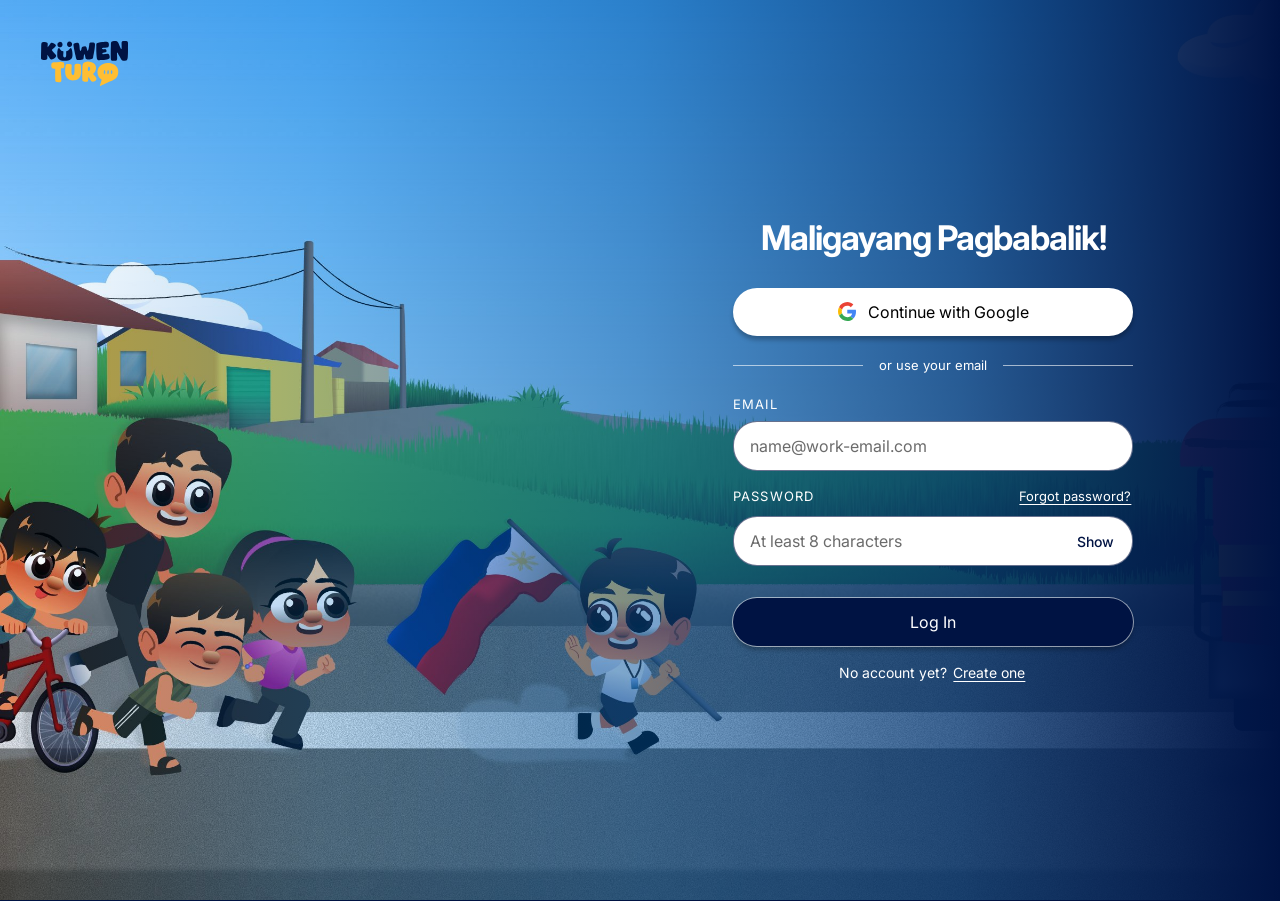
<file: index.html>
<!doctype html>
<html lang="fil">
<head>
  <meta charset="utf-8">
  <title>Kuwenturo</title>
  <meta http-equiv="refresh" content="0; url=login/">
</head>
<body>
  <a href="login/">Pumunta sa Mag-log in</a>
</body>
</html>
</file>
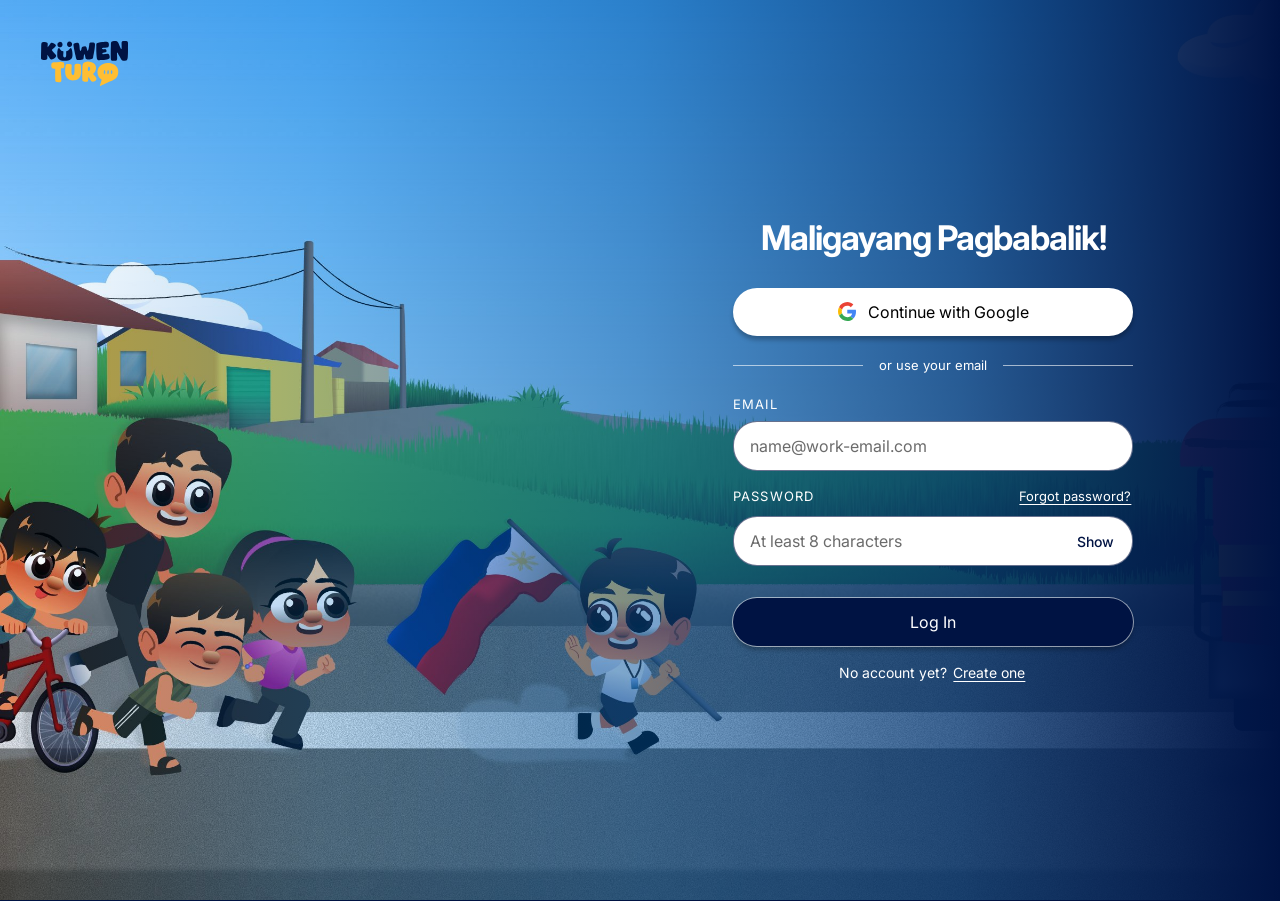
<file: dashboard/index.html>
<!doctype html>
<html lang="fil">
<head>
  <meta charset="utf-8">
  <meta name="viewport" content="width=device-width, initial-scale=1">
  <title>Dashboard — Kuwenturo</title>
  <script>
    // Signed-out visitors go to the sign-in page before anything renders
    (() => {
      let session = null;
      try { session = sessionStorage.getItem('kuwenturo.session'); } catch { /* storage unavailable */ }
      if (!session) {
        try { sessionStorage.setItem('kuwenturo.next', location.hash); } catch { /* storage unavailable */ }
        location.replace('../login/index.html');
      }
    })();
  </script>
  <link rel="preconnect" href="https://fonts.googleapis.com">
  <link rel="preconnect" href="https://fonts.gstatic.com" crossorigin>
  <link href="https://fonts.googleapis.com/css2?family=Arimo:wght@400;700&family=Atkinson+Hyperlegible:ital,wght@0,400;0,700;1,400;1,700&family=Fredoka+One&display=swap" rel="stylesheet">
  <link rel="stylesheet" href="../design-system/tokens.css">
  <link rel="stylesheet" href="dashboard.css?v=9">
  <link rel="stylesheet" href="lakbay.css?v=11">
</head>
<body>
  <a class="skip-link" href="#main">Lumaktaw sa nilalaman</a>

  <!-- Figma 4553:9227 BG -->
  <div class="bg" aria-hidden="true"><div class="bg-frame"><img src="assets/bg.jpg" alt=""></div></div>

  <div class="app" id="app">
    <!-- Figma 4573:968 NAV BAR -->
    <aside class="sidebar" id="sidebar" aria-label="Pangunahing menu">
      <img class="sidebar-art" src="assets/sidebar-art.png" width="567" height="1848" alt="">
      <div class="sidebar-fade" aria-hidden="true"></div>
      <div class="sidebar-top">
        <div class="sidebar-head">
          <a class="emblem" href="#/" aria-label="Kuwenturo — Dashboard">
            <img src="assets/emblem-amber.svg" width="13" height="13" alt="">
          </a>
          <button type="button" class="collapse-btn" id="collapse-btn" aria-controls="sidebar" aria-expanded="true">
            <img src="assets/icon-collapse-white.svg" width="11" height="11" alt="">
            <span class="sr-only" id="collapse-label">Paliitin ang sidebar</span>
          </button>
        </div>

        <nav aria-label="Mga bahagi">
          <ul class="nav-list">
            <li>
              <a class="nav-link" href="#/" data-route="dashboard">
                <span class="nav-icon-slot"><span class="nav-icon">
                  <span class="nav-box"></span>
                  <span class="glyph glyph-home">
                    <span class="part home-body"><img src="assets/nav-home-body.svg" alt=""></span>
                    <span class="part home-shape1"></span>
                    <span class="part home-shape2"><span></span></span>
                  </span>
                </span></span>
                <span class="nav-label">Dashboard</span>
              </a>
            </li>
            <li>
              <a class="nav-link" href="#/gabay-aralin" data-route="gabay-aralin">
                <span class="nav-icon-slot"><span class="nav-icon">
                  <span class="nav-box"></span>
                  <span class="glyph glyph-std">
                    <span class="part gabay-body"><img src="assets/nav-gabay-body.svg" alt=""></span>
                    <img class="part gabay-shape1" src="assets/nav-gabay-shape1.svg" alt="">
                    <img class="part gabay-shape2" src="assets/nav-gabay-shape2.svg" alt="">
                  </span>
                </span></span>
                <span class="nav-label">Gabay Aralin</span>
              </a>
            </li>
            <li>
              <a class="nav-link" href="#/lakbay-aralin" data-route="lakbay-aralin">
                <span class="nav-icon-slot"><span class="nav-icon">
                  <span class="nav-box"></span>
                  <span class="glyph glyph-std">
                    <span class="part lakbay-body"><img src="assets/nav-lakbay-body.svg" alt=""></span>
                    <img class="part lakbay-shape1" src="assets/nav-lakbay-shape1.svg" alt="">
                    <img class="part lakbay-shape2" src="assets/nav-lakbay-shape2.svg" alt="">
                  </span>
                </span></span>
                <span class="nav-label">Lakbay Aralin</span>
              </a>
            </li>
            <li>
              <a class="nav-link" href="#/tulong-aralin" data-route="tulong-aralin">
                <span class="nav-icon-slot"><span class="nav-icon">
                  <span class="nav-box"></span>
                  <span class="glyph glyph-calendar">
                    <img class="part tulong-body" src="assets/nav-tulong-body.svg" alt="">
                    <span class="part tulong-ring tulong-ring1"></span>
                    <span class="part tulong-ring tulong-ring2"></span>
                    <span class="part tulong-page"></span>
                    <span class="part tulong-line tulong-line1"><span></span></span>
                    <span class="part tulong-line tulong-line2"><span></span></span>
                  </span>
                </span></span>
                <span class="nav-label">Tulong Aralin</span>
              </a>
            </li>
            <li>
              <a class="nav-link" href="#/guro-konek" data-route="guro-konek">
                <span class="nav-icon-slot"><span class="nav-icon">
                  <span class="nav-box"></span>
                  <span class="glyph glyph-std">
                    <img class="part konek-body" src="assets/nav-konek-body.svg" alt="">
                    <img class="part konek-shape1" src="assets/nav-konek-shape1.svg" alt="">
                    <img class="part konek-shape2" src="assets/nav-konek-shape2.svg" alt="">
                    <img class="part konek-shape3" src="assets/nav-konek-shape3.svg" alt="">
                  </span>
                </span></span>
                <span class="nav-label">Guro Konek</span>
              </a>
            </li>
          </ul>
        </nav>
      </div>

      <div class="sidebar-foot">
        <a class="nav-link help-btn" href="#/tulong-sa-paggamit" data-route="tulong-sa-paggamit">
          <span class="nav-icon-slot"><img src="assets/icon-help.svg" width="17" height="17" alt=""></span>
          <span class="nav-label">Tulong sa Paggamit</span>
        </a>
      </div>
    </aside>
    <div class="scrim" id="scrim" hidden></div>

    <div class="stage" id="stage">
      <!-- Figma 4553:8466 TOP BUTTONS -->
      <header class="topbar">
        <button type="button" class="menu-btn" id="menu-btn" aria-controls="sidebar" aria-expanded="false">
          <span class="menu-bars" aria-hidden="true"></span>
          <span class="sr-only">Buksan ang menu</span>
        </button>

        <div class="top-actions">
          <button type="button" class="icon-btn btn-search" data-open="search-dialog">
            <span class="btn-crop" aria-hidden="true"><img src="assets/btn-search.png" width="146" height="146" alt=""></span>
            <span class="sr-only">Maghanap</span>
          </button>

          <div class="popover-wrap">
            <button type="button" class="icon-btn btn-bell" aria-expanded="false" aria-controls="notif-panel">
              <img src="assets/btn-notif.png" width="121" height="121" alt="">
              <span class="sr-only">Mga abiso</span>
            </button>
            <div class="popover" id="notif-panel" hidden>
              <h2 class="popover-title">Mga Abiso</h2>
              <p class="popover-empty">Wala kang bagong abiso.</p>
            </div>
          </div>

          <div class="popover-wrap">
            <button type="button" class="icon-btn btn-profile" aria-expanded="false" aria-controls="profile-panel">
              <img src="assets/btn-profile.png" width="121" height="121" alt="">
              <span class="sr-only">Profile</span>
            </button>
            <div class="popover" id="profile-panel" hidden>
              <h2 class="popover-title">Profile</h2>
              <p class="popover-sub" id="profile-who"></p>
              <button type="button" class="logout-btn" id="logout">Mag-log out</button>
            </div>
          </div>
        </div>
      </header>

      <main id="main" tabindex="-1">
        <!-- Dashboard view -->
        <div class="content" id="view-dashboard">
          <!-- Figma 4495:13865 JEEP CARD 1 -->
          <h1 class="hero-sign">
            <img src="assets/sign.png" width="1071" height="572" alt="Tara, Kuwentuhan at Turo Tayo!">
          </h1>

          <section class="section" aria-labelledby="aralin-heading">
            <div class="section-head">
              <h2 id="aralin-heading" class="section-title">Mga Aralin</h2>
              <!-- Figma 4495:13286 NAANTALA BUTTON -->
              <div class="segmented" role="group" aria-label="Ipakita ang mga aralin">
                <button type="button" class="seg-btn" data-filter="naantala" aria-pressed="true">Naantala</button>
                <button type="button" class="seg-btn" data-filter="natapos" aria-pressed="false">Natapos</button>
              </div>
            </div>
            <div class="lessons-wrap">
              <ul class="lessons" id="lessons"></ul>
              <p class="empty" id="lessons-empty" hidden></p>
            </div>
          </section>

          <section class="section" aria-labelledby="iskedyul-heading">
            <div class="section-head">
              <h2 id="iskedyul-heading" class="section-title">Iskedyul Ngayong Linggo</h2>
              <!-- Figma 4495:13291 DATE BUTTON -->
              <div class="week-nav">
                <button type="button" class="week-arrow week-prev" id="week-prev">
                  <img src="assets/chevron.svg" width="24" height="24" alt="">
                  <span class="sr-only">Nakaraang linggo</span>
                </button>
                <p class="week-label" id="week-label" aria-live="polite"></p>
                <button type="button" class="week-arrow week-next" id="week-next">
                  <img src="assets/chevron.svg" width="24" height="24" alt="">
                  <span class="sr-only">Susunod na linggo</span>
                </button>
              </div>
            </div>
            <ul class="schedule" id="schedule"></ul>
            <p class="empty" id="schedule-empty" hidden>Walang naka-iskedyul na aralin sa linggong ito.</p>
          </section>
        </div>

        <!-- Gabay Aralin view (Figma 4553:8476) -->
        <div class="content gabay" id="view-gabay" hidden>
          <header class="gabay-head">
            <h1 class="gabay-title" id="gabay-title" tabindex="-1">Gabay Aralin</h1>
            <p class="gabay-sub">Alamin ang mga gabay na kasagutan at nilalaman ng bawat aralin.</p>
          </header>

          <div class="gabay-controls">
            <!-- Figma 4553:9114 CHOOSE LEVEL BUTTON -->
            <div class="segmented" role="group" aria-label="Pumili ng kalye" id="street-tabs"></div>
            <!-- Figma 4553:8947 SELECT STORY BUTTON -->
            <div class="week-nav story-nav">
              <button type="button" class="week-arrow week-prev" id="story-prev">
                <img src="assets/chevron.svg" width="24" height="24" alt="">
                <span class="sr-only">Nakaraang kuwento</span>
              </button>
              <p class="week-label" id="story-label" aria-live="polite"></p>
              <button type="button" class="week-arrow week-next" id="story-next">
                <img src="assets/chevron.svg" width="24" height="24" alt="">
                <span class="sr-only">Susunod na kuwento</span>
              </button>
            </div>
          </div>

          <div id="gabay-body"></div>
        </div>

        <!-- Tulong Aralin view (Figma 4553:11578, 4879:2240, 4879:11109) -->
        <div class="content tulong" id="view-tulong" hidden>
          <header class="gabay-head">
            <h1 class="gabay-title" id="tulong-title" tabindex="-1">Tulong Aralin</h1>
            <p class="gabay-sub tulong-sub">Planuhin ang mga gawain at aralin para sa linggong ito.</p>
          </header>

          <!-- Figma 4553:11667 DATE BUTTON -->
          <div class="week-nav tulong-week">
            <button type="button" class="week-arrow week-prev" id="tulong-week-prev">
              <img src="assets/chevron.svg" width="24" height="24" alt="">
              <span class="sr-only">Nakaraang linggo</span>
            </button>
            <p class="week-label" id="tulong-week-label" aria-live="polite"></p>
            <button type="button" class="week-arrow week-next" id="tulong-week-next">
              <img src="assets/chevron.svg" width="24" height="24" alt="">
              <span class="sr-only">Susunod na linggo</span>
            </button>
          </div>

          <!-- Figma 4553:11614 SCHED CARDS -->
          <ul class="day-cards" id="day-cards" aria-label="Plano sa linggong ito"></ul>

          <section class="street-panel" aria-labelledby="street-prompt">
            <div class="street-bar">
              <button type="button" class="street-arrow" id="street-prev" aria-label="Nakaraang kalye">
                <img src="assets/tulong-arrow-prev.png" width="77" height="82" alt="">
              </button>
              <img class="street-sign" id="street-sign" src="assets/tulong-sign-masipag.png" width="527" height="164" alt="Masipag Street">
              <button type="button" class="street-arrow" id="street-next" aria-label="Susunod na kalye">
                <img src="assets/tulong-arrow-next.png" width="77" height="82" alt="">
              </button>
            </div>
            <h2 class="street-prompt" id="street-prompt">Narito ang mga kuwento na maaari mong pagpilian:</h2>
            <ul class="story-cards" id="story-cards"></ul>
          </section>
        </div>

        <!-- Guro Konek view (Figma 4557:12327) -->
        <div class="content guro" id="view-guro" hidden>
          <header class="gabay-head">
            <h1 class="gabay-title" id="guro-title" tabindex="-1">Guro Konek</h1>
            <p class="gabay-sub">Makipag-ugnayan sa mga magulang ukol sa obserbasyon ng bata.</p>
          </header>

          <!-- Figma 4557:12499; the sections come from the profile step, Figma 4937:7133 -->
          <div class="week-nav tulong-week">
            <button type="button" class="week-arrow week-prev" id="section-prev">
              <img src="assets/chevron.svg" width="24" height="24" alt="">
              <span class="sr-only">Nakaraang seksyon</span>
            </button>
            <p class="week-label" id="section-label" aria-live="polite"></p>
            <button type="button" class="week-arrow week-next" id="section-next">
              <img src="assets/chevron.svg" width="24" height="24" alt="">
              <span class="sr-only">Susunod na seksyon</span>
            </button>
          </div>

          <!-- Figma 4879:11961 -->
          <ul class="obs-cards" id="obs-cards" tabindex="0" aria-label="Mga obserbasyon ng magulang"></ul>

          <!-- Figma 4557:12510 REPLY CARD -->
          <section class="tugon-panel" aria-labelledby="tugon-heading">
            <h2 class="tugon-sign" id="tugon-heading">
              <img src="assets/tugon-sign.png" width="323" height="90" alt="Iyong Tugon">
            </h2>
            <form class="tugon-form" id="tugon-form" novalidate>
              <div class="tugon-field">
                <p class="tugon-target" id="tugon-target" hidden>
                  <span id="tugon-target-text"></span>
                  <button type="button" class="tugon-target-clear" id="tugon-target-clear" aria-label="Huwag nang tumugon sa obserbasyong ito">×</button>
                </p>
                <label class="sr-only" for="tugon-text">Iyong tugon</label>
                <textarea id="tugon-text" maxlength="500" placeholder="Type here" aria-describedby="tugon-count tugon-error"></textarea>
                <div class="tugon-foot">
                  <span class="tugon-count" id="tugon-count">0/500</span>
                  <span id="tugon-send"></span>
                </div>
              </div>
              <p class="tugon-error" id="tugon-error" role="alert"></p>
            </form>
            <img class="tugon-teacher" src="assets/tugon-teacher.png" width="316" height="347" alt="">
          </section>
        </div>

        <!-- Lakbay Aralin: Figma 4763:8758, 4763:12150, 4786:1868 / 3613 / 4420 (1200 × 900 frames) -->
        <!-- Tulong sa Paggamit (Figma 1146:9818; Paano Gamitin rows open as 1146:9091, 7996, 8365, 8728, 9454) -->
        <div class="content tsp" id="view-tsp" hidden>
          <header class="gabay-head">
            <h1 class="gabay-title" id="tsp-title" tabindex="-1">Tulong sa Paggamit</h1>
            <p class="gabay-sub">Tignan ang mga gabay na makakatulong sa iyong pagtuturo.</p>
          </header>
          <div class="tsp-wrap">
            <section class="tsp-tutorial" aria-label="Video tutorial">
              <div class="tsp-video" role="img" aria-label="Video tutorial (wala pang video)">
                <div class="tsp-video-cap">
                  <p class="tsp-video-title">Video Tutorial</p>
                  <p class="tsp-video-desc">Video Tutorial Description</p>
                  <span class="tsp-video-track"></span>
                </div>
              </div>
              <ol class="tsp-chapters" id="tsp-chapters" aria-label="Mga bahagi ng video"></ol>
            </section>
            <section class="tsp-faq" aria-labelledby="tsp-faq-title">
              <h2 class="tsp-faq-title" id="tsp-faq-title" tabindex="-1">Paano Gamitin?</h2>
              <ul class="tsp-list" id="tsp-list"></ul>
            </section>
            <p class="tsp-note" id="tsp-note" hidden>Sanggunian: EDCOM2, BookSan: Ang Kinabukasan, Kuwento Mo ’To! campaign. Ang mga tip ay pinaikling adaptasyon para sa Kuwenturo, hindi direktang sipi o opisyal na pag-endorso ng EDCOM2.</p>
            <nav class="jeep tsp-jeep" aria-label="Mga bahagi ng Tulong sa Paggamit">
              <img class="jeep-art" src="assets/gabay-jeep.png" alt="">
              <a class="jeep-sign tsp-sign tsp-sign-paano" href="#/tulong-sa-paggamit" aria-current="page"><img src="assets/tsp-sign-paano.png" alt="Paano Gamitin"></a>
              <a class="jeep-sign tsp-sign tsp-sign-tips" href="#/tulong-sa-paggamit/turo-tips"><img src="assets/tsp-sign-tips.png" alt="Turo Tips"></a>
              <a class="jeep-sign tsp-sign tsp-sign-itanong" href="#/tulong-sa-paggamit/madalas-itanong"><img src="assets/tsp-sign-itanong.png" alt="Madalas Itanong"></a>
            </nav>
          </div>
        </div>

        <div class="lk" id="view-lakbay" hidden>
          <section class="lk-scene lk-start" id="lk-start" aria-labelledby="lk-start-title" hidden>
            <img class="lk-bg" src="assets/lakbay/bg-start.jpg" width="1496" height="1034" alt="">
            <div class="lk-stage">
              <div class="lk-plate lk-plate-start">
                <svg class="lk-dash" viewBox="0 0 743 94.66" aria-hidden="true"><rect x="1.7" y="1.7" width="739.6" height="91.26" rx="9.7" fill="none" stroke="#001343" stroke-width="3.46" stroke-dasharray="15.9"/></svg>
                <p>Samahan natin si Biboy sa kanyang lakbay ng pagtuklas—sa kuwento at sa mundong nakikita niya sa sarili niyang mga mata</p>
              </div>
              <div class="lk-title lk-title-start">
                <i class="lk-tab lk-tab-1"></i><i class="lk-tab lk-tab-2"></i>
                <div class="lk-title-board">
                  <h1 id="lk-start-title" tabindex="-1">LAKBAY ARALIN</h1>
                  <svg class="lk-dash" viewBox="0 0 696.2 119.6" preserveAspectRatio="none" aria-hidden="true"><rect x="1.25" y="1.25" width="693.7" height="117.1" fill="none" stroke="#FFFBF4" stroke-width="2.5" stroke-dasharray="19.2"/></svg>
                </div>
              </div>
              <div class="lk-go" id="lk-go"></div>
            </div>
          </section>

          <section class="lk-scene lk-full lk-saan" id="lk-saan" aria-labelledby="lk-saan-title" hidden>
            <img class="lk-bg" src="assets/lakbay/bg-saan.jpg" width="1374" height="1259" alt="">
            <div class="lk-stage">
              <img class="lk-biboy" src="assets/lakbay/biboy-saan.png" width="559" height="788" alt="">
              <div class="lk-plate lk-plate-saan">
                <svg class="lk-dash" viewBox="0 0 551 70.2" aria-hidden="true"><rect x="1.3" y="1.3" width="548.4" height="67.6" rx="7.2" fill="none" stroke="#001343" stroke-width="2.56" stroke-dasharray="11.8"/></svg>
                <p>Ang bawat kalye ay mayroong kuwento, aral, at sayang nag-aantay. Pumili ng daan at simulan ang lakbay!</p>
              </div>
              <div class="lk-title lk-title-saan">
                <i class="lk-tab lk-tab-1"></i><i class="lk-tab lk-tab-2"></i>
                <div class="lk-title-board">
                  <h1 id="lk-saan-title" tabindex="-1">SAAN PATUNGO?</h1>
                  <svg class="lk-dash" viewBox="0 0 696.2 119.6" preserveAspectRatio="none" aria-hidden="true"><rect x="1.25" y="1.25" width="693.7" height="117.1" fill="none" stroke="#FFFBF4" stroke-width="2.5" stroke-dasharray="19.2"/></svg>
                </div>
              </div>
              <div id="lk-signs"></div>
              <a class="lk-close" href="#/lakbay-aralin" aria-label="Isara at bumalik sa Lakbay Aralin"><img src="assets/lakbay/close.png" width="117" height="114" alt=""></a>
            </div>
          </section>

          <section class="lk-scene lk-full lk-street" id="lk-street" aria-labelledby="lk-street-title" hidden>
            <img class="lk-bg" src="assets/lakbay/bg-street.jpg" width="1289" height="1117" alt="">
            <div class="lk-stage">
              <img class="lk-board" src="assets/lakbay/board.png" width="1149" height="657" alt="">
              <div class="lk-street-sign">
                <svg viewBox="0 0 711 99" aria-hidden="true">
                  <defs><linearGradient id="lk-sign-fill"><stop offset=".02" stop-color="#FFAE00"/><stop offset=".49" stop-color="#FBCB39"/><stop offset="1" stop-color="#FFAE00"/></linearGradient></defs>
                  <path d="M0 0H711V67.74L355.5 99L0 67.74Z" fill="url(#lk-sign-fill)"/>
                  <path d="M1.5 1.5H709.5V66.4L355.5 97.5L1.5 66.4Z" fill="none" stroke="#FFFBF4" stroke-width="3" stroke-dasharray="23"/>
                </svg>
                <h1 id="lk-street-title" tabindex="-1"></h1>
              </div>
              <p class="lk-pick">Narito ang mga kuwento na maaari mong pagpilian:</p>
              <ul class="lk-cards" id="lk-cards"></ul>
              <a class="lk-arrow lk-prev" id="lk-prev" href="#/lakbay-aralin/matatag"><img src="assets/lakbay/arrow-prev.png" width="226" height="224" alt=""></a>
              <a class="lk-arrow lk-next" id="lk-next" href="#/lakbay-aralin/matiyaga"><img src="assets/lakbay/arrow-next.png" width="226" height="224" alt=""></a>
              <img class="lk-back" src="assets/lakbay/biboy-back.png" width="381" height="536" alt="">
              <a class="lk-close" href="#/lakbay-aralin/saan-patungo" aria-label="Isara at bumalik sa Saan Patungo"><img src="assets/lakbay/close.png" width="117" height="114" alt=""></a>
            </div>
            <!-- Story card over the blurred street: Figma 898:28061 -->
            <div class="lk-veil" id="lk-veil" hidden></div>
            <div class="lk-stage lk-modal" id="lk-modal" role="dialog" aria-modal="true" aria-labelledby="lk-modal-no" hidden>
              <img class="lk-head" id="lk-head" src="assets/lakbay/k1-head.png" width="210" height="150" alt="">
              <div class="lk-m-card">
                <i class="lk-tab lk-m-tab-1"></i><i class="lk-tab lk-m-tab-2"></i>
                <a class="lk-m-close" id="lk-m-close" href="#/lakbay-aralin/masipag" aria-label="Isara ang kard ng kuwento">
                  <svg viewBox="0 0 75.3 54" aria-hidden="true">
                    <defs><linearGradient id="lk-tab-red" x1="0" y1="0" x2="0" y2="1"><stop stop-color="#C9373C"/><stop offset="1" stop-color="#9D0A0A"/></linearGradient></defs>
                    <path d="M75.31 45.67V17.03C75.31 13.32 72.88 10.06 69.33 9L40.17.35C38.62-.11 36.97-.12 35.42.34L6 9.01C2.44 10.06 0 13.33 0 17.04V45.67C0 50.29 3.75 54.03 8.37 54.03H66.95C71.57 54.03 75.31 50.29 75.31 45.67Z" fill="url(#lk-tab-red)"/>
                    <g fill="none" stroke="#FFFBF4" stroke-width="3.1"><circle cx="37.6" cy="28" r="14"/><path d="M33 23.4l9.3 9.3M42.3 23.4l-9.3 9.3"/></g>
                  </svg>
                </a>
                <div class="lk-m-panel">
                  <svg class="lk-dash" viewBox="0 0 1082.6 387.8" aria-hidden="true"><rect x="2.6" y="2.6" width="1077.4" height="382.6" rx="31" fill="none" stroke="#001343" stroke-width="5.23" stroke-dasharray="24"/></svg>
                  <img class="lk-m-art" id="lk-m-art" width="264" height="304" alt="">
                  <div class="lk-m-info">
                    <p class="lk-m-street" id="lk-m-street"></p>
                    <h2 class="lk-m-title" id="lk-m-title"></h2>
                    <ul class="lk-m-facts">
                      <li><svg viewBox="0 0 19 19" aria-hidden="true"><circle cx="9.47" cy="9.47" r="7.1" fill="none" stroke="#33363F" stroke-width="1.58"/><path d="M13 9.47H9.67a.2.2 0 0 1-.2-.2V6.7" fill="none" stroke="#33363F" stroke-width="1.58" stroke-linecap="round"/></svg><span id="lk-m-time"></span></li>
                      <li><svg viewBox="0 0 19 19" aria-hidden="true"><path d="M8 5.23C8.62 3.68 8.93 2.91 9.47 2.91S10.31 3.68 10.93 5.23L10.96 5.3C11.31 6.18 11.49 6.61 11.84 6.88S12.67 7.19 13.61 7.27L13.78 7.29C15.31 7.42 16.08 7.49 16.25 7.98S15.84 8.99 14.7 10.02L14.32 10.37C13.74 10.9 13.45 11.16 13.32 11.5A2 2 0 0 0 13.26 11.7C13.17 12.06 13.25 12.44 13.42 13.2L13.47 13.44C13.79 14.84 13.94 15.54 13.67 15.84A.9.9 0 0 1 13.29 16.07C12.9 16.18 12.34 15.73 11.23 14.82 10.5 14.23 10.14 13.93 9.72 13.86A1.6 1.6 0 0 0 9.22 13.86C8.8 13.93 8.44 14.23 7.71 14.82 6.59 15.73 6.04 16.18 5.65 16.07A.9.9 0 0 1 5.27 15.84C5 15.54 5.15 14.84 5.46 13.44L5.51 13.2C5.68 12.44 5.77 12.06 5.68 11.7A2 2 0 0 0 5.62 11.5C5.48 11.16 5.19 10.9 4.62 10.37L4.24 10.02C3.1 8.99 2.53 8.47 2.69 7.98S3.62 7.42 5.16 7.29L5.33 7.27C6.26 7.19 6.73 7.14 7.09 6.88S7.62 6.18 7.97 5.3Z" fill="none" stroke="#33363F" stroke-width="1.58"/></svg><span id="lk-m-aralin"></span></li>
                      <li><svg viewBox="0 0 17 17" aria-hidden="true"><path fill="#222" fill-rule="evenodd" d="M4.57 11.24H11.24C12.56 11.24 13.23 11.24 13.64 10.83 14.05 10.42 14.05 9.75 14.05 8.43V4.92C14.05 3.59 14.05 2.93 13.64 2.52 13.23 2.11 12.56 2.11 11.24 2.11H5.62C4.29 2.11 3.63 2.11 3.22 2.52 2.81 2.93 2.81 3.59 2.81 4.92V13C2.81 12.03 3.6 11.24 4.57 11.24ZM11.94 5.62C11.94 4.84 11.31 4.21 10.54 4.21H6.32C5.55 4.21 4.92 4.84 4.92 5.62S5.55 7.03 6.32 7.03H10.54C11.31 7.03 11.94 6.4 11.94 5.62Z"/><path d="M4.6 14.75H14" stroke="#222" stroke-width="1.4"/></svg><span id="lk-m-salita"></span></li>
                    </ul>
                    <h3>Aral</h3>
                    <p class="lk-m-text" id="lk-m-aral"></p>
                    <h3>Paksa</h3>
                    <p class="lk-m-text" id="lk-m-paksa"></p>
                  </div>
                </div>
                <div class="lk-m-sign">
                  <svg viewBox="0 0 743.7 94" preserveAspectRatio="none" aria-hidden="true">
                    <defs><linearGradient id="lk-m-fill"><stop stop-color="#001343"/><stop offset=".48" stop-color="#002581"/><stop offset=".93" stop-color="#001343"/></linearGradient></defs>
                    <path d="M0 0H743.7V64.3L371.85 94L0 64.3Z" fill="url(#lk-m-fill)"/>
                    <path d="M1.6 1.6H742.1V62.8L371.85 92.4L1.6 62.8Z" fill="none" stroke="#FFFBF4" stroke-width="3.14" stroke-dasharray="24"/>
                  </svg>
                  <h1 id="lk-modal-no" tabindex="-1"></h1>
                </div>
              </div>
              <div class="lk-m-go" id="lk-m-go"></div>
            </div>
          </section>

          <!-- Three steps of a story: Figma 9:15863 -->
          <section class="lk-scene lk-full lk-steps" id="lk-steps" aria-labelledby="lk-steps-title" hidden>
            <i class="lk-steps-panel"></i>
            <div class="lk-stage">
              <img class="lk-cloud lk-cloud-l" src="assets/lakbay/cloud.png" width="676" height="393" alt="">
              <img class="lk-cloud lk-cloud-r" src="assets/lakbay/cloud.png" width="676" height="393" alt="">
              <img class="lk-s-biboy" src="assets/lakbay/k1-biboy.png" width="209" height="257" alt="">
              <div class="lk-plate lk-plate-steps">
                <svg class="lk-dash" viewBox="0 0 932.2 118.8" aria-hidden="true"><rect x="2.2" y="2.2" width="927.8" height="114.4" rx="12" fill="none" stroke="#001343" stroke-width="4.34" stroke-dasharray="19.94"/></svg>
                <p>Piliin ang susunod na hakbang sa iyong lakbay ng pagbabasa</p>
              </div>
              <i class="lk-tab lk-s-tab-1"></i><i class="lk-tab lk-s-tab-2"></i>
              <div class="lk-s-board">
                <h1 id="lk-steps-title" tabindex="-1"></h1>
                <svg class="lk-dash" viewBox="0 0 763 150" aria-hidden="true"><rect x="1.6" y="1.6" width="759.8" height="146.8" fill="none" stroke="#FFFBF4" stroke-width="3.15" stroke-dasharray="24.14"/></svg>
              </div>
              <img class="lk-s-hand" src="assets/lakbay/k1-hand.png" width="72" height="42" alt="">
              <div id="lk-step-signs"></div>
              <a class="lk-close" id="lk-steps-close" href="#/lakbay-aralin" aria-label="Isara at bumalik sa kard ng kuwento"><img src="assets/lakbay/close.png" width="117" height="114" alt=""></a>
            </div>
          </section>

          <!-- Bago Basahin, Starting Page: Figma 9:9821 (a tall signpost that scrolls) -->
          <section class="lk-scene lk-full lk-tall" id="lk-tall" aria-labelledby="bb-tall-title" hidden>
            <div class="bb-tall-size" id="bb-tall-size">
              <div class="lk-stage bb-tall-stage">
                <img class="bb-cloud" src="assets/lakbay/cloud.png" style="left:846px;top:303px" alt="">
                <img class="bb-cloud" src="assets/lakbay/cloud.png" style="left:-195px;top:1558px" alt="">
                <img class="bb-cloud" src="assets/lakbay/cloud.png" style="left:846px;top:2883px" alt="">
                <i class="bb-pole"></i>
                <img class="bb-a bb-books" src="assets/lakbay/bago/books.png" alt="">
                <img class="bb-a bb-open-book" src="assets/lakbay/kuwento/open-book.svg" alt="">
                <img class="bb-a bb-clip" src="assets/lakbay/kuwento/clipboard.svg" alt="">
                <div class="bb-tall-sign">
                  <span class="bb-t-frame">
                    <b class="lk-step-no" id="bb-tall-no">1</b>
                    <span class="bb-t-board"><span id="bb-tall-board">BAGO<br>BASAHIN</span></span>
                    <span class="bb-t-note"><span id="bb-tall-note">Maghanda bago basahin ang kuwento</span></span>
                  </span>
                </div>
                <h1 class="sr-only" id="bb-tall-title" tabindex="-1">Bago Basahin</h1>
                <img class="bb-a bb-spark-1" src="assets/lakbay/bago/spark.png" alt="">
                <img class="bb-a bb-spark-2" src="assets/lakbay/bago/spark.png" alt="">
                <section class="bb-misyon" aria-labelledby="bb-misyon-h">
                  <div class="bb-misyon-in"><h2 id="bb-misyon-h">MISYON</h2><p id="bb-tall-misyon"></p></div>
                </section>
                <section class="bb-layunin" aria-labelledby="bb-layunin-h">
                  <div class="bb-layunin-head">
                    <svg viewBox="0 0 751 137" preserveAspectRatio="none" aria-hidden="true">
                      <defs><linearGradient id="bb-green"><stop offset=".02" stop-color="#136C39"/><stop offset=".49" stop-color="#29BF68"/><stop offset="1" stop-color="#136C39"/></linearGradient></defs>
                      <path d="M0 0H751V94L375.5 137L0 94Z" fill="url(#bb-green)"/>
                      <path d="M1.6 1.6H749.4V92.5L375.5 135.4L1.6 92.5Z" fill="none" stroke="#FFFBF4" stroke-width="3.1" stroke-dasharray="23"/>
                    </svg>
                    <h2 id="bb-layunin-h">LAYUNIN</h2>
                  </div>
                  <p class="bb-layunin-lead" id="bb-tall-lead">Sa pagtatapos ng aralin, ito ang mga inaasahang matutukoy ng mga mag-aaral:</p>
                  <ul id="bb-tall-layunin"></ul>
                  <div class="pk-gawain" id="bb-tall-gawain" hidden></div>
                </section>
                <img class="bb-a bb-hill" src="assets/lakbay/bago/hill.png" alt="">
                <img class="bb-a bb-road" src="assets/lakbay/bago/road.jpg" alt="">
                <img class="bb-a bb-slow" src="assets/lakbay/bago/slow-sign.png" alt="">
                <img class="bb-a bb-point" src="assets/lakbay/bago/biboy-point.png" alt="">
              </div>
            </div>
            <div class="bb-nav-stage">
              <a class="bb-nav bb-prev" id="bb-tall-prev" href="#/" aria-label="Bumalik sa mga hakbang"><img src="assets/lakbay/bago/arrow-back.png" alt=""></a>
              <a class="bb-nav bb-next" id="bb-tall-next" href="#/" aria-label="Susunod"><img src="assets/lakbay/bago/arrow-go.png" alt=""></a>
            </div>
          </section>

          <!-- Bago Basahin, other screens: Figma 913:3399 -->
          <section class="lk-scene lk-full lk-bb" id="lk-bb" aria-label="Bago Basahin" hidden>
            <img class="lk-bg" src="assets/lakbay/bago/bg-alam.jpg" alt="">
            <div class="lk-stage" id="bb-stage"></div>
            <div class="lk-veil bb-veil" id="bb-veil" hidden></div>
            <div class="lk-stage lk-modal bb-modal" id="bb-modal" role="dialog" aria-modal="true" hidden></div>
            <div class="bb-nav-stage" id="bb-nav">
              <a class="bb-nav bb-prev" id="bb-prev" href="#/"><img src="assets/lakbay/bago/arrow-back.png" alt=""></a>
              <a class="bb-nav bb-next" id="bb-next" href="#/"><img src="assets/lakbay/bago/arrow-go.png" alt=""></a>
            </div>
          </section>

          <!-- Ang Basahin, the story: Figma 1012:4296 -->
          <section class="lk-scene lk-full lk-story" id="lk-story" aria-label="Ang Basahin" hidden>
            <div class="st-art" id="st-art"></div>
            <img class="st-box" src="assets/lakbay/kuwento/box.png" alt="">
            <div class="lk-stage" id="st-stage"></div>
            <div class="bb-nav-stage">
              <a class="bb-nav bb-prev" id="st-prev" href="#/" aria-label="Nakaraan"><img src="assets/lakbay/bago/arrow-back.png" alt=""></a>
              <a class="bb-nav bb-next" id="st-next" href="#/" aria-label="Susunod"><img src="assets/lakbay/bago/arrow-go.png" alt=""></a>
            </div>
          </section>

          <!-- Tuklasin, Ang Nawawalang Larawan: Figma 1049:3008, 1049:4657 -->
          <section class="lk-scene lk-full lk-tk" id="lk-tk" aria-label="Tuklasin" hidden>
            <img class="tk-bg" id="tk-bg" src="assets/lakbay/tuklasin/bg-1.jpg" alt="">
            <div class="lk-stage" id="tk-stage"></div>
            <nav class="tk-top" id="tk-top" aria-label="Mga gabay sa gawain" hidden>
              <a id="tk-daloy" href="#/" aria-label="Daloy ng Gawain"><img src="assets/lakbay/tuklasin/btn-daloy.png" alt=""></a>
              <a id="tk-sagot" href="#/" aria-label="Tamang sagot at paliwanag"><img src="assets/lakbay/tuklasin/btn-sagot.png" alt=""></a>
              <a id="tk-gamit" href="#/" aria-label="Mga kagamitan"><img src="assets/lakbay/tuklasin/btn-gamit.png" alt=""></a>
            </nav>
            <div class="bb-nav-stage" id="tk-nav">
              <a class="bb-nav bb-prev" id="tk-prev" href="#/" aria-label="Nakaraan"><img src="assets/lakbay/bago/arrow-back.png" alt=""></a>
              <a class="bb-nav bb-next" id="tk-next" href="#/" aria-label="Susunod"><img src="assets/lakbay/bago/arrow-go.png" alt=""></a>
            </div>
          </section>
        </div>

        <!-- Section and lesson pages -->
        <div class="content" id="view-page" hidden>
          <article class="page-card">
            <a class="back-link" href="#/">← Bumalik sa Dashboard</a>
            <p class="page-kicker" id="page-kicker"></p>
            <h1 class="page-title" id="page-title" tabindex="-1"></h1>
            <div id="page-body"></div>
          </article>
        </div>
      </main>
    </div>
  </div>

  <!-- Search -->
  <dialog class="dialog" id="search-dialog" aria-labelledby="search-title">
    <div class="dialog-head">
      <h2 class="dialog-title" id="search-title">Maghanap ng aralin</h2>
      <button type="button" class="dialog-close" data-close aria-label="Isara">×</button>
    </div>
    <label class="sr-only" for="search-input">Pamagat, kalye, o paksa</label>
    <input class="search-input" id="search-input" type="search" placeholder="Pamagat, kalye, o paksa…" autocomplete="off" aria-describedby="search-count">
    <p class="search-count" id="search-count" aria-live="polite"></p>
    <ul class="search-results" id="search-results"></ul>
  </dialog>

  <!-- Palitan: swap the lesson scheduled on a day -->
  <dialog class="dialog" id="swap-dialog" aria-labelledby="swap-title" aria-describedby="swap-desc">
    <form method="dialog" id="swap-form">
      <div class="dialog-head">
        <h2 class="dialog-title" id="swap-title">Palitan ang aralin</h2>
        <button type="button" class="dialog-close" data-close aria-label="Isara">×</button>
      </div>
      <p class="search-count" id="swap-desc"></p>
      <fieldset class="swap-list" id="swap-list">
        <legend class="sr-only">Pumili ng bagong aralin</legend>
      </fieldset>
      <div class="dialog-actions">
        <button type="button" class="btn-text" data-close>Kanselahin</button>
        <button type="submit" class="btn-solid">Palitan</button>
      </div>
    </form>
  </dialog>

  <!-- Tulong Aralin: pick, change or remove the story on the current day -->
  <dialog class="dialog" id="plan-dialog" aria-labelledby="plan-title" aria-describedby="plan-desc">
    <form method="dialog" id="plan-form">
      <div class="dialog-head">
        <h2 class="dialog-title" id="plan-title"></h2>
        <button type="button" class="dialog-close" data-close aria-label="Isara">×</button>
      </div>
      <p class="search-count" id="plan-desc"></p>
      <fieldset class="swap-list" id="plan-list">
        <legend class="sr-only">Pumili ng kuwento</legend>
      </fieldset>
      <div class="dialog-actions">
        <button type="button" class="btn-text btn-remove" id="plan-remove" hidden>Alisin</button>
        <button type="button" class="btn-text" data-close>Kanselahin</button>
        <button type="submit" class="btn-solid" id="plan-submit"></button>
      </div>
    </form>
  </dialog>

  <!-- Gabay Aralin: Bago Basahin / Basahin / Pagkatapos Basahin (Figma 4590:20345, 4590:20603, 4591:20877) -->
  <dialog class="guide-modal" id="guide-dialog" aria-labelledby="guide-title">
    <div class="guide-panel">
      <h2 class="guide-sign" id="guide-title"><img id="guide-sign" src="" alt=""></h2>
      <button type="button" class="dialog-close guide-close" data-close aria-label="Isara">×</button>
      <div class="guide-sections" id="guide-sections"></div>
    </div>
  </dialog>


  <script src="guides.js"></script>
  <script src="dashboard.js?v=11"></script>
</body>
</html>
</file>
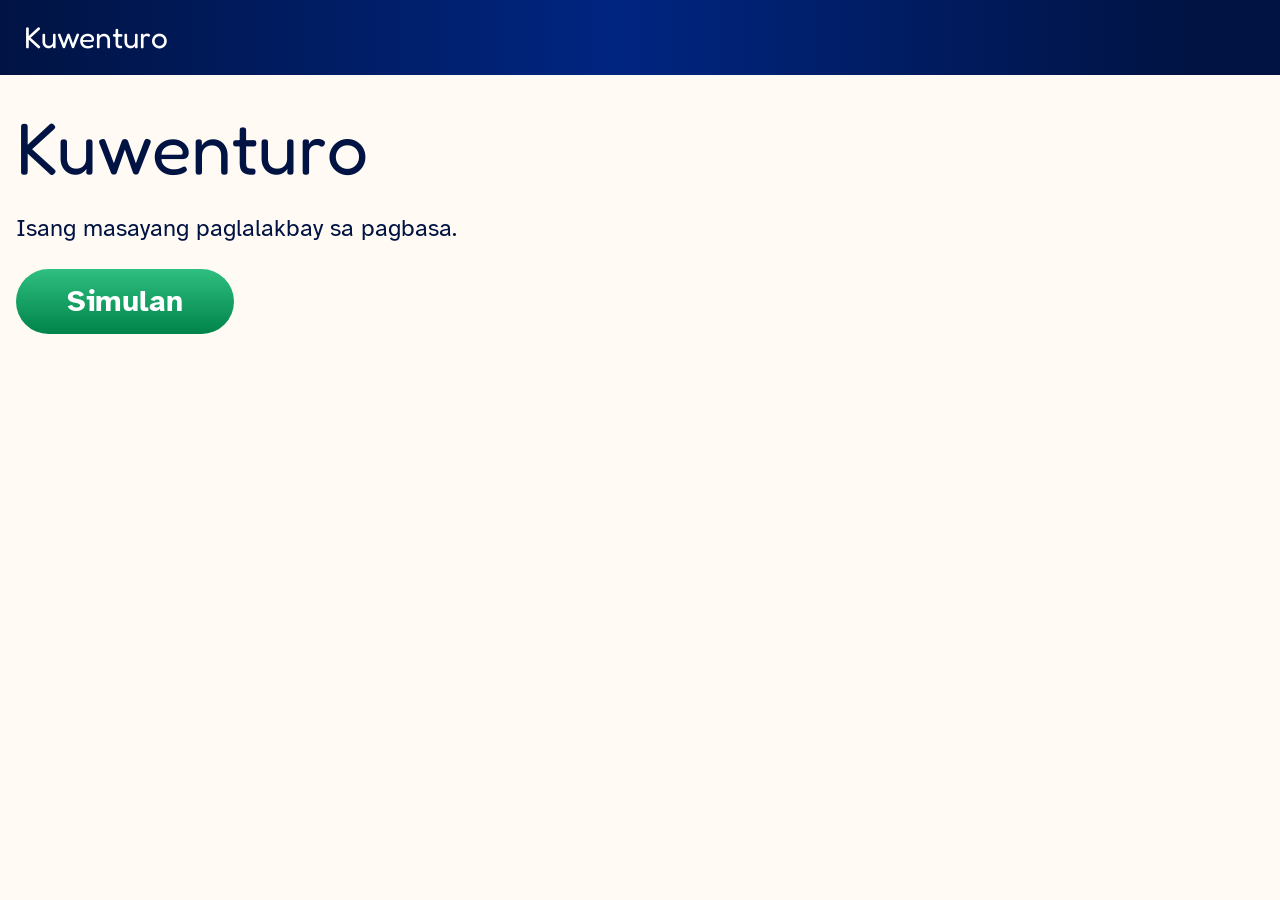
<file: html/index.html>
<!doctype html>
<html lang="fil">
<head>
  <meta charset="utf-8">
  <meta name="viewport" content="width=device-width, initial-scale=1">
  <title>Kuwenturo</title>
  <link rel="preconnect" href="https://fonts.googleapis.com">
  <link href="https://fonts.googleapis.com/css2?family=Fredoka+One&family=Atkinson+Hyperlegible:wght@400;700&display=swap" rel="stylesheet">
  <link rel="stylesheet" href="../design-system/tokens.css">
  <link rel="stylesheet" href="../css/styles.css">
</head>
<body>
  <nav class="nav">Kuwenturo</nav>
  <main>
    <h1>Kuwenturo</h1>
    <p>Isang masayang paglalakbay sa pagbasa.</p>
    <button class="btn-pill" type="button">Simulan</button>
  </main>
  <script src="../js/main.js"></script>
</body>
</html>
</file>
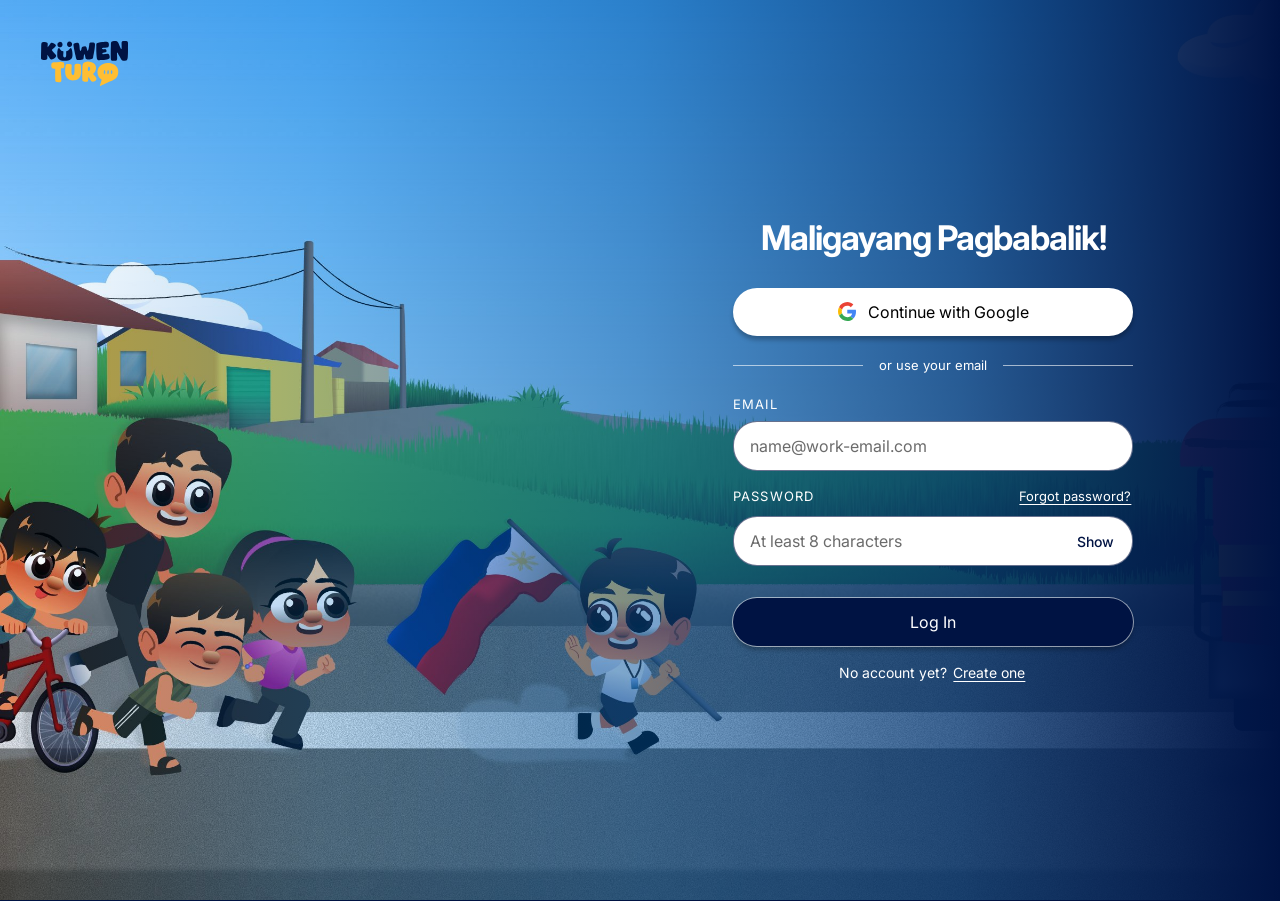
<file: login/index.html>
<!doctype html>
<html lang="en">
<head>
  <meta charset="utf-8">
  <meta name="viewport" content="width=device-width, initial-scale=1">
  <title>Log in — Kuwenturo</title>
  <link rel="preconnect" href="https://fonts.googleapis.com">
  <link rel="preconnect" href="https://fonts.gstatic.com" crossorigin>
  <link href="https://fonts.googleapis.com/css2?family=Atkinson+Hyperlegible:wght@400;700&family=Fredoka+One&family=Inter:wght@400;500;700&display=swap" rel="stylesheet">
  <link rel="stylesheet" href="../design-system/tokens.css">
  <link rel="stylesheet" href="login.css?v=6">
</head>
<body>
  <!-- Figma 4937:3056: the street scene fills the page; a navy wash (Rectangle 4244) fades in from the right -->
  <div class="scene" aria-hidden="true">
    <div class="scene-stage">
      <img class="scene-art" src="assets/scene.jpg" width="1200" height="900" alt="">
    </div>
  </div>
  <img class="logo" src="assets/logo.svg" width="87" height="45" alt="Kuwenturo">

  <main>
    <!-- Log in (Figma 4937:3995) -->
    <div class="panel" id="view-login" hidden>
      <div class="panel-inner">
        <h1 class="title" id="login-title" tabindex="-1">Maligayang Pagbabalik!</h1>

        <button type="button" class="btn btn-google" id="google-signin">
          <img src="assets/google.svg" width="14" height="15" alt="" class="google-icon">
          Continue with Google
        </button>

        <div class="divider" role="separator" aria-label="or use your email">
          <span aria-hidden="true">or use your email</span>
        </div>

        <form id="login-form" novalidate>
          <div class="field">
            <label for="email">Email</label>
            <input id="email" name="email" type="email" autocomplete="email" inputmode="email"
                   placeholder="name@work-email.com" required aria-describedby="email-error">
            <p class="error" id="email-error"></p>
          </div>

          <div class="field">
            <div class="label-row">
              <label for="password">Password</label>
              <button type="button" class="link" data-open="forgot-dialog">Forgot password?</button>
            </div>
            <div class="password-wrap">
              <input id="password" name="password" type="password" autocomplete="current-password"
                     placeholder="At least 8 characters" required minlength="8"
                     aria-describedby="password-error">
              <button type="button" class="toggle-password" aria-controls="password" aria-label="Show password">Show</button>
            </div>
            <p class="error" id="password-error"></p>
          </div>

          <button type="submit" class="btn btn-primary">Log In</button>
        </form>

        <p class="signup">
          No account yet?
          <a class="link" href="#/sign-up">Create one</a>
        </p>
      </div>
    </div>

    <!-- Create account (Figma 4937:4971) -->
    <div class="panel" id="view-signup" hidden>
      <div class="panel-inner">
        <h1 class="sr-only" id="signup-title" tabindex="-1">Create your account</h1>

        <form id="signup-form" novalidate>
          <div class="field">
            <label for="signup-name">Full name</label>
            <input id="signup-name" type="text" autocomplete="name" required aria-describedby="signup-name-error">
            <p class="error" id="signup-name-error"></p>
          </div>
          <div class="field">
            <label for="signup-email">Email</label>
            <input id="signup-email" type="email" autocomplete="email" inputmode="email"
                   placeholder="name@work-email.com" required aria-describedby="signup-email-error">
            <p class="error" id="signup-email-error"></p>
          </div>
          <div class="field">
            <label for="signup-password">Password</label>
            <div class="password-wrap">
              <input id="signup-password" type="password" autocomplete="new-password"
                     placeholder="At least 8 characters" required minlength="8" aria-describedby="signup-password-error">
              <button type="button" class="toggle-password" aria-controls="signup-password" aria-label="Show password">Show</button>
            </div>
            <p class="error" id="signup-password-error"></p>
          </div>
          <div class="field">
            <label for="signup-confirm">Confirm password</label>
            <div class="password-wrap">
              <input id="signup-confirm" type="password" autocomplete="new-password" required
                     aria-describedby="signup-confirm-error">
              <button type="button" class="toggle-password" aria-controls="signup-confirm" aria-label="Show password">Show</button>
            </div>
            <p class="error" id="signup-confirm-error"></p>
          </div>

          <button type="submit" class="btn btn-primary">Create Account</button>
        </form>

        <p class="signup">
          Already have an account?
          <a class="link" href="#/">Log In</a>
        </p>
      </div>
    </div>

    <!-- Profile steps (Figma 4937:5018, 4937:6061, 4937:7133) -->
    <div class="setup" id="view-setup" hidden>
      <header class="setup-head">
        <h1 class="setup-title" id="setup-title" tabindex="-1">Ihanda ang Iyong Paglalakbay!</h1>
        <p class="setup-sub">Kumpletuhin ang iyong profile upang maiangkop namin ang Kuwenturo sa iyong pangangailangan.</p>
      </header>

      <section class="setup-panel" aria-labelledby="setup-prompt">
        <div class="setup-bar">
          <button type="button" class="setup-arrow" id="setup-prev" aria-label="Nakaraang hakbang">
            <img src="../dashboard/assets/tulong-arrow-prev.png" width="77" height="82" alt="">
          </button>
          <img class="setup-sign" id="setup-sign" src="assets/setup-role.png" width="527" height="164" alt="">
          <button type="button" class="setup-arrow" id="setup-next" aria-label="Susunod na hakbang">
            <img src="../dashboard/assets/tulong-arrow-next.png" width="77" height="82" alt="">
          </button>
        </div>
        <h2 class="setup-prompt" id="setup-prompt"></h2>
        <ul class="setup-choices" id="setup-choices"></ul>
      </section>

      <ol class="setup-steps" id="setup-steps" aria-label="Mga hakbang">
        <li></li><li></li><li></li>
      </ol>
    </div>
  </main>

  <p class="sr-only" id="status" role="status" aria-live="polite"></p>

  <!-- Forgot password -->
  <dialog id="forgot-dialog" class="dialog" aria-labelledby="forgot-title">
    <form id="forgot-form" novalidate>
      <div data-step="form">
        <h2 id="forgot-title" class="dialog-title">Reset your password</h2>
        <p class="subtitle">Enter your email and we'll send you a link to set a new password.</p>
        <div class="field">
          <label for="forgot-email">Email</label>
          <input id="forgot-email" type="email" autocomplete="email" inputmode="email"
                 placeholder="name@work-email.com" required aria-describedby="forgot-email-error">
          <p class="error" id="forgot-email-error"></p>
        </div>
        <div class="dialog-actions">
          <button type="button" class="btn btn-ghost" data-close>Cancel</button>
          <button type="submit" class="btn btn-primary">Send link</button>
        </div>
      </div>
      <div data-step="done" hidden>
        <h2 class="dialog-title" tabindex="-1">Check your email</h2>
        <p class="subtitle">We sent a reset link to <strong data-email></strong>.</p>
        <div class="dialog-actions">
          <button type="button" class="btn btn-primary" data-close>Back to log in</button>
        </div>
      </div>
    </form>
  </dialog>

  <script src="login.js"></script>
</body>
</html>
</file>
<file: design-system/tokens.css>
:root {
  /* Colors — brand and core */
  --color-royal-blue: #336DFF;
  --color-main-blue: #2478FF;
  --color-secondary-blue: #002D9E;
  --color-dark-blue: #001343;
  --color-amber: #FFBE33;
  --color-ivory: #FFFBF4;
  --color-main-red: #B42224;
  --color-main-orange: #F37F2F;
  --color-black: #000000;
  --color-text-grey: #727272;
  --color-hint-green: #00834A;

  /* Colors — feedback */
  --color-emerald: #2ECC71;
  --color-tangerine: #FF8A3D;
  --color-coral-red: #E95656;

  /* Colors — button states */
  --color-button-green: #1FB84E;
  --color-button-green-hover: #4CD76C;
  --color-button-green-pressed: #297E3D;
  --color-disabled-fill: #A1A1A1;
  --color-disabled-text: #D1D1D1;
  --color-disabled-fill-stylized: #B2B3BD;
  --color-disabled-text-stylized: #DFDFDF;

  /* Gradients — signs (direction inferred) */
  --gradient-green-sign: linear-gradient(180deg, #136C39 2%, #29BF68 49%, #136C39 100%);
  --gradient-yellow-sign: linear-gradient(180deg, #FFAE00 2%, #FBCB39 49%, #FFAE00 100%);
  --gradient-red-sign: linear-gradient(180deg, #AF0414 0%, #E43D45 50%, #AF0414 100%);
  --gradient-blue-sign: linear-gradient(180deg, #001343 0%, #002581 48%, #001343 93%);
  --gradient-black-sign: linear-gradient(180deg, #000000 2%, #848484 49%, #000000 100%);
  --gradient-nav: linear-gradient(90deg, #001343 0%, #002581 48%, #001343 93%);

  /* Gradients — buttons (direction inferred) */
  --gradient-green-button: linear-gradient(180deg, #2FBF80 0%, #00834A 100%);
  --gradient-red-button: linear-gradient(270deg, #C9373C 0%, #9D0A0A 100%);
  --gradient-blue-button: linear-gradient(270deg, #2163FA 0%, #001E90 100%);
  --gradient-orange-button: linear-gradient(270deg, #FFB846 0%, #FA7500 100%);
  --gradient-pink-button: linear-gradient(270deg, #EC88BC 0%, #D60186 100%);

  /* Gradients — accents, plates, surfaces */
  --gradient-orange: linear-gradient(180deg, #F36800 0%, #EF9163 49%, #F36800 98%);
  --gradient-yellow: linear-gradient(180deg, #FDB422 0%, #FFE26B 50%, #FDB422 98%);
  --gradient-pink: linear-gradient(180deg, #E61F93 5%, #E88EB6 51%, #E61F93 97%);
  --gradient-light-blue: linear-gradient(180deg, #0476BB 0%, #6EAFE5 50%, #0476BB 97%);
  --gradient-purple: linear-gradient(180deg, #550868 0%, #9D4CB1 50%, #550868 98%);
  --gradient-title: linear-gradient(180deg, #FDC771 0%, #FEDEA3 50%, #FDC771 98%);
  --gradient-subtitle: linear-gradient(180deg, #FFF4C0 0%, #FFFFFF 50%, #FFF4C0 100%);
  --gradient-card: linear-gradient(180deg, #FFF3E2 0%, #FFFFFF 51%, #FFF3E2 98%);

  /* Gradients — scenery */
  --gradient-sky: linear-gradient(270deg, #0079E9 0%, rgba(0, 149, 255, 0) 100%);
  --gradient-sky-2: linear-gradient(270deg, #57B9FB 0%, rgba(0, 149, 255, 0.5) 100%);
  --gradient-grass: linear-gradient(270deg, #439F52 0%, #1F5F29 100%);
  --gradient-grass-2: linear-gradient(270deg, #439F52 0%, #359246 33%, #213C24 100%);
  --gradient-street: linear-gradient(180deg, #4A4744 0%, #A9A095 100%);

  /* Typography — families */
  --font-display: 'Fredoka One', ui-rounded, 'Nunito', system-ui, sans-serif;
  --font-body: 'Atkinson Hyperlegible', system-ui, 'Segoe UI', Arial, sans-serif;

  /* Typography — weights */
  --font-weight-regular: 400;
  --font-weight-bold: 700;

  /* Typography — desktop scale */
  --text-h1: 73px;   --leading-h1: 1.10;
  --text-h2: 53px;   --leading-h2: 1.23;
  --text-h3: 47px;   --leading-h3: 1.13;
  --text-h4: 36px;   --leading-h4: 1.28;
  --text-h5: 30px;   --leading-h5: 1.27;
  --text-h6: 24px;   --leading-h6: 1.33;
  --text-body: 24px; --leading-body: 1.42;
  --text-caption: 19px; --leading-caption: 1.26;

  /* Shape */
  --radius-button: 40px;
  --radius-card: 30px;
  --radius-panel: 20px;
  --stroke-button: 5px;
  --stroke-card: 1px;
  --stroke-card-outlined: 3px;
  --stroke-focus: 4px;
  --size-button-width: 218px;
  --size-button-height: 65px;

  /* Shadows */
  --shadow-hover: 0 2px 2px rgba(0, 0, 0, 0.25);
  --shadow-dragged: 4px 8px 10px rgba(0, 0, 0, 0.25);
}

/* Tablet scale (breakpoint not defined in the file; 1024px is an assumption) */
@media (max-width: 1024px) {
  :root {
    --text-h1: 58px; --leading-h1: 1.15;
    --text-h2: 46px; --leading-h2: 1.20;
    --text-h3: 37px; --leading-h3: 1.25;
    --text-h4: 30px; --leading-h4: 1.30;
    --text-h5: 24px; --leading-h5: 1.35;
    --text-h6: 19px; --leading-h6: 1.50;
    --text-body: 20px; --leading-body: 1.50;
    --text-caption: 16px; --leading-caption: 1.40;
  }
}

/* Phone scale (breakpoint not defined in the file; 640px is an assumption) */
@media (max-width: 640px) {
  :root {
    --text-h1: 52px; --leading-h1: 1.15;
    --text-h2: 42px; --leading-h2: 1.20;
    --text-h3: 33px; --leading-h3: 1.25;
    --text-h4: 27px; --leading-h4: 1.30;
    --text-h5: 21px; --leading-h5: 1.35;
    --text-h6: 17px; --leading-h6: 1.50;
    --text-body: 18px; --leading-body: 1.56;
    --text-caption: 14px; --leading-caption: 1.40;
  }
}
</file>
<file: dashboard/dashboard.css>
/* Dashboard, from Figma nodes 4495:13284 (Naantala) and 4548:3609 (Natapos),
   KUWENTURO FILE, 1200 × 1368 frames. Desktop geometry follows the frames. Text the
   frames draw below ~12px (sidebar 9.3px, button labels 4.6px) is raised for legibility. */
:root {
  --cream: var(--color-ivory);                 /* MAIN CREAM #FFFBF4 */
  --navy: var(--color-dark-blue);              /* #001343 */
  --ink: #181818;
  --nav-text: #FFFFFF;                         /* frames: white labels on the navy sidebar */
  --caption: #5C5C5C;                          /* frame #727272, darkened for small text */
  --focus: var(--color-royal-blue);
  --sidebar-w: 189px;
  --sidebar-rail: 64px;
  --yellow-sign: linear-gradient(90deg, #FFAE00 1.923%, #FBCB39 49.038%, #FFAE00 100%);
}

*, *::before, *::after { box-sizing: border-box; }
html, body { margin: 0; }
body {
  min-height: 100vh;
  color: var(--navy);
  background: #4EA4F0;
  font-family: 'Atkinson Hyperlegible', system-ui, 'Segoe UI', Arial, sans-serif;
  font-size: 16px;
  line-height: 1.4;
}
h1, h2, h3, p { margin: 0; }
ul { margin: 0; padding: 0; list-style: none; }
button, input { font: inherit; color: inherit; }
img { display: block; }
a { color: inherit; }

.sr-only {
  position: absolute !important;
  width: 1px; height: 1px;
  overflow: hidden;
  clip: rect(0 0 0 0);
  white-space: nowrap;
}
.skip-link {
  position: absolute; left: 8px; top: -60px; z-index: 100;
  padding: 10px 16px; border-radius: 12px;
  background: var(--navy); color: #fff; font-weight: 700;
}
.skip-link:focus { top: 8px; }

:focus-visible { outline: 3px solid var(--focus); outline-offset: 2px; }
.icon-btn:focus-visible, .week-arrow:focus-visible { outline-color: #fff; box-shadow: 0 0 0 6px var(--navy); }

/* ---------- Background (BG: 1200 × 900, cover) ---------- */
.bg { position: fixed; inset: 0; z-index: -1; overflow: hidden; }
.bg-frame { position: absolute; inset: 0; }
.bg-frame img { width: 100%; height: 100%; object-fit: cover; }

/* ---------- Shell ---------- */
.app { display: flex; min-height: 100vh; }
.stage { position: relative; flex: 1; min-width: 0; overflow-x: clip; } /* the Gabay jeep runs off the right edge */
main:focus { outline: none; }

/* ---------- Sidebar (NAV BAR) ---------- */
.sidebar {
  position: sticky; top: 0;
  flex: none;
  width: var(--sidebar-w);
  height: 100vh;
  display: flex; flex-direction: column; justify-content: space-between;
  padding: 15px 12px;
  background: var(--navy);                    /* the frames set NAV BAR to #001343 */
  font-family: 'Arimo', system-ui, sans-serif;
  overflow: hidden auto;
  z-index: 20;
}
.sidebar-top { position: relative; z-index: 1; display: flex; flex-direction: column; gap: 15px; }
/* background 1 (18% opacity) + fade */
.sidebar-art { position: absolute; left: 0; top: 219px; width: 189px; height: 616px; object-fit: cover; opacity: .18; pointer-events: none; }
.sidebar-fade { display: none; } /* the navy frames drop the white fade */
.sidebar-head { display: flex; align-items: center; justify-content: space-between; min-height: 32px; padding: 0 2px 0 6px; }
.emblem { display: grid; place-items: center; width: 28px; height: 28px; border-radius: 8px; }
.emblem img { width: 18px; height: 18px; }
.collapse-btn {
  display: grid; place-items: center;
  width: 32px; height: 32px;
  border: 0; border-radius: 50%;
  background: transparent; cursor: pointer;
}
.collapse-btn:hover { background: rgba(255, 255, 255, .12); }
.collapse-btn:active { background: rgba(255, 255, 255, .2); }
.collapse-btn img { width: 15px; height: 15px; }

.nav-list { display: grid; gap: 4px; }
.nav-link {
  display: flex; align-items: center; gap: 8px;
  width: 100%; min-height: 40px;
  padding: 8px;
  border: 0; border-radius: 15px;
  background: transparent;
  color: var(--nav-text);
  font-family: inherit; font-size: 13px; line-height: 1.2;
  text-decoration: none; text-align: left;
  white-space: nowrap;
  cursor: pointer;
}
.nav-link:hover { background: rgba(255, 190, 51, .12); color: #fff; }
.nav-link:active { background: rgba(255, 190, 51, .3); }
.nav-link[aria-current="page"] { background: rgba(255, 190, 51, .2); color: #fff; font-weight: 700; } /* frame: #FFBE33 at 20% */
.sidebar :focus-visible { outline: 3px solid #fff; outline-offset: 1px; }
.nav-icon-slot { flex: none; display: grid; place-items: center; width: 20.11px; height: 20px; }
.sidebar-foot { position: relative; z-index: 1; border-top: 0.617px solid #EEE; padding-top: 10px; }
.help-btn .nav-icon-slot img { width: 17px; height: 17px; }

/* Nav glyphs: 20.11 × 20 boxes, parts placed as in the frame */
.nav-icon { position: relative; width: 20.11px; height: 20px; }
.nav-box { position: absolute; inset: 0; border-radius: 5.155px; box-shadow: 0.875px 2.626px 9.726px -1.264px rgba(22, 52, 80, .1); }
.glyph { position: absolute; overflow: hidden; }
.glyph-home { inset: 9.98% 9.98% 10.18% 10.19%; }
.glyph-std { inset: 9.98% 10.19% 10.18% 9.98%; }
.glyph-calendar { inset: 4.92% 9.3% 10.08% 6.17%; }
.part { position: absolute; display: block; }
.part > img { position: absolute; width: 100%; height: 100%; }

.home-body { left: -0.32px; top: 1.86px; width: 16.689px; height: 10.27px; }
.home-body > img { top: 5.77%; bottom: 25%; left: 16.77%; right: 16.77%; width: auto; height: auto; }
.home-shape1 { left: 3.4px; top: 6.7px; width: 9.133px; height: 7.067px; border-radius: 2.129px; background: rgba(12, 147, 88, .49); border: 0.067px solid #fff; backdrop-filter: blur(0.71px); }
.home-shape2 { left: 6.75px; top: 10.58px; width: 2.567px; height: 1.926px; display: flex; align-items: center; justify-content: center; }
.home-shape2 > span { flex: none; width: 1.926px; height: 2.567px; rotate: 90deg; border-radius: 9.628px; border: 0.053px solid #fff; background: linear-gradient(19.98deg, #fff 12.621%, rgba(255, 255, 255, 0) 109.92%); }

.gabay-body { left: 2.93px; top: 6.02px; width: 10.166px; height: 4.357px; }
.gabay-body > img { left: 3.17%; right: 3.17%; width: auto; }
.gabay-shape1 { left: 5.32px; top: 2.4px; width: 5.501px; height: 5.501px; }
.gabay-shape2 { left: 3.5px; top: 8.43px; width: 9.039px; height: 5.273px; scale: 1 -1; }

.lakbay-body { left: 3.35px; top: 8.7px; width: 9.367px; height: 4.684px; }
.lakbay-body > img { left: 2.92%; right: 2.92%; width: auto; }
.lakbay-shape1 { left: 4.68px; top: 2.01px; width: 6.691px; height: 9.367px; }
.lakbay-shape2 { left: 6.69px; top: 4.01px; width: 2.676px; height: 2.676px; }

.tulong-body { left: 3.16px; top: 4.24px; width: 10.782px; height: 5.583px; }
.tulong-ring { top: 2.55px; width: 2.31px; height: 3.08px; border-radius: 9.241px; background: rgba(36, 120, 255, .5); border: 0.071px solid #fff; backdrop-filter: blur(0.77px); }
.tulong-ring1 { left: 4.7px; }
.tulong-ring2 { left: 10.09px; }
.tulong-page { left: 3.16px; top: 6.4px; width: 10.782px; height: 7.701px; border-radius: 1.54px 1.54px 2.31px 2.31px; background: rgba(36, 120, 255, .5); border: 0.071px solid #fff; backdrop-filter: blur(0.77px); }
.tulong-line { left: 6.24px; width: 4.621px; height: 0.77px; display: flex; align-items: center; justify-content: center; }
.tulong-line > span { flex: none; width: 0.77px; height: 4.621px; rotate: 90deg; border-radius: 9.241px; }
.tulong-line1 { top: 8.71px; }
.tulong-line1 > span { background: linear-gradient(192.72deg, rgba(255, 255, 255, 0) 14.094%, rgba(255, 255, 255, .9) 80.168%); }
.tulong-line2 { top: 11.02px; }
.tulong-line2 > span { background: linear-gradient(190.89deg, rgba(255, 255, 255, 0) 2.048%, rgba(255, 255, 255, .9) 76.378%); }

.konek-body { left: 3.78px; top: 3.6px; width: 7.164px; height: 8.597px; }
.konek-shape1 { left: 2.35px; top: 5.75px; width: 4.298px; height: 4.298px; }
.konek-shape2 { left: 8.08px; top: 2.17px; width: 4.298px; height: 4.298px; }
.konek-shape3 { left: 8.08px; top: 9.33px; width: 4.298px; height: 4.298px; }

/* Collapsed rail */
.app.is-collapsed .sidebar { width: var(--sidebar-rail); padding-inline: 10px; }
.app.is-collapsed .sidebar-head { flex-direction: column; gap: 8px; padding: 0; }
.app.is-collapsed .nav-link { justify-content: center; padding: 10px 0; }
.app.is-collapsed .nav-label {
  position: absolute; width: 1px; height: 1px; overflow: hidden; clip: rect(0 0 0 0);
}
.app.is-collapsed .collapse-btn img { rotate: 180deg; }
.app.is-collapsed .sidebar-art, .app.is-collapsed .sidebar-fade { display: none; }

/* ---------- Top buttons (positions from the frame) ---------- */
.topbar { position: absolute; top: 16px; right: 22px; z-index: 10; }
.menu-btn { display: none; }
.top-actions { position: relative; display: flex; align-items: center; }
.icon-btn {
  position: relative; flex: none;
  width: 60.5px; height: 60.5px;
  padding: 0; border: 0; border-radius: 50%;
  background: none; cursor: pointer;
  transition: transform .15s ease;
}
.icon-btn:hover { transform: translateY(-2px); }
.icon-btn:active { transform: translateY(1px); }
.icon-btn > img { position: absolute; inset: 0; width: 100%; height: 100%; object-fit: cover; pointer-events: none; }
/* search button 1: 60 × 60 window onto a larger image */
.btn-search { width: 60px; height: 60px; }
.btn-search .btn-crop { position: absolute; inset: 0; overflow: hidden; pointer-events: none; }
.btn-search .btn-crop img { position: absolute; left: -11.67%; top: -8.33%; width: 121.67%; height: 121.67%; max-width: none; }

.popover-wrap { position: static; }
.popover {
  position: absolute; top: calc(100% + 10px); right: 0;
  width: 260px;
  padding: 16px;
  background: var(--cream);
  border-radius: 20px;
  box-shadow: 4px 8px 24px rgba(0, 19, 67, .25);
}
.popover-title { font-size: 18px; margin-bottom: 6px; }
.popover-empty, .popover-sub { color: var(--caption); overflow-wrap: anywhere; }
.logout-btn {
  margin-top: 14px; width: 100%; min-height: 44px;
  border: 0; border-radius: 40px;
  background: var(--color-main-red); color: #fff;
  font-weight: 700; cursor: pointer;
}
.logout-btn:hover { background: #9A1C1E; }

/* ---------- Content column ---------- */
.content { max-width: 1011px; margin: 0 auto; padding: 0 24px 40px 33px; }

/* JEEP CARD 1: 535 × 225 window onto the sign (top posts cropped) */
.hero-sign { position: relative; width: 535px; max-width: 100%; aspect-ratio: 535 / 225; margin-left: 100px; overflow: hidden; }
.hero-sign img { position: absolute; left: 0; top: -27.11%; width: 100.09%; height: 127.11%; max-width: none; }

.section-head { display: flex; align-items: center; justify-content: space-between; gap: 12px 16px; flex-wrap: wrap; }
.section:first-of-type .section-head { margin-top: 8px; }
.section + .section .section-head { margin-top: 24px; }
.section-title {
  color: #fff;
  font-size: 24px; font-weight: 700; line-height: 1.2;
  text-shadow: 0 1px 3px rgba(0, 19, 67, .55); /* keeps white legible over clouds */
}

/* NAANTALA BUTTON: cream track + yellow-sign active pill */
.segmented { display: flex; gap: 2px; padding: 3px; margin-right: 9px; background: var(--cream); border-radius: 10px; }
.seg-btn {
  min-width: 87px; min-height: 28px;
  padding: 2px 16px;
  border: 0; border-radius: 8px;
  background: transparent; color: var(--navy);
  font-size: 14px; font-weight: 700;
  cursor: pointer;
}
.seg-btn:hover { background: rgba(255, 190, 51, .2); }
.seg-btn[aria-pressed="true"] { background: var(--yellow-sign); }

/* DATE BUTTON */
.week-nav { display: flex; align-items: center; gap: 4px; padding: 3px; margin-right: 9px; background: var(--cream); border-radius: 10px; }
.week-label { min-width: 150px; text-align: center; font-size: 14px; font-weight: 700; }
.week-arrow {
  position: relative; display: grid; place-items: center;
  width: 28px; height: 28px; padding: 0;
  border: 0; border-radius: 8px;
  background: var(--yellow-sign); cursor: pointer;
}
.week-arrow:hover { filter: brightness(1.06); }
.week-arrow img { width: 24px; height: 24px; }
.week-prev img { rotate: 90deg; }
.week-next img { rotate: -90deg; }

/* ---------- Lesson cards (Figma 4810:1951, 4810:2064): 220 × 218, 244px apart ---------- */
#view-dashboard { overflow-x: clip; } /* the last ribbon runs past the page edge, as in the frame */
.lessons-wrap { container-type: inline-size; margin-top: 22px; }
.lessons { display: grid; grid-template-columns: repeat(4, 220px); justify-content: space-between; column-gap: 12px; row-gap: 40px; } /* 24px apart in the frame; less beside a scrollbar */
@container (max-width: 915px) { .lessons { grid-template-columns: repeat(2, 220px); justify-content: start; column-gap: 24px; } }
@container (max-width: 463px) { .lessons { grid-template-columns: 220px; justify-content: center; } }

.lesson {
  position: relative; display: flex; flex-direction: column; width: 220px; height: 218px;
  background: var(--card); border: 4px solid #fff; border-radius: 13px;
  box-shadow: 3px 4px 0 var(--shade);
}
.lesson-street { flex: none; height: 35px; padding: 5px 0 0 19px; color: var(--cream); font-size: 20px; line-height: 25px; font-weight: 700; white-space: nowrap; }
.lesson-text {
  flex: 1; display: flex; flex-direction: column; margin: 0 -4px -4px; padding: 23px 19px 0;
  background: linear-gradient(150deg, #FFF8E9 25%, var(--fade) 140%);
  border: 4px solid #fff; border-radius: 8px;
}
.lesson-badge { position: absolute; z-index: 1; left: 152px; top: -32px; width: 104px; height: 122px; pointer-events: none; }
.lesson-info { display: flex; flex-direction: column; gap: 13px; }
.lesson-copy { display: flex; flex-direction: column; gap: 15px; }
.lesson-heading { display: flex; flex-direction: column; gap: 5px; }
.lesson-title { width: var(--title-w, 135px); min-height: 30px; font-size: 16px; line-height: 15px; font-weight: 700; color: var(--navy); }
.lesson-part { width: 110px; font-size: 12px; line-height: 12px; color: var(--caption); }
.lesson-progress {
  position: relative; width: 100%; height: 14px;
  border-radius: 10.15px; background: var(--cream); overflow: hidden;
  box-shadow: 0 2px 0 var(--shade);
}
.lesson-progress > span { display: block; height: 100%; border-radius: inherit; background: linear-gradient(-90deg, var(--cream) 17.811%, var(--tone) 74.085%); }
.lesson-row { display: flex; align-items: center; justify-content: space-between; }
.lesson-percent { font-size: 12px; line-height: 12px; color: var(--navy); }
.lesson .pill { width: 84px; height: 27px; }
.lesson.is-done .lesson-progress > span { background: var(--tone); } /* Natapos: a full, solid bar */

.lesson-green  { --tone: rgb(12, 147, 88);  --shade: #066A3E; --card: #00834A; --fade: #04673C; }
.lesson-yellow { --tone: rgb(255, 190, 51); --shade: #BE8A0D; --card: #FFBE33; --fade: #FFBE33; }
.lesson-red    { --tone: rgb(180, 34, 36);  --shade: #7C0E0F; --card: #B42224; --fade: #B42224; }

/* Glossy pill (Component 92) */
.pill {
  display: flex; align-items: center; justify-content: center;
  border: 2.2px solid #F5F5F5; border-radius: 40px;
  color: #fff; font-weight: 700; text-decoration: none;
  filter: drop-shadow(0 1.724px 1.724px rgba(0, 0, 0, .25));
  isolation: isolate;
}
.pill:hover { filter: drop-shadow(0 1.724px 1.724px rgba(0, 0, 0, .25)) brightness(1.08); }
.pill:active { filter: brightness(.92); }
.pill-label { position: relative; z-index: 1; font-size: 13px; text-shadow: 0 1px 1px rgba(0, 0, 0, .3); }
.pill .gloss { position: absolute; z-index: 0; pointer-events: none; max-width: none; }
.gloss-top    { inset: 10.99% 5.28% 62.88% 5.05%; width: 89.67%; height: 26.13%; }
.gloss-bottom { inset: 63.08% 5.28% 10.8% 5.05%; width: 89.67%; height: 26.12%; rotate: 180deg; }
.gloss-left   { inset: 12.31% 82.89% 45.97% 3.67%; width: 13.44%; height: 41.72%; }
.gloss-dot    { inset: 56.92% 92.2% 32.31% 4.59%; width: 3.21%; height: 10.77%; }
.pill-green  { background: linear-gradient(90deg, #2FBF80, #00834A); }
.pill-yellow { background: var(--yellow-sign); } /* frames: white label, as the other pills */
.pill-red    { background: linear-gradient(180deg, #C9373C, #9D0A0A); }
.pill-navy   { background: linear-gradient(270deg, #001343 0%, #002581 48.077%, #001343 92.788%); }
.pill-light  { background: linear-gradient(90deg, #FFFFFF, #FFFAEA); color: var(--navy); }
.pill-light .pill-label { text-shadow: none; }
button.pill { padding: 0; font: inherit; font-weight: 700; cursor: pointer; }

/* ---------- Schedule cards ---------- */
.schedule { display: grid; gap: 25px; margin-top: 32px; container-type: inline-size; }
/* Narrower than the desktop card: the characters would cover the title and the grass would sit behind the text, so drop the decoration */
@container (max-width: 860px) {
  .sched-kids { display: none; }
  .sched-grass { display: none; }
}
.sched {
  position: relative;
  padding: 13.29px;
  border: 4px solid #fff;
  border-radius: 17.28px;
  background: linear-gradient(65.35deg, #FFFFFF 2.07%, rgb(177, 222, 255) 110.86%);
  box-shadow: 3px 4px 0 var(--navy);
  overflow: hidden;
}
.sched-row { position: relative; display: flex; align-items: center; justify-content: space-between; gap: 16px; }
.sched-left { position: relative; z-index: 1; display: flex; align-items: center; gap: 29.24px; min-width: 0; }
.sched-date {
  flex: none; display: flex; flex-direction: column; align-items: center; justify-content: center; gap: 5.3px;
  width: 134.23px; height: 98.35px;
  padding-top: 8px; /* clears the navy top band */
  border: 1px solid var(--navy); border-radius: 13px;
  background: linear-gradient(90deg, #FFF3E2 0%, #FFFFFF 51.446%, #FFF3E2 98.083%);
  box-shadow: inset 0 10px 0 var(--navy);
  color: var(--navy); font-weight: 700; text-align: center;
}
.sched-day { font-size: 16px; line-height: 1.2; text-transform: uppercase; }
.sched-num { font-size: 48px; line-height: 0.85; }
.sched-body { display: flex; flex-direction: column; gap: 5.3px; min-width: 0; }
.sched-street { color: var(--ink); font-size: 16px; text-transform: uppercase; }
.sched-title { color: var(--navy); font-size: 20px; line-height: 23px; font-weight: 700; }
.sched-meta { display: flex; flex-wrap: wrap; gap: 4px 17.28px; color: var(--ink); font-size: 14px; }
.sched-meta span { display: inline-flex; align-items: center; gap: 4px; }
.sched-meta img { width: 16.42px; height: 16.42px; }
.sched-actions { position: relative; z-index: 1; flex: none; display: flex; flex-direction: column; gap: 10px; }
.sched .pill { width: 96px; height: 28px; border-width: 1.92px; }
/* grass 1 and the characters: anchored right so they stay put as the card narrows */
.sched-grass { position: absolute; right: -43.3px; top: 36.71px; width: 797px; height: 89px; object-fit: fill; pointer-events: none; }
.sched-kids { position: absolute; overflow: hidden; pointer-events: none; }
.sched-kids img { position: absolute; max-width: none; }

/* ---------- Palitan dialog ---------- */
.swap-list { display: grid; gap: 8px; margin: 0 0 16px; padding: 0; border: 0; }
.swap-option {
  display: flex; align-items: center; gap: 12px;
  padding: 10px 14px; border-radius: 14px;
  background: #fff; border: 2px solid #E3E3E3; cursor: pointer;
}
.swap-option:hover { border-color: #A4A4A4; }
.swap-option:has(input:checked) { border-color: var(--focus); background: #F3F6FF; }
.swap-option input { width: 20px; height: 20px; accent-color: var(--focus); flex: none; }
.swap-option small { display: block; color: var(--caption); font-size: 14px; }
.dialog-actions { display: flex; justify-content: flex-end; gap: 10px; flex-wrap: wrap; }
.btn-text {
  min-height: 44px; padding: 0 20px;
  border: 2px solid #CCC; border-radius: 40px;
  background: #fff; color: var(--navy); font-weight: 700; cursor: pointer;
}
.btn-text:hover { background: #F2F2F2; }
.btn-solid {
  min-height: 44px; padding: 0 24px;
  border: 0; border-radius: 40px;
  background: linear-gradient(270deg, #001343 0%, #002581 48.077%, #001343 92.788%); color: #fff; font-weight: 700; cursor: pointer;
}
.btn-solid:hover { filter: brightness(1.15); }

.empty {
  padding: 20px 24px;
  border-radius: 17px;
  background: rgba(255, 251, 244, .92);
  color: var(--navy); font-weight: 700; text-align: center;
}
.lessons-wrap .empty { margin-top: 0; }
#schedule-empty { margin-top: 30px; }

/* ---------- Section / lesson pages ---------- */
#view-page { padding-top: 96px; }
.page-card {
  max-width: 720px;
  padding: 32px;
  border-radius: 30px;
  background: linear-gradient(180deg, #FFF3E2 0%, #FFFFFF 51%, #FFF3E2 98%);
  border: 1px solid #CCC;
}
.back-link { display: inline-block; margin-bottom: 16px; color: var(--navy); font-weight: 700; }
.page-kicker { color: var(--caption); font-size: 16px; text-transform: uppercase; }
.page-title { font-size: 34px; line-height: 1.2; margin: 4px 0 12px; }
.page-title:focus { outline: none; }
.page-card p + p { margin-top: 8px; }
.page-progress { display: flex; align-items: center; gap: 12px; margin: 16px 0; }
.page-progress .lesson-progress { position: static; flex: 1; max-width: 320px; background: #E3E3E3; }

/* ---------- Dialogs ---------- */
.dialog {
  width: min(520px, calc(100% - 32px));
  max-height: calc(100vh - 32px);
  padding: 24px;
  border: 0; border-radius: 24px;
  background: var(--cream); color: var(--navy);
  box-shadow: 4px 8px 24px rgba(0, 0, 0, .3);
}
.dialog::backdrop { background: rgba(0, 19, 67, .55); }
.dialog-head { display: flex; align-items: center; justify-content: space-between; gap: 12px; margin-bottom: 16px; }
.dialog-title { font-size: 22px; }
.dialog-close {
  width: 40px; height: 40px; flex: none;
  border: 0; border-radius: 50%;
  background: rgba(0, 19, 67, .06);
  font-size: 26px; line-height: 1; cursor: pointer;
}
.dialog-close:hover { background: rgba(0, 19, 67, .12); }
.search-input {
  width: 100%; min-height: 48px; padding: 10px 16px;
  border: 2px solid #A4A4A4; border-radius: 20px; background: #fff;
  font-size: 16px;
}
.search-input:focus { outline: none; border-color: var(--focus); box-shadow: 0 0 0 3px rgba(51, 109, 255, .35); }
.search-count { margin: 10px 0 6px; color: var(--caption); font-size: 14px; }
.search-results { display: grid; gap: 6px; }
.search-results a {
  display: block; padding: 10px 14px; border-radius: 14px;
  background: #fff; border: 1px solid #E3E3E3; text-decoration: none;
}
.search-results a:hover { border-color: var(--focus); }
.search-results small { display: block; color: var(--caption); font-size: 14px; }
.help-list { display: grid; gap: 10px; padding-left: 20px; list-style: disc; }

/* ---------- Gabay Aralin (Figma 4553:8476) ---------- */
#gabay-body { container-type: inline-size; }
.gabay-head { padding-top: 33px; }
.gabay-title {
  color: #fff; font-family: var(--font-display); font-weight: 400;
  font-size: 32px; line-height: 39px;
  text-shadow: 0 1px 3px rgba(0, 19, 67, .55);
}
.gabay-title:focus { outline: none; }
.gabay-sub { width: 269px; max-width: 100%; margin-top: 5px; color: #fff; font-size: 16px; line-height: 19px; text-shadow: 0 1px 3px rgba(0, 19, 67, .55); }
.gabay-controls { display: flex; align-items: center; justify-content: space-between; flex-wrap: wrap; gap: 12px 16px; margin-top: 13px; }
.gabay-controls .segmented { margin-right: 0; }
.gabay-controls .week-nav { margin-right: 3px; }
.week-arrow:disabled { opacity: .45; cursor: default; filter: none; }

/* Story card: the schedule card with the story picture in place of the date */
.gabay-card { margin-top: 25px; }
.gabay-thumb { flex: none; display: block; width: 134.23px; height: 98.35px; border-radius: 13px; object-fit: cover; }
.gabay-thumb-empty {
  display: grid; place-items: center;
  border: 1px solid var(--navy); background: linear-gradient(90deg, #FFF3E2, #fff 51.4%, #FFF3E2 98%);
  color: var(--navy); font-weight: 700;
}

/* Paksa / Aral / Salita (Frame 1518) + Bokabularyo on the left, the jeep on the right */
.gabay-grid { display: grid; grid-template-columns: 558px 379px; justify-content: space-between; margin: 15px -24px 0 0; }
.gabay-main { min-width: 0; }

.info-cards { display: flex; gap: 7px; margin-left: -12px; }
.info-card { position: relative; flex: none; width: 190px; height: 182px; }
.info-green { width: 183px; }
.info-head { position: absolute; inset: 0; width: 100%; height: 100%; }
.info-body { position: absolute; left: 10px; top: 47px; width: 170px; height: 125px; }
.info-green .info-body { width: 163px; }
.info-text { position: absolute; left: 30px; top: 20px; width: 130px; display: flex; flex-direction: column; gap: 24px; color: var(--navy); }
.info-title { font-size: 20px; line-height: 24px; font-weight: 700; }
.info-red .info-title { color: var(--cream); } /* navy on the red header is 2.7:1; cream is 6.3:1 */
.info-copy { font-size: 14px; line-height: 15px; }
.info-number { align-self: center; font-size: 64px; line-height: 1.1; font-weight: 700; }

.vocab {
  position: relative; margin-top: 20px;
  border: 4px solid #fff; border-radius: 13px;
  background: linear-gradient(159.82deg, #FFFBF4 20.1%, #2478FF 123%);
  box-shadow: 3px 4px 0 #0A4B95;
  overflow: hidden;
}
.vocab-title { height: 30px; padding: 3px 13px 0; background: #2478FF; color: var(--navy); font-size: 20px; line-height: 24px; font-weight: 700; }
.vocab-table { width: 100%; border-collapse: collapse; color: var(--navy); }
.vocab-table tr { border-top: 4px solid #fff; }
.vocab-table th, .vocab-table td { height: 49px; padding: 6px 12px 6px 13px; text-align: left; vertical-align: middle; }
.vocab-table th { width: 126px; border-right: 4px solid #fff; font-size: 16px; font-weight: 700; }
.vocab-table td { padding-left: 15px; font-size: 14px; line-height: 1.2; }

/* Jeep 1 (4659:1802): a 379 × 562 window on the full jeep, which keeps going to the right edge of the window.
   Positions are the frame's, in % of that window. */
.jeep { position: relative; align-self: start; width: 379px; max-width: 100%; aspect-ratio: 379 / 562; margin-top: 16px; }
.jeep-art { position: absolute; left: 0; top: 0; width: 407.52%; height: 100%; max-width: none; pointer-events: none; }
.jeep-sign { position: absolute; left: 5.28%; display: block; border-radius: 8px; transition: translate .15s ease, filter .15s ease; }
.jeep-sign img { width: 100%; height: 100%; }
.jeep-sign:hover { translate: 0 -3px; filter: brightness(1.05) drop-shadow(0 4px 6px rgba(0, 19, 67, .35)); }
.jeep-sign:focus-visible { outline: 4px solid #fff; box-shadow: 0 0 0 8px var(--navy); }
.jeep-sign-bago-basahin { top: 17.62%; width: 85.22%; height: 15.93%; }
.jeep-sign-basahin { top: 36.3%; width: 84.7%; height: 14.5%; }
.jeep-sign-pagkatapos-basahin { top: 53.56%; width: 84.96%; height: 15.21%; }

@container (max-width: 939px) {
  .gabay-grid { grid-template-columns: minmax(0, 1fr); justify-items: center; margin-right: 0; }
  .gabay-main { width: min(558px, 100%); }
  /* Keep the jeep against the right edge so it runs off the window as in the frame */
  .jeep { justify-self: end; margin: 32px -24px 0 0; }
}
@container (max-width: 589px) {
  .info-cards { flex-wrap: wrap; justify-content: center; margin-left: 0; row-gap: 12px; }
  .vocab-table th { width: 104px; padding-left: 10px; }
  .vocab-table td { padding-left: 10px; }
}

/* ---------- Gabay modal: Bago Basahin / Basahin / Pagkatapos Basahin ---------- */
.guide-modal {
  position: fixed; inset: 0 0 0 var(--stage-left, 0px);
  width: auto; height: auto; max-width: none; max-height: none;
  margin: 0; padding: 187px 24px 48px;
  border: 0; background: transparent; color: var(--navy);
  overflow-y: auto; overscroll-behavior: contain;
}
/* Rectangle 49: the frame dims the content column and leaves the sidebar clear */
.guide-modal::backdrop { left: var(--stage-left, 0px); background: rgba(0, 19, 67, .25); backdrop-filter: blur(1px); }
.guide-panel {
  position: relative; max-width: 787px; margin: 0 auto;
  padding: 74px 42px 41px 50px;
  border: 4px solid #fff; border-radius: 13px;
  background: linear-gradient(90deg, #FFF4C0, #fff 50%, #FFF4C0);
  box-shadow: inset 0 30px 0 var(--navy), 3px 4px 0 var(--navy);
}
.guide-sign { position: absolute; left: calc(50% - 167.5px); top: -36px; width: 323px; height: 89.5px; margin: 0; line-height: 0; }
.guide-sign img { width: 100%; height: 100%; }
.guide-basahin .guide-sign img { width: 321px; height: 81.5px; margin: 4px 1px; rotate: -1.42deg; }
.guide-pagkatapos-basahin .guide-sign img { width: 322px; height: 85.5px; margin-top: 2px; }
.guide-close {
  position: absolute; top: -18px; right: -18px; z-index: 1;
  border: 3px solid var(--navy); background: var(--cream); color: var(--navy);
}
.guide-close:hover { background: #FFF3E2; }
.guide-sections { display: grid; gap: 20px; }
.guide-pagkatapos-basahin .guide-sections { gap: 25px; }

.guide-section { border-radius: 13px; background: var(--cream); box-shadow: 5px 4px 0 var(--shade); }
.guide-section.tone-green  { --tone: #0C9358; --shade: #066A3E; }
.guide-section.tone-yellow { --tone: #FFBE33; --shade: #BE8A0F; }
.guide-section.tone-red    { --tone: #B42224; --shade: #7B0D0D; --hl: #FFCDCD; }
.guide-section.tone-blue   { --tone: #1346CE; --shade: #0A2F8F; --hl: #C2D9FF; }
.guide-section-title {
  min-height: 42px; padding: 9px 25px;
  border-radius: 13px 13px 0 0;
  background: linear-gradient(90deg, var(--tone), #fff);
  color: var(--cream); font-size: 20px; line-height: 24px; font-weight: 700;
}
.tone-yellow .guide-section-title { color: var(--navy); } /* cream on yellow is 1.6:1 */
/* Reading text: the frame's 12px is raised to 16px to follow design.md's reading sizes */
.guide-text { padding: 25px 28px 26px 26px; color: var(--caption); font-size: 16px; line-height: 1.5; }
.guide-text p, .guide-text ol, .guide-text ul { margin: 0; }
.guide-text ol, .guide-text ul { padding-left: 1.5em; }
.guide-text ul { list-style: disc; }
.guide-text ol { list-style: decimal; }
.guide-text h4 { margin: 0; font-size: inherit; font-weight: 700; text-transform: uppercase; }
.guide-text p + ul, .guide-text ul + .question, .guide-text .answer + h4, .guide-text .answer + ol, .guide-text p + h4 { margin-top: 1.5em; }
.guide-text .question { font-weight: 700; }
.guide-text .is-answer { position: relative; isolation: isolate; font-weight: 700; }
.guide-text .is-answer::before {
  position: absolute; z-index: -1; inset: 0 -11px 0 calc(-1.5em - 10px);
  border-radius: 13px; background: var(--hl, #E3F4EA); content: "";
}

/* ---------- Below the 1200px frame: top buttons get their own row so the sign never collides with them ---------- */
@media (max-width: 1199px) {
  .topbar { position: static; display: flex; justify-content: flex-end; padding: 16px 24px 0; }
  .hero-sign { margin: 4px auto 0; }
  #view-page { padding-top: 24px; }
}

/* ---------- Tablet: 641–1023px ---------- */
@media (max-width: 1023px) {
  .content { padding: 0 24px 40px; }
}

/* ---------- Mobile: ≤640px — sidebar becomes a drawer ---------- */
@media (max-width: 640px) {
  .app .sidebar {
    position: fixed; left: 0; top: 0; bottom: 0;
    width: 240px;
    padding: 15px 12px;
    translate: -100% 0;
    transition: translate .2s ease;
    box-shadow: 4px 0 24px rgba(0, 0, 0, .25);
    visibility: hidden;
  }
  .app.is-drawer-open .sidebar { translate: 0 0; visibility: visible; }
  .app .sidebar-head { flex-direction: row; padding: 0 2px 0 6px; }
  .app .nav-link { justify-content: flex-start; padding: 8px; font-size: 15px; min-height: 44px; }
  .app .nav-label { position: static; width: auto; height: auto; clip: auto; overflow: visible; }
  .scrim { position: fixed; inset: 0; z-index: 15; background: rgba(0, 19, 67, .5); }

  .topbar { justify-content: space-between; align-items: center; padding: 12px 16px 0; }
  .menu-btn {
    display: grid; place-items: center;
    width: 48px; height: 48px;
    border: 0; border-radius: 14px;
    background: var(--cream); cursor: pointer;
  }
  .menu-bars, .menu-bars::before, .menu-bars::after {
    display: block; width: 22px; height: 3px; border-radius: 2px; background: var(--navy); content: "";
  }
  .menu-bars { position: relative; }
  .menu-bars::before { position: absolute; top: -7px; }
  .menu-bars::after { position: absolute; top: 7px; }

  .content { padding: 0 16px 32px; }
  .section-title { font-size: 21px; }
  .segmented, .week-nav { margin-right: 0; }
  .week-label { min-width: 0; flex: 1; }
  .week-nav { width: 100%; }

  .sched-row { flex-direction: column; align-items: stretch; gap: 12px; }
  .sched-left { gap: 14px; align-items: flex-start; }
  .sched-date { width: 100px; height: 80px; gap: 2px; }
  .sched-day { font-size: 12.5px; }
  .sched-num { font-size: 32px; }
  .sched-street { font-size: 14px; }
  .sched-title { font-size: 18px; line-height: 1.25; }
  .sched-actions { flex-direction: row; }
  .sched .pill { flex: 1; height: 36px; }
  .gabay-head { padding-top: 16px; }
  .gabay-title { font-size: 28px; line-height: 34px; }
  .gabay-controls .segmented, .gabay-controls .week-nav { width: 100%; margin-right: 0; }
  .gabay-controls .seg-btn { flex: 1; padding: 2px 6px; min-width: 0; }
  .gabay-thumb { width: 100px; height: 80px; }
  .jeep { margin-right: -16px; }
  .guide-modal { padding: 72px 12px 32px; }
  .guide-panel { padding: 60px 14px 20px; }
  .guide-sign { left: 50%; translate: -50% 0; top: -32px; width: min(260px, 78%); height: auto; aspect-ratio: 323 / 89.5; }
  .guide-basahin .guide-sign img { width: 99%; height: auto; margin: 2px auto; }
  .guide-pagkatapos-basahin .guide-sign img { width: 100%; height: auto; margin: 0; }
  .guide-close { top: -14px; right: -6px; }
  .guide-section-title { padding: 9px 16px; font-size: 18px; }
  .guide-text { padding: 18px 16px 20px; }
  #view-page { padding-top: 16px; }
  .page-card { padding: 24px 20px; }
  .page-title { font-size: 27px; }
}

/* ---------- Tulong Aralin (Figma 4553:11578, 4879:2240, 4879:11109) ---------- */
.tulong-sub { width: 228px; }
.tulong-week { width: fit-content; margin-top: 13px; }

.day-green  { --tone: #0C9358; --edge: #066A3E; }
.day-yellow { --tone: #FFBE33; --edge: #BE8A0D; }
.day-red    { --tone: #B42224; --edge: #7C0E0F; }
.day-blue   { --tone: #2478FF; --edge: #0A4B95; }
.day-orange { --tone: #F37F2F; --edge: #A24200; }

.day-cards { display: grid; grid-template-columns: repeat(5, minmax(0, 1fr)); gap: 24px 33px; margin-top: 24px; padding: 0; list-style: none; }
.day-card {
  position: relative; display: flex; flex-direction: column; min-height: 131px; padding: 34px 8px 8px;
  background: linear-gradient(145deg, #FFFBF4 15%, var(--tone) 115%);
  border: 4px solid #fff; border-radius: 13px;
  box-shadow: inset 0 34px 0 var(--tone), 3px 4px 0 var(--edge);
}
.day-name { position: absolute; top: 5px; left: 13px; margin: 0; font-size: 20px; line-height: 25px; font-weight: 700; color: var(--navy); }
.day-red .day-name { color: #FFFBF4; } /* navy on the red header is 2.4:1; cream is 6:1, as on the Salita card */
.day-date {
  position: absolute; top: -4px; right: -24px; display: flex; flex-direction: column; align-items: center; justify-content: center;
  width: 51px; height: 51px; margin: 0;
  background: linear-gradient(145deg, #fff 25%, var(--tone) 130%);
  border: 4px solid #fff; border-radius: 50%;
  color: var(--navy); font-size: 22px; line-height: 20px; font-weight: 700;
}
.day-date span { font-size: 12px; line-height: 11px; font-weight: 400; }
/* The frame's white label is under 2:1 on the pale card, so the label is navy */
.day-add {
  flex: 1; display: flex; flex-direction: column; align-items: center; justify-content: center; gap: 2px;
  width: 100%; padding: 4px; border: 0; border-radius: 9px; background: none;
  color: var(--navy); font: inherit; font-size: 14px; line-height: 1.2; font-weight: 700; cursor: pointer;
}
.day-plus { font-size: 40px; line-height: 32px; }
.day-add:disabled { cursor: default; }
.day-add:not(:disabled):hover { background: rgba(255, 255, 255, .35); }
.day-story {
  flex: 1; display: flex; flex-direction: column; justify-content: center; gap: 6px;
  width: 100%; margin: 0; padding: 4px 2px; border: 0; border-radius: 9px; background: none;
  color: var(--navy); font: inherit; text-align: left;
}
button.day-story { cursor: pointer; }
button.day-story:hover { background: rgba(255, 255, 255, .35); }
.day-story-title { font-size: 14px; line-height: 15px; font-weight: 700; }
.day-story-topic { display: flex; align-items: flex-start; gap: 4px; font-size: 13px; line-height: 15px; }
.day-story-topic img { flex: none; width: 12px; height: 12px; margin-top: 1px; }
.day-add:focus-visible, .day-story:focus-visible, .street-arrow:focus-visible { outline: 3px solid var(--focus); outline-offset: 2px; }

/* Figma Rectangle 49: everything but the sidebar, today's card and the story panel sits under
   a navy wash. Clicks pass through, so the week arrows and top buttons still work. */
.tulong::before {
  content: ""; position: fixed; inset: 0; z-index: 12; pointer-events: none;
  background: rgba(0, 19, 67, .25);
  -webkit-backdrop-filter: blur(1px); backdrop-filter: blur(1px); /* Figma blur 2 is about 1px in CSS */
}
.day-card.is-today, .street-panel { position: relative; z-index: 13; }

.street-panel {
  margin: 96px 0 0; padding: 0 16px 28px;
  background: linear-gradient(90deg, #FFF4C0, #fff 50%, #FFF4C0);
  border: 4px solid #fff; border-radius: 13px;
  box-shadow: inset 0 34px 0 var(--navy), 3px 4px 0 var(--navy);
}
.street-bar { display: flex; align-items: flex-end; justify-content: center; gap: 3px; margin-top: -82px; }
.street-sign { flex: 0 1 527px; min-width: 0; width: 527px; height: auto; }
.street-arrow { flex: none; width: 77px; margin-bottom: 41px; padding: 0; border: 0; background: none; cursor: pointer; }
.street-arrow img { display: block; width: 100%; height: auto; }
.street-arrow:hover { filter: brightness(1.06); }
.street-prompt { margin: 0; text-align: center; font-size: 20px; line-height: 25px; font-weight: 700; }
.story-cards { display: grid; grid-template-columns: repeat(auto-fit, 196px); justify-content: center; gap: 24px 26px; margin-top: 16px; padding: 0; list-style: none; }

.story-green  { --tone: #00834A; --edge: #066A3E; --fade: #04673C; }
.story-yellow { --tone: #FFBE33; --edge: #BE8A0D; --fade: #FFBE33; }
.story-red    { --tone: #B42224; --edge: #7C0E0F; --fade: #B42224; }
.story-card { background: var(--tone); border: 4px solid #fff; border-radius: 13px; box-shadow: 3px 4px 0 var(--edge); }
.story-number { margin: 0; padding: 4px 0 5px; text-align: center; font-size: 20px; line-height: 25px; font-weight: 700; color: #FFFBF4; }
.story-body {
  display: flex; flex-direction: column; align-items: center; gap: 3px; height: calc(100% - 34px); margin: 0 -4px -4px; padding: 8px 14px 12px;
  background: linear-gradient(170deg, #FFF8E9 30%, var(--fade) 150%);
  border: 4px solid #fff; border-radius: 13px;
  text-align: center;
}
.story-title { min-height: 2.2em; font-size: 16px; line-height: 1.1; font-weight: 700; }
.story-topic { flex: 1; margin: 0 -6px; font-size: 13px; line-height: 1.2; white-space: nowrap; color: var(--caption); }
.story-cover { display: block; width: 100%; max-width: 160px; height: auto; margin: 8px 0 10px; border-radius: 13px; }
.story-card .pill { width: 99px; height: 27px; }

#plan-list { max-height: calc(100vh - 240px); overflow-y: auto; padding: 3px; }
.btn-remove { margin-right: auto; color: var(--color-main-red); }
.btn-remove[hidden] { display: none; }
.btn-solid:disabled { opacity: .5; cursor: default; filter: none; }

@media (max-width: 1199px) {
  .day-cards { grid-template-columns: repeat(auto-fit, minmax(150px, 1fr)); gap: 24px 28px; padding-right: 24px; }
}
@media (max-width: 640px) {
  .tulong-week { width: 100%; }
  .day-cards { grid-template-columns: repeat(2, minmax(0, 1fr)); gap: 24px 30px; padding-right: 20px; }
  .day-name { font-size: 18px; left: 9px; }
  #plan-list { max-height: calc(100vh - 320px); }
  .street-panel { padding: 0 10px 20px; margin-top: 56px; }
  .street-bar { margin-top: -48px; }
  .street-sign { flex: 1 1 0; width: 0; }
  .street-arrow { width: 48px; margin-bottom: 12px; }
  .street-prompt { margin-top: 8px; font-size: 18px; }
  .story-cards { grid-template-columns: minmax(0, 228px); }
}
@media (max-width: 480px) {
  .day-cards { grid-template-columns: minmax(0, 1fr); }
  .day-name { font-size: 20px; left: 13px; }
}

/* ---------- Guro Konek (Figma 4557:12327) ---------- */
.story-blue   { --tone: #2478FF; --edge: #0A4B95; --fade: #2478FF; }
.story-orange { --tone: #F37F2F; --edge: #A24200; --fade: #F37F2F; }
.pill-blue   { background: linear-gradient(90deg, #2478FF, #0A4B95); }
.pill-orange { background: linear-gradient(90deg, #D9640F, #A24200); }

/* Five 243px cards are wider than the page, so the row scrolls sideways as in the frame */
.obs-cards {
  display: flex; gap: 24px; margin: 17px -24px 0 -4px; padding: 4px 24px 12px 4px; list-style: none;
  overflow-x: auto; scrollbar-width: thin; scroll-snap-type: x proximity; scroll-padding-left: 4px;
}
.obs-cards:focus-visible { outline: 3px solid var(--focus); outline-offset: -3px; }
.obs-card {
  flex: none; display: flex; flex-direction: column; width: 243px; min-height: 338px;
  background: var(--tone); border: 4px solid #fff; border-radius: 13px;
  box-shadow: 3px 4px 0 var(--edge); scroll-snap-align: start;
}
.obs-card:focus-visible { outline: 3px solid var(--focus); outline-offset: 1px; }
.obs-card.is-target { outline: 3px solid var(--navy); outline-offset: 1px; }
.obs-head { margin: 0; padding: 3px 0 4px; text-align: center; font-size: 20px; line-height: 25px; font-weight: 700; color: #FFFBF4; }
.obs-body {
  flex: 1; display: flex; flex-direction: column; margin: 0 -4px -4px; padding: 18px 26px 12px;
  background: linear-gradient(170deg, #FFF8E9 30%, var(--fade) 150%);
  border: 4px solid #fff; border-radius: 13px;
}
.obs-people { font-size: 13px; line-height: 15px; color: var(--caption); }
.obs-title { margin-top: 5px; font-size: 16px; line-height: 15px; font-weight: 700; }
.obs-date { display: flex; align-items: center; gap: 8px; margin-top: 8px; font-size: 13px; line-height: 16px; }
.obs-date img { width: 12px; height: 12px; }
.obs-label { margin-top: 8px; font-size: 13px; line-height: 15px; color: var(--caption); }
.obs-text { flex: 1; margin-top: 2px; font-size: 13px; line-height: 15px; font-weight: 700; overflow-wrap: anywhere; }
.obs-text.is-sent { max-height: 92px; overflow-y: auto; white-space: pre-line; }
.obs-text.is-sent:focus-visible { outline: 2px solid var(--focus); }
.obs-empty { flex: 1; padding: 24px 16px; text-align: center; font-size: 16px; font-weight: 700; background: #FFFBF4; border: 4px solid #fff; border-radius: 13px; box-shadow: 3px 4px 0 var(--navy); }
.obs-actions { display: flex; justify-content: center; gap: 10px; margin-top: 10px; }
.obs-card .pill { flex: none; width: 84px; height: 27px; }
button.pill:focus-visible { outline: 3px solid var(--focus); outline-offset: 2px; }

.tugon-panel {
  position: relative; margin-top: 26px; padding: 70px 37px 24px;
  background: linear-gradient(90deg, #FFF4C0, #fff 50%, #FFF4C0);
  border: 4px solid #fff; border-radius: 13px;
  box-shadow: inset 0 34px 0 var(--navy), 3px 4px 0 var(--navy);
}
.tugon-sign { position: absolute; top: -39px; left: 98px; margin: 0; }
.tugon-sign img { display: block; width: 323px; height: auto; }
.tugon-form { width: 453px; max-width: 100%; }
.tugon-field {
  display: flex; flex-direction: column; gap: 6px; min-height: 224px; padding: 14px 16px 12px;
  background: #E6E6E6; border: 1px solid #727272; border-radius: 13px; /* frame #D9D9D9 had no visible edge */
}
.tugon-field:focus-within { outline: 3px solid var(--focus); outline-offset: 1px; }
.tugon-field:has([aria-invalid="true"]) { border: 2px solid var(--color-main-red); }
.tugon-target { display: flex; align-items: center; justify-content: space-between; gap: 8px; font-size: 14px; line-height: 1.2; font-weight: 700; }
.tugon-target[hidden] { display: none; }
.tugon-target-clear {
  flex: none; width: 28px; height: 28px; padding: 0; border: 0; border-radius: 50%;
  background: #FFFBF4; color: var(--navy); font-size: 18px; line-height: 1; cursor: pointer;
}
.tugon-target-clear:focus-visible { outline: 3px solid var(--focus); outline-offset: 1px; }
#tugon-text {
  flex: 1; width: 100%; min-height: 120px; padding: 0; border: 0; outline: 0; resize: none; background: none;
  color: var(--navy); font: inherit; font-size: 16px; line-height: 1.4;
}
#tugon-text::placeholder { color: var(--caption); opacity: 1; } /* frame #727272 is 3.8:1 on the field */
.tugon-foot { position: relative; display: flex; align-items: center; justify-content: center; min-height: 27px; }
.tugon-count { position: absolute; left: 0; font-size: 13px; color: var(--caption); }
#tugon-send .pill { width: 84px; height: 27px; }
.tugon-error { margin-top: 6px; color: var(--color-main-red); font-size: 14px; font-weight: 700; }
.tugon-error:empty { display: none; }
.tugon-teacher { position: absolute; right: 54px; bottom: 15px; width: 316px; height: auto; pointer-events: none; }

@media (max-width: 1199px) {
  .tugon-teacher { right: 8px; width: 240px; }
}
@media (max-width: 1023px) {
  .obs-cards { margin-right: -24px; }
  .tugon-teacher { display: none; }
  .tugon-form { width: 100%; }
}
@media (max-width: 640px) {
  .obs-cards { margin: 20px -16px 0 -4px; padding-right: 16px; }
  .tugon-panel { padding: 62px 12px 16px; }
  .tugon-sign { left: 50%; translate: -50% 0; width: min(280px, calc(100% - 16px)); }
  .tugon-sign img { width: 100%; }
}

@media (prefers-reduced-motion: reduce) {
  *, *::before, *::after { transition: none !important; }
}

/* ---------- Tulong sa Paggamit (Figma 1146:9818 and the Paano Gamitin rows) ---------- */
.tsp-wrap { position: relative; container-type: inline-size; }
/* tutorial: 943 × 361, white rim, navy band across the top */
.tsp-tutorial {
  position: relative; display: grid; grid-template-columns: 475px 1fr; gap: 0 0; width: 943px; max-width: 100%; min-height: 361px; margin: 21px 0 0 2px; padding: 50px 0 16px 9px;
  border: 4px solid #fff; border-radius: 13px; background: linear-gradient(90deg, #FFF4C0, #fff 50%, #FFF4C0);
  box-shadow: inset 0 30px 0 var(--navy), 3px 4px 0 var(--navy);
}
.tsp-video { position: relative; height: 291px; border-radius: 12.35px; background: linear-gradient(180deg, #CFE9FD 0%, #8FCBF9 100%); }
.tsp-video-cap { position: absolute; left: 9px; right: 2px; bottom: 14px; display: flex; flex-direction: column; gap: 5px; }
.tsp-video-title { color: #fff; font-family: var(--font-display); font-size: 22.8px; line-height: 1.4; text-shadow: 0 1px 3px rgba(0, 19, 67, .45); }
.tsp-video-desc { color: #fff; font-size: 12px; font-weight: 700; text-shadow: 0 1px 2px rgba(0, 19, 67, .45); }
.tsp-video-track { align-self: center; width: calc(100% - 21px); height: 5px; border-radius: 28.5px; background: #D9D9D9; }
/* chapters: 40px amber bar on the chosen one, running to the card's right edge */
.tsp-chapters { margin: 21px -4px 0 0; padding: 0; list-style: none; }
.tsp-chapters li + li { margin-top: 2px; }
.tsp-chapter {
  display: block; width: 100%; min-height: 40px; padding: 8px 12px 8px 28px; border: 0; background: transparent; cursor: pointer;
  color: var(--navy); font: inherit; font-size: 16px; line-height: 24px; font-weight: 700; text-align: left;
}
.tsp-chapter:hover { background: rgba(255, 190, 51, .35); }
.tsp-chapter:active { background: #F5A900; }
.tsp-chapter[aria-pressed="true"] { background: var(--color-amber, #FFBE33); }
.tsp-chapter:focus-visible { outline: 3px solid var(--navy); outline-offset: -3px; }

.tsp-faq { width: 559px; max-width: 100%; margin: 19px 0 0 -3px; }
.tsp-faq-title { color: var(--cream); font-size: 24px; line-height: 1; font-weight: 700; text-shadow: 0 1px 3px rgba(0, 19, 67, .55); }
.tsp-list { margin: 23px 0 0; padding: 0; list-style: none; }
.tsp-item { position: relative; border-radius: 8px; background: var(--cream); box-shadow: inset 0 -2px 0 rgba(0, 0, 0, .25); }
.tsp-item.is-open { margin-bottom: 5px; box-shadow: inset 0 -2px 0 rgba(0, 0, 0, .25), 3px 4px 0 #A71516; }
/* the open row sits on an amber oval with a star at each lower corner */
.tsp-item.is-open::before { content: ""; position: absolute; left: 36px; right: 36px; top: 10px; bottom: 9px; background: url(assets/tsp-oval.svg) center / 100% 100% no-repeat; pointer-events: none; }
.tsp-row-wrap { position: relative; margin: 0; font: inherit; }
.tsp-row {
  display: flex; align-items: center; justify-content: space-between; width: 100%; min-height: 36px; padding: 0 20px 0 19px;
  border: 0; border-radius: 8px; background: none; cursor: pointer; font: inherit; text-align: left;
}
.tsp-label { font-size: 16px; line-height: 20px; font-weight: 700; background: linear-gradient(180deg, #C9373C, #9D0A0A); -webkit-background-clip: text; background-clip: text; color: transparent; }
.tsp-row { gap: 12px; }
.tsp-label { padding: 8px 0; }
.tsp-caret { flex: none; width: 24px; height: 24px; rotate: -90deg; transition: rotate .15s ease; }
.tsp-row[aria-expanded="true"] .tsp-caret { rotate: 0deg; }
.tsp-row:hover { background: rgba(255, 190, 51, .18); }
.tsp-row:active { background: rgba(255, 190, 51, .35); }
.tsp-item.is-open .tsp-row:hover, .tsp-item.is-open .tsp-row:active { background: none; }
.tsp-row:focus-visible { outline: 3px solid var(--focus); outline-offset: 2px; }
.tsp-item + .tsp-item { margin-top: 0; }
.tsp-panel { position: relative; padding: 0 36px 22px 35px; }
.tsp-lines { position: relative; margin: 0; padding: 0 0 0 18px; list-style: disc; color: #000; font-size: 14px; line-height: 17px; }
.tsp-lines li { display: list-item; }
.tsp-lines b { font-weight: 700; }
/* Turo Tips: two plain lines, the second (the prompt) in bold */
.tsp-para { padding: 0 0 0 8px; }
.tsp-para p { margin: 0; }
.tsp-faq-title:focus { outline: none; }
/* source note along the bottom of the Turo Tips frame (italic; raised from 10px to stay legible) */
.tsp-note { position: relative; z-index: 2; width: 880px; max-width: 100%; margin: 17px 0 0 -3px; color: var(--cream); font-size: 13px; line-height: 17px; font-style: italic; text-shadow: 0 1px 3px rgba(0, 19, 67, .85); }
.tsp-note[hidden] { display: none; }
.tsp-star { position: absolute; bottom: 11px; width: 26px; height: 27px; rotate: -1.55deg; pointer-events: none; }
.tsp-star-l { left: 21.7px; }
.tsp-star-r { right: 19px; }

/* jeep: the Gabay jeep window, its left edge at x 820 and top at y 362 of the frame; it runs over the tutorial card */
.tsp-jeep { position: absolute; left: 598px; top: 247px; margin: 0; z-index: 1; }
.tsp-sign { left: 5.28%; }
.tsp-sign-paano { top: 17.03%; width: 85.06%; height: 15.47%; }
.tsp-sign-tips { top: 34.06%; width: 84.54%; height: 13.94%; }
.tsp-sign-itanong { top: 52.97%; width: 84.82%; height: 14.75%; }

@container (max-width: 953px) {
  .tsp-tutorial { grid-template-columns: minmax(0, 1fr); width: 100%; padding: 46px 10px 12px; }
  .tsp-video { height: auto; aspect-ratio: 475 / 291; }
  .tsp-chapters { margin: 12px -14px 0; }
  .tsp-chapter { padding-left: 24px; }
  .tsp-faq { width: 100%; margin-left: 0; }
  .tsp-jeep { position: relative; left: auto; top: auto; display: block; margin: 32px -24px 0 auto; }
}
@media (max-width: 640px) {
  .tsp-faq-title { font-size: 22px; }
  .tsp-panel { padding: 0 16px 40px 18px; }
  .tsp-item.is-open::before { left: 8px; right: 8px; }
}
@media (prefers-reduced-motion: reduce) { .tsp-caret { transition: none; } }
</file>
<file: dashboard/lakbay.css>
/* Lakbay Aralin (Figma 4763:8758, 4763:12150, 4786:1868 / 3613 / 4420).
   Desktop: one 1200 × 900 stage, positions from the frames, scaled to fit by lkFit().
   Phone: the same pieces restacked so the text stays readable. */
.lk { position: relative; }
.lk-scene { position: relative; height: 100vh; height: 100dvh; overflow: hidden; background: #fff; }
.lk-scene[hidden] { display: none; }
.lk-full { position: fixed; inset: 0; z-index: 30; }
.lk-bg { position: absolute; max-width: none; pointer-events: none; }
.lk-stage { position: absolute; left: 0; top: 0; width: 1200px; height: 900px; transform-origin: 0 0; }
.lk-stage h1:focus { outline: none; }
@media (min-width: 641px) { .lk-on .topbar { display: none; } }
/* The desktop scenes fill the window exactly; a page scrollbar would only shrink them */
@media (min-width: 701px) and (min-height: 501px), (min-width: 901px) {
  html:has(body.lk-on), body.lk-on { overflow: hidden; }
}

/* Title board with the two blue tabs behind it */
.lk-title { position: absolute; left: 340.6px; top: 61.3px; width: 696.2px; height: 150.5px; transform-origin: 0 0; }
.lk-tab {
  position: absolute; border: 2.5px solid #fff; border-radius: 5px; rotate: -11.51deg;
  background: linear-gradient(0deg, #001343 0%, #002581 48%, #001343 93%);
  box-shadow: inset 0 6.7px 0 rgba(0, 0, 0, .25);
}
.lk-tab-1 { left: 5.8px; top: -1.8px; width: 90px; height: 74.4px; }
.lk-tab-2 { left: 75.1px; top: -10.2px; width: 48.6px; height: 77.3px; }
.lk-title-board {
  position: absolute; left: 0; top: 30.9px; width: 100%; height: 119.6px;
  display: flex; align-items: center; justify-content: center;
  background: linear-gradient(90deg, #FFAE00 2%, #FBCB39 49%, #FFAE00 100%);
  box-shadow: 0 8.4px 8.4px rgba(0, 0, 0, .25), 0 3.3px 3.3px #D68F3D, inset 5px 11px 8px rgba(0, 0, 0, .25), inset 0 -8.4px 8.4px #D48C3B;
}
.lk-title-board h1 {
  font-family: 'Fredoka One', ui-rounded, 'Nunito', system-ui, sans-serif; font-weight: 400;
  font-size: 82px; line-height: 1; white-space: nowrap;
  background: linear-gradient(180deg, #001343 0%, #002581 48%, #001343 93%);
  -webkit-background-clip: text; background-clip: text; color: transparent;
}
.lk-dash { position: absolute; inset: 0; width: 100%; height: 100%; pointer-events: none; }
.lk-title-saan { left: 342.2px; top: 439.6px; scale: .7415; }
.lk-title-saan .lk-title-board h1 { font-size: 79px; }

/* Cream plate under the title */
.lk-plate {
  position: absolute; display: flex; align-items: center; justify-content: center;
  background: linear-gradient(90deg, #FFF4C0 0%, #FFFFFF 50%, #FFF4C0 100%);
  color: var(--navy); font-weight: 700; text-align: center;
}
.lk-plate p { position: relative; }
.lk-plate-start { left: 308px; top: 195.9px; width: 762px; height: 112.7px; border-radius: 10.2px; box-shadow: 0 4px 100px #fff; font-size: 22px; line-height: 22px; }
.lk-plate-start .lk-dash { left: 9.6px; top: 9.3px; width: 743px; height: 94.66px; }
.lk-plate-start p { width: 690px; }
.lk-plate-saan { left: 318px; top: 539.4px; width: 565px; height: 83.6px; border-radius: 7.6px; box-shadow: 0 3px 74px #fff; font-size: 20px; line-height: 20px; }
.lk-plate-saan .lk-dash { left: 7.1px; top: 6.9px; width: 551px; height: 70.2px; }
.lk-plate-saan p { width: 523px; }

/* Simulan */
.lk-go { position: absolute; left: 603px; top: 286px; }
.lk-go .pill { width: 174px; height: 54.1px; border-width: 4.16px; background: linear-gradient(0deg, #001E90, #2163FA); }
.lk-go .pill-label { font-size: 26.6px; }

/* Saan Patungo */
.lk-biboy { position: absolute; left: 322px; top: -57px; width: 559px; height: 787.5px; max-width: none; pointer-events: none; }
.lk-sign {
  position: absolute; width: 349.6px; height: 161.2px; rotate: .56deg;
  display: flex; align-items: center; justify-content: center;
  border-radius: 16px; color: #fff; text-decoration: none; text-align: center;
  font-family: 'Fredoka One', ui-rounded, 'Nunito', system-ui, sans-serif;
  transition: transform .15s ease, box-shadow .15s ease;
}
.lk-sign::before { content: ""; position: absolute; inset: 7.5px 6.6px; border: 2.68px solid #fff; border-radius: 11.2px; pointer-events: none; }
.lk-sign:hover { transform: translateY(-4px); box-shadow: 0 6px 6px rgba(0, 0, 0, .25); }
.lk-sign:active { transform: translateY(1px); box-shadow: none; }
.lk-sign:focus-visible, .lk-close:focus-visible, .lk-arrow:focus-visible { outline: 4px solid #fff; outline-offset: 3px; box-shadow: 0 0 0 10px var(--navy); }
.lk-sign-text { position: relative; display: block; width: 306px; font-size: 47.5px; line-height: 50px; text-shadow: 0 2.57px 1.28px rgba(0, 0, 0, .5); }
.lk-sign-text b { display: block; font-weight: 400; font-size: 57.7px; }
.lk-sign img { position: absolute; left: 103px; top: 134px; width: 144px; height: 61.5px; max-width: none; }
.lk-sign-green { left: 26.5px; top: 674px; background: linear-gradient(90deg, #136C39 2%, #29BF68 49%, #136C39 100%); }
.lk-sign-yellow { left: 426.75px; top: 674.8px; background: linear-gradient(90deg, #FFAE00 2%, #FBCB39 49%, #FFAE00 100%); } /* frame: white letters, as the other signs */
.lk-sign-red { left: 827px; top: 676.8px; background: linear-gradient(90deg, #AF0414 0%, #E43D45 50%, #AF0414 100%); }

.lk-close { position: absolute; left: 1110px; top: 26px; width: 58.5px; height: 57px; border-radius: 50%; z-index: 3; transition: transform .15s ease; }
.lk-close img { width: 100%; height: 100%; }
.lk-close:hover { transform: translateY(-2px) scale(1.04); }
.lk-close:active { transform: translateY(1px); }

/* Street screens */
.lk-board { position: absolute; left: 25px; top: 75px; width: 1149px; height: 657px; max-width: none; pointer-events: none; }
.lk-street-sign { position: absolute; left: 244px; top: 100px; width: 711px; height: 99px; }
.lk-street-sign svg { position: absolute; inset: 0; width: 100%; height: 100%; overflow: visible; filter: drop-shadow(0 4px 4px rgba(0, 0, 0, .25)); }
.lk-street-sign h1 {
  position: relative; padding-top: 15.6px; text-align: center; white-space: nowrap;
  font-family: 'Fredoka One', ui-rounded, 'Nunito', system-ui, sans-serif; font-weight: 400;
  font-size: 55px; line-height: 48.5px;
  background: linear-gradient(180deg, #001343 0%, #002581 48%, #001343 93%);
  -webkit-background-clip: text; background-clip: text; color: transparent;
}
.lk-pick { position: absolute; left: 144px; top: 206px; width: 911px; text-align: center; color: var(--navy); font-weight: 700; font-size: 30px; line-height: 30px; }
/* Story cards: 196 × 318, 26px apart, centred under the prompt (STORY 1151:38811) */
.lk-cards { position: absolute; left: 0; top: 279px; width: 1200px; display: flex; justify-content: center; gap: 26px; margin: 0; padding: 0; list-style: none; }
.lk-cards .story-card { flex: none; width: 196px; height: 318px; color: var(--navy); }
.lk-cards .story-body { padding-top: 10px; }
.lk-arrow { position: absolute; top: 352px; width: 113px; height: 112px; transition: transform .15s ease; }
.lk-arrow img { width: 100%; height: 100%; }
.lk-prev { left: 38px; }
.lk-next { left: 1047px; }
.lk-prev:hover { transform: translateX(-3px); }
.lk-next:hover { transform: translateX(3px); }
.lk-arrow:active { transform: scale(.96); }
.lk-back { position: absolute; left: 417px; top: 527px; width: 380.5px; height: 536px; max-width: none; pointer-events: none; }

.lk-page-back { margin-top: 16px; }
.lk-page-back .pill { display: inline-flex; min-height: 44px; padding: 8px 24px; }
.lk-page-back .pill-label { font-size: 16px; }

@media (max-width: 700px), (max-width: 900px) and (max-height: 500px) {
  .lk-scene { height: auto; min-height: 100vh; min-height: 100dvh; overflow: visible; }
  .lk-full { overflow-y: auto; overflow-x: hidden; }
  .lk-bg { position: fixed; inset: 0; width: 100%; height: 100%; object-fit: cover; object-position: 50% 100%; }
  .lk-stage { position: relative; display: flex; flex-direction: column; align-items: center; gap: 16px; width: auto; height: auto; min-height: 100dvh; padding: 72px 16px 24px; }
  .lk-stage > * { position: relative; left: auto; top: auto; }
  .lk-title, .lk-title-saan { order: 1; width: 100%; max-width: 420px; height: auto; scale: none; }
  .lk-tab { display: none; }
  .lk-title-board { position: relative; top: 0; height: 76px; }
  .lk-title-board h1, .lk-title-saan .lk-title-board h1 { font-size: 33px; }
  .lk-plate, .lk-plate-start, .lk-plate-saan { order: 2; width: 100%; max-width: 420px; height: auto; padding: 18px; font-size: 18px; line-height: 28px; }
  .lk-plate-start .lk-dash, .lk-plate-saan .lk-dash { left: 6px; top: 6px; width: calc(100% - 12px); height: calc(100% - 12px); }
  .lk-plate .lk-dash { display: none; }
  .lk-plate { border: 2px dashed var(--navy); outline: 6px solid #FFF9DE; outline-offset: -8px; }
  .lk-plate p { width: auto; }
  .lk-go { order: 3; }
  /* Start: the menu button floats over the sky and the text stays above Biboy */
  .lk-on .topbar { position: absolute; left: 0; right: 0; top: 0; z-index: 5; }
  .lk-start .lk-stage { padding-top: 64px; gap: 10px; }
  .lk-start .lk-title-board { height: 62px; }
  .lk-start .lk-plate { padding: 12px 14px; line-height: 24px; }
  .lk-biboy { order: 0; width: 170px; height: 240px; margin-bottom: -28px; }
  #lk-signs { order: 3; display: flex; flex-direction: column; align-items: center; gap: 44px; width: 100%; padding: 8px 0 32px; }
  .lk-sign { position: relative; left: auto; top: auto; width: 100%; max-width: 300px; height: 128px; }
  .lk-sign-text { font-size: 36px; line-height: 36px; width: auto; }
  .lk-sign-text b { font-size: 42px; }
  .lk-sign img { left: 50%; top: auto; bottom: -30px; width: 120px; height: 51px; margin-left: -60px; }
  .lk-stage > .lk-close { position: fixed; left: auto; top: 12px; right: 12px; width: 48px; height: 47px; }
  .lk-board, .lk-back { display: none; }
  .lk-street .lk-stage { padding-top: 68px; }
  .lk-street-sign { order: 1; width: min(100%, 340px); height: 60px; }
  .lk-street-sign h1 { padding-top: 11px; font-size: clamp(20px, 6.4vw, 26px); line-height: 30px; }
  .lk-pick { order: 2; width: 100%; max-width: 420px; padding: 12px 16px; border-radius: 20px; background: rgba(255, 251, 244, .94); font-size: 18px; line-height: 28px; }
  .lk-cards { position: static; order: 3; width: 100%; flex-wrap: wrap; gap: 20px; }
  .lk-cards .story-card { width: min(100%, 228px); height: auto; }
  .lk-stage > .lk-arrow { position: fixed; top: 12px; width: 48px; height: 47px; z-index: 3; }
  .lk-stage > .lk-prev { left: 12px; }
  .lk-stage > .lk-next { left: 68px; }
}
@media (prefers-reduced-motion: reduce) {
  .lk-sign, .lk-close, .lk-arrow { transition: none; }
}

/* Story card over the blurred street (Figma 898:28061) */
.lk-veil { position: absolute; inset: 0; z-index: 4; background: rgba(0, 19, 67, .42); -webkit-backdrop-filter: blur(7px); backdrop-filter: blur(7px); }
.lk-veil[hidden], .lk-modal[hidden] { display: none; }
.lk-modal { z-index: 5; }
.lk-stage h1:focus, .lk-modal h1:focus { outline: none; }
.lk-head { position: absolute; left: 498px; top: 82px; width: 210px; height: 150px; max-width: none; pointer-events: none; }
.lk-m-card { position: absolute; left: 27px; top: 82px; width: 1144.3px; height: 614px; }
.lk-m-tab-1 { left: 19.5px; top: 142px; width: 117px; height: 93px; rotate: -11.05deg; border-width: 3.1px; border-radius: 6px; }
.lk-m-tab-2 { left: 106px; top: 146px; width: 63px; height: 97px; rotate: -11.05deg; border-width: 3.1px; border-radius: 6px; }
.lk-m-close { position: absolute; left: 1037.7px; top: 136px; width: 75.3px; height: 54.4px; display: block; transition: transform .15s ease; }
.lk-m-close svg { display: block; width: 100%; height: 100%; }
.lk-m-close:hover { transform: translateY(-2px); }
.lk-m-close:active { transform: translateY(1px); }
.lk-m-close:focus-visible { outline: 3px solid var(--focus); outline-offset: 2px; }
.lk-m-panel { position: absolute; left: 0; top: 179.3px; width: 1144.3px; height: 434.7px; border-radius: 31.4px; background: linear-gradient(90deg, #FFF4C0 0%, #FFFFFF 50%, #FFF4C0 100%); color: var(--navy); }
.lk-m-panel .lk-dash { left: 30.3px; top: 24.3px; width: 1082.6px; height: 387.8px; }
.lk-m-art { position: absolute; left: 59.6px; top: 78.6px; width: 263.6px; height: 304.1px; max-width: none; object-fit: cover; border: 5.23px solid #FFFBF4; border-radius: 13.6px; box-shadow: 3px 5px 6px rgba(0, 0, 0, .25); }
.lk-m-info { position: absolute; left: 360.9px; top: 91.6px; width: 700px; }
.lk-m-street { color: var(--caption); font-size: 25px; line-height: 32px; }
.lk-m-title { font-size: 33.5px; line-height: 35px; font-weight: 700; margin-bottom: 18px; }
.lk-m-facts { display: flex; gap: 22px; align-items: center; color: var(--caption); font-size: 20.9px; line-height: 28px; margin-bottom: 11px; }
.lk-m-facts li { display: flex; align-items: center; gap: 4px; }
.lk-m-facts li:first-child { margin-right: 24px; }
.lk-m-facts svg { flex: none; width: 19px; height: 19px; }
.lk-m-info h3 { color: var(--caption); font-weight: 400; font-size: 24.5px; line-height: 34px; text-transform: uppercase; }
.lk-m-text { max-width: 658px; font-weight: 700; font-size: 20.9px; line-height: 20.5px; margin-bottom: 6px; }
.lk-m-sign { position: absolute; left: 200.8px; top: 147.5px; width: 743.7px; height: 94px; }
.lk-m-sign svg { position: absolute; inset: 0; width: 100%; height: 100%; overflow: visible; filter: drop-shadow(0 4px 4px rgba(0, 0, 0, .25)); }
.lk-m-sign h1 { position: relative; padding-top: 15px; text-align: center; color: #FFFBF4; font-family: 'Fredoka One', ui-rounded, 'Nunito', system-ui, sans-serif; font-weight: 400; font-size: 50.2px; line-height: 50px; }
.lk-m-go { position: absolute; left: 488px; top: 720px; }
.lk-m-go .pill { width: 218px; height: 65px; border-width: 5px; background: linear-gradient(0deg, #00834A, #2FBF80); }
.lk-m-go .pill-label { font-size: 32px; }

/* Three steps (Figma 9:15863) */
.lk-steps { background: linear-gradient(180deg, #0079E9, rgba(0, 149, 255, 0)), #fff; }
.lk-steps-panel { position: absolute; left: 0; right: 0; bottom: 0; top: var(--lk-panel-top, 426px); border-radius: 64.5px 64.5px 0 0; background: linear-gradient(180deg, #001343 0%, #002581 48%, #001343 93%); }
.lk-cloud { position: absolute; top: -7px; width: 676px; height: 393px; max-width: none; pointer-events: none; opacity: .6; }
.lk-cloud-l { left: -167px; }
.lk-cloud-r { left: 746px; scale: -1 1; }
.lk-s-biboy { position: absolute; left: 73px; top: 53px; width: 209px; height: 257px; max-width: none; pointer-events: none; }
.lk-s-hand { position: absolute; left: 175px; top: 191px; width: 72px; height: 42.2px; max-width: none; pointer-events: none; }
.lk-plate-steps { left: 122px; top: 234.8px; width: 956px; height: 141.4px; border-radius: 12.8px; font-size: 30px; line-height: 45px; }
.lk-plate-steps .lk-dash { left: 12px; top: 11.7px; width: 932.2px; height: 118.8px; }
.lk-plate-steps p { padding-top: 12px; }
.lk-s-tab-1 { left: 833px; top: 77.5px; width: 112.9px; height: 93.3px; border-width: 3.15px; border-radius: 6px; }
.lk-s-tab-2 { left: 921px; top: 78px; width: 61px; height: 97px; border-width: 3.15px; border-radius: 6px; }
.lk-s-board { position: absolute; left: 237px; top: 114.6px; width: 763px; height: 150px; display: flex; align-items: center; justify-content: center; background: linear-gradient(90deg, #001343 0%, #002581 48%, #001343 93%); box-shadow: 0 8px 8px rgba(0, 0, 0, .25); }
.lk-s-board h1 { position: relative; width: 700px; text-align: center; color: #FFFBF4; font-family: 'Fredoka One', ui-rounded, 'Nunito', system-ui, sans-serif; font-weight: 400; font-size: 60px; line-height: 60px; text-wrap: balance; }
.lk-step { position: absolute; top: 399px; width: 371px; height: 501px; color: #fff; text-decoration: none; transition: transform .15s ease; }
.lk-step-green { left: 24px; --c: #136C39; --sign: linear-gradient(90deg, #136C39 2%, #29BF68 49%, #136C39 100%); --ink: #00834A; }
.lk-step-yellow { left: 413px; --c: #FFAE00; --sign: linear-gradient(90deg, #FFAE00 2%, #FBCB39 49%, #FFAE00 100%); --ink: #FFBE33; }
.lk-step-red { left: 806px; --c: #AF0414; --sign: linear-gradient(90deg, #AF0414 0%, #E43D45 50%, #AF0414 100%); --ink: #9D0A0A; }
.lk-step:hover { transform: translateY(-4px); }
.lk-step:active { transform: translateY(1px); }
.lk-step:focus-visible { outline: 4px solid #fff; outline-offset: 3px; }
.lk-step-pole { position: absolute; left: 150px; top: 262px; width: 52px; height: 700px; background: linear-gradient(90deg, #5E5E5E, #C4C4C4 50%, #5E5E5E); }
.lk-step-board { position: absolute; left: 0; top: 44px; width: 368.8px; height: 229px; border-radius: 32.4px; display: flex; align-items: center; justify-content: center; background: var(--sign); font-family: 'Fredoka One', ui-rounded, 'Nunito', system-ui, sans-serif; font-size: 50.8px; line-height: 62.7px; text-align: center; }
.lk-step-board::before { content: ""; position: absolute; inset: 10.8px; border: 5.4px solid #fff; border-radius: 22.7px; }
.lk-step-board span { position: relative; padding-top: 6px; }
.lk-step-red .lk-step-board { font-size: 46.5px; }
.lk-step-no { position: absolute; left: 141.7px; top: 0; width: 85.4px; height: 87.8px; display: flex; align-items: center; justify-content: center; border: 3.66px solid var(--c); border-radius: 50%; background: #fff; color: var(--ink); font-family: 'Fredoka One', ui-rounded, 'Nunito', system-ui, sans-serif; font-weight: 400; font-size: 57.3px; line-height: 1; }
.lk-step-note { position: absolute; left: 0; top: 285px; width: 368.8px; height: 80px; padding: 6.4px; border-radius: 22.7px; background: #fff; }
.lk-step-note span { display: flex; align-items: center; justify-content: center; height: 100%; padding: 0 22px; border: 5.4px solid var(--c); border-radius: 18px; color: var(--ink); text-align: center; text-wrap: balance; font-weight: 700; font-size: 24.9px; line-height: 25px; }

@media (max-width: 700px), (max-width: 900px) and (max-height: 500px) {
  .lk-veil { position: fixed; }
  .lk-stage.lk-modal { position: fixed; inset: 0; display: block; padding: 16px; overflow-y: auto; min-height: 0; height: 100%; }
  .lk-modal[hidden] { display: none; }
  .lk-head { position: relative; left: auto; top: auto; display: block; width: 130px; height: 93px; margin: 0 auto -4px; }
  .lk-m-card { position: relative; left: auto; top: auto; width: 100%; height: auto; }
  .lk-m-card .lk-tab { display: none; }
  .lk-m-sign { position: relative; left: auto; top: auto; width: 100%; height: 66px; margin-bottom: -14px; z-index: 1; }
  .lk-m-sign h1 { padding-top: 10px; font-size: 33px; line-height: 38px; }
  .lk-m-card { display: flex; flex-direction: column; }
  .lk-m-sign { order: 1; }
  .lk-m-panel { order: 2; position: relative; top: auto; width: 100%; height: auto; padding: 34px 18px 20px; }
  .lk-m-panel .lk-dash { display: none; }
  .lk-m-art { position: static; display: block; width: min(100%, 240px); height: auto; aspect-ratio: 263.6 / 304; margin: 0 auto 14px; }
  .lk-m-info { position: static; width: auto; }
  .lk-m-street { font-size: 17px; line-height: 24px; }
  .lk-m-title { font-size: 27px; line-height: 32px; margin-bottom: 10px; }
  .lk-m-facts { flex-wrap: wrap; gap: 4px 14px; font-size: 16px; line-height: 24px; }
  .lk-m-facts li:first-child { margin-right: 0; }
  .lk-m-info h3 { font-size: 17px; line-height: 26px; }
  .lk-m-text { font-size: 18px; line-height: 26px; }
  .lk-m-close { position: fixed; left: auto; right: 12px; top: 12px; z-index: 2; width: 62px; height: 45px; }
  .lk-m-go { position: static; display: flex; justify-content: center; padding: 18px 0 8px; }
  .lk-m-go .pill { width: 190px; height: 58px; }
  .lk-m-go .pill-label { font-size: 26px; }

  .lk-steps { background: linear-gradient(180deg, #0079E9 0%, #BFE0FF 30%, #001343 62%); }
  .lk-steps-panel, .lk-cloud, .lk-s-hand, .lk-steps .lk-tab { display: none; }
  .lk-s-biboy { order: 0; position: relative; left: auto; top: auto; width: 110px; height: 96px; object-fit: cover; object-position: 50% 0; margin-bottom: -16px; }
  .lk-s-board { order: 1; position: relative; left: auto; top: auto; width: 100%; max-width: 420px; height: auto; padding: 16px; }
  .lk-s-board h1 { width: auto; font-size: 30px; line-height: 36px; }
  .lk-s-board .lk-dash { display: none; }
  .lk-s-board { outline: 3px dashed #FFFBF4; outline-offset: -7px; }
  .lk-plate-steps { order: 2; position: relative; left: auto; top: auto; width: 100%; max-width: 420px; height: auto; font-size: 18px; line-height: 28px; }
  .lk-plate-steps p { padding-top: 0; }
  #lk-step-signs { order: 3; display: flex; flex-direction: column; align-items: center; gap: 18px; width: 100%; padding-top: 18px; }
  .lk-step { position: relative; left: auto; top: auto; width: 100%; max-width: 320px; height: auto; display: block; padding-top: 36px; }
  .lk-step-pole { display: none; }
  .lk-step-board { position: relative; left: auto; top: auto; width: 100%; height: 160px; font-size: 38px; line-height: 44px; }
  .lk-step-red .lk-step-board { font-size: 33px; }
  .lk-step-no { left: 50%; margin-left: -34px; width: 68px; height: 68px; font-size: 44px; z-index: 1; }
  .lk-step-note { position: relative; left: auto; top: auto; display: block; width: 100%; height: auto; margin-top: 8px; }
  .lk-step-note span { min-height: 62px; padding: 6px 14px; font-size: 18px; line-height: 24px; }
}
@media (prefers-reduced-motion: reduce) {
  .lk-step, .lk-m-close { transition: none; }
}

/* Bago Basahin (LAKBAY-INTERFACE 913:3399) */
.bb-art { position: absolute; max-width: none; pointer-events: none; }
.bb-plate { z-index: 1; }
.bb-dash { position: absolute; pointer-events: none; }
.bb-dash .lk-dash { left: 0; top: 0; }
.bb-title { z-index: 2; }
.lk-bb .lk-title-board h1 { line-height: 1; }
.bb-veil { background: rgba(0, 19, 67, .7); -webkit-backdrop-filter: blur(7.5px); backdrop-filter: blur(7.5px); }
/* Back and Next belong to the screen, not the frame: corners of the window, sized by the window */
.bb-nav-stage { position: fixed; inset: 0; z-index: 6; pointer-events: none; }
.bb-nav { position: absolute; bottom: 2.7vh; width: clamp(60px, min(6.4vw, 8.6vh), 150px); aspect-ratio: 77 / 57; pointer-events: auto; transition: transform .15s ease; }
.bb-nav[hidden] { display: none; }
.bb-nav-stage.is-dim { opacity: .3; }
.bb-nav-stage.is-dim .bb-nav { pointer-events: none; }
.bb-nav img { display: block; width: 100%; height: 100%; }
.bb-prev { left: 1.9vw; }
.bb-next { right: 1.9vw; }
.bb-nav:hover { transform: translateY(-2px); }
.bb-nav:active { transform: translateY(1px); }
.bb-nav:focus-visible, .bb-word:focus-visible, .bb-opt:focus-visible { outline: 4px solid #fff; outline-offset: 2px; box-shadow: 0 0 0 9px var(--navy); }
.bb-t-red { background: linear-gradient(90deg, #AF0414, #E43D45 50%, #AF0414); }
.bb-t-orange { background: linear-gradient(90deg, #F36800, #EF9163 49%, #F36800 98%); }
.bb-t-green { background: linear-gradient(90deg, #136C39 2%, #29BF68 49%, #136C39); }
.bb-t-blue { background: linear-gradient(90deg, #0476BB, #4A97D6 50%, #0476BB 97%); }
.bb-t-purple { background: linear-gradient(90deg, #550868, #9D4CB1 50%, #550868 98%); }
.bb-words { position: absolute; left: 0; top: 0; }
.bb-word { position: absolute; left: 797px; width: 271px; height: 58px; display: flex; align-items: center; justify-content: center; border: 3px solid #FFFBF4; border-radius: 10.8px; color: #FFFBF4; font-family: 'Fredoka One', ui-rounded, 'Nunito', system-ui, sans-serif; font-size: 30px; line-height: 1; text-decoration: none; filter: drop-shadow(0 5px 5px rgba(0, 0, 0, .3)); transition: transform .15s ease; }
.bb-word:hover { transform: translateY(-3px); }
.bb-word:active { transform: translateY(1px); }
.bb-head { position: absolute; pointer-events: none; max-width: none; }
.bb-tab { position: absolute; rotate: -11.05deg; border-width: 3px; border-radius: 6px; }
.bb-close { z-index: 1; }
.bb-panel { position: absolute; border-radius: 31px; background: linear-gradient(90deg, #FFF4C0 0%, #FFFFFF 50%, #FFF4C0 100%); }
.bb-sign { z-index: 2; }
.bb-pic { position: absolute; z-index: 1; max-width: none; object-fit: cover; border: 5px solid #FFFBF4; border-radius: 13px; box-shadow: 3px 5px 6px rgba(0, 0, 0, .25); }
.bb-pic-big { border-width: 8px; border-radius: 21px; }
.bb-bar { position: absolute; left: 19px; top: 388px; width: 1161px; height: 209.5px; display: flex; align-items: center; color: #FFFBF4; font-weight: 700; font-size: 38px; line-height: 45px; }
.bb-bar::before, .bb-opt::before { content: ""; position: absolute; inset: 0; z-index: -1; border: 10px solid #FFFBF4; border-radius: 30px; background: linear-gradient(90deg, #001343 0%, #002581 48%, #001343 93%); transform: skewX(-3.5deg); }
.bb-bar { isolation: isolate; }
.bb-bar-big::before, .bb-opt::before { display: none; }
.bb-opt-shape { position: absolute; inset: 0; z-index: -1; width: 100%; height: 100%; overflow: visible; filter: drop-shadow(0 4px 26px rgba(0, 0, 0, .25)); }
.bb-opt:hover .bb-opt-shape { filter: brightness(1.2) drop-shadow(0 4px 26px rgba(0, 0, 0, .25)); }
.bb-bar-shape { position: absolute; inset: 0; z-index: -1; width: 100%; height: 100%; overflow: visible; filter: drop-shadow(0 4px 25px rgba(0, 0, 0, .25)); }
.bb-bar p { margin-left: 348px; width: 766px; }
.bb-q { position: absolute; left: 442px; top: 321px; width: 680px; color: var(--navy); font-weight: 700; font-size: 30px; line-height: 31px; }
.bb-opt { position: absolute; left: 26px; width: 1149px; height: 125px; padding: 0 44px 0 416px; display: flex; align-items: center; gap: 12px; border: 0; background: none; color: #FFFBF4; text-align: left; font: inherit; font-weight: 700; font-size: 30px; line-height: 31px; cursor: pointer; isolation: isolate; transition: transform .15s ease; }
.bb-opt:active { transform: translateY(1px); }
.bb-opt.is-tama::before { background: linear-gradient(90deg, #136C39 2%, #29BF68 49%, #136C39); }
.bb-opt.is-mali::before { background: linear-gradient(90deg, #AF0414, #E43D45 50%, #AF0414); }
.bb-opt[aria-disabled="true"] { cursor: default; }
.bb-opt span { flex: 1; }
.bb-mark { flex: none; font-size: 20px; line-height: 24px; white-space: nowrap; }
.bb-row { position: absolute; left: 94px; width: 1010px; height: 88px; border: 3px solid var(--navy); border-radius: 14px; background: #FFF9F0; }
.bb-label { position: absolute; left: 6.4px; top: 6.4px; width: 269px; height: 69px; display: flex; align-items: center; justify-content: center; border: 3.6px solid #FFFBF4; border-radius: 13px; color: #FFFBF4; font-family: 'Fredoka One', ui-rounded, 'Nunito', system-ui, sans-serif; font-size: 30px; line-height: 1; }
.bb-row p { position: absolute; left: 303px; top: 0; bottom: 0; width: 695px; display: flex; align-items: center; color: var(--navy); font-size: 30px; line-height: 31px; }
.bb-bubble { position: absolute; left: 321px; top: 93px; width: 852px; height: 245px; z-index: 1; color: var(--navy); font-weight: 700; font-size: 38px; line-height: 35px; }
.bb-bubble p { position: absolute; left: 120px; top: 60px; width: 714px; }
.bb-tail { position: absolute; left: 0; top: 0; width: 100%; height: 100%; overflow: visible; filter: drop-shadow(0 15px 2px #001343); }
.bb-handa-sign { position: absolute; inset: 0; z-index: 1; }
.lk-bb .bb-art.bb-keep { z-index: 1; }
.lk-bb .bb-art.bb-under { z-index: 0; }
.lk-bb .bb-art.bb-top { z-index: 3; }

/* Starting Page */
.lk-tall { overflow-y: auto; overflow-x: hidden; background: linear-gradient(180deg, #0079E9 0%, #9CCFFB 30%, #DFF0FF 100%); }
.bb-tall-size { position: relative; overflow: hidden; }
.bb-tall-stage { height: 3650px; }
.bb-cloud { position: absolute; width: 655px; height: 347px; max-width: none; opacity: .75; pointer-events: none; }
.bb-a { position: absolute; max-width: none; pointer-events: none; }
.bb-pole { position: absolute; left: 545px; top: 900px; width: 105px; height: 2340px; background: linear-gradient(90deg, #5E5E5E, #C4C4C4 50%, #5E5E5E); }
.bb-books { left: 386px; top: 163px; width: 430px; height: 368px; }
.bb-spark-1 { left: 930px; top: 1150px; width: 110px; height: 110px; }
.bb-spark-2 { left: 160px; top: 2815px; width: 110px; height: 110px; rotate: 180deg; }
.bb-tall-sign { position: absolute; left: 215px; top: 480px; width: 790px; height: 700px; color: #fff; text-decoration: none; }
.bb-t-frame { position: absolute; left: 0; top: 0; width: 790px; height: 700px; border-radius: 64px; background: linear-gradient(90deg, #001343, #002581 48%, #001343 93%); }
.bb-tall-sign .lk-step-no { left: 296px; top: -28px; width: 153.6px; height: 157.9px; border: 6.6px solid #136C39; background: #fff; color: #00834A; font-size: 103px; z-index: 1; }
.bb-t-board { position: absolute; left: 13px; top: 20px; width: 748.5px; height: 465px; display: flex; align-items: center; justify-content: center; border-radius: 65.8px; background: linear-gradient(90deg, #136C39 2%, #29BF68 49%, #136C39); font-family: 'Fredoka One', ui-rounded, 'Nunito', system-ui, sans-serif; font-size: 103px; line-height: 127px; text-align: center; }
.bb-t-board::before { content: ""; position: absolute; inset: 22px; border: 11px solid #fff; border-radius: 46px; }
.bb-t-board span { position: relative; padding-top: 48px; }
.bb-t-note { position: absolute; left: 13px; top: 509px; width: 753px; height: 162px; padding: 13px; border-radius: 46px; background: #fff; }
.bb-t-note span { display: flex; align-items: center; justify-content: center; height: 100%; padding: 0 40px; border: 11px solid #136C39; border-radius: 40px; color: #00834A; text-align: center; text-wrap: balance; font-weight: 700; font-size: 50.5px; line-height: 50.5px; }
.bb-misyon { position: absolute; left: 215px; top: 1250px; width: 790px; height: 526px; padding: 18px; border-radius: 64px; background: linear-gradient(90deg, #001343, #002581 48%, #001343 93%); }
.bb-misyon-in { height: 100%; padding: 28px 40px; border-radius: 60px; background: linear-gradient(90deg, #FFAE00 2%, #FBCB39 49%, #FFAE00); box-shadow: inset 0 0 0 22px transparent; outline: 11px solid #000; outline-offset: -22px; color: #000; text-align: center; }
.bb-misyon h2 { padding-top: 12px; font-family: 'Fredoka One', ui-rounded, 'Nunito', system-ui, sans-serif; font-weight: 400; font-size: 85px; line-height: 100px; }
.bb-misyon p { margin-top: 10px; padding: 0 12px; font-weight: 700; font-size: 44px; line-height: 47px; }
.bb-layunin { position: absolute; left: 215px; top: 1800px; width: 790px; height: 1130px; padding: 24px; border-radius: 64px; background: linear-gradient(90deg, #001343, #002581 48%, #001343 93%); }
.bb-layunin-head { position: absolute; left: 20px; top: 26px; width: 751px; height: 137px; z-index: 1; }
.bb-layunin-head svg { position: absolute; inset: 0; width: 100%; height: 100%; }
.bb-layunin-head h2 { position: relative; padding-top: 22px; text-align: center; color: #FFFBF4; font-family: 'Fredoka One', ui-rounded, 'Nunito', system-ui, sans-serif; font-weight: 400; font-size: 81px; line-height: 78px; }
.bb-layunin-lead { position: absolute; left: 24px; top: 26px; width: 742px; height: 320px; padding: 158px 60px 0; border-radius: 40px 40px 0 0; background: #FFFBF4; color: #070707; text-align: center; font-weight: 700; font-size: 38px; line-height: 38px; }
.bb-layunin ul { position: absolute; left: 24px; top: 330px; width: 742px; height: 776px; border-radius: 0 0 40px 40px; background: #FFFBF4; }
.bb-layunin li { display: flex; align-items: center; gap: 24px; height: 25%; padding: 0 30px 0 34px; border-top: 6.4px solid #136C39; color: #070707; font-weight: 700; font-size: 37px; line-height: 38px; }
.bb-layunin li svg { flex: none; width: 86px; height: 86px; }
.bb-hill { left: -3px; top: 3067px; width: 1205px; height: 295px; }
.bb-road { left: -44px; top: 3252px; width: 1289px; height: 468px; }
.bb-slow { left: 955px; top: 3082px; width: 185px; height: 509px; }
.bb-point { left: 103px; top: 3128px; width: 314px; height: 456px; }

@media (max-width: 700px), (max-width: 900px) and (max-height: 500px) {
  .bb-art { display: none; }
  .bb-art.bb-keep { display: block; position: relative; order: 0; left: auto !important; top: auto !important; width: auto !important; height: 170px !important; }
  .lk-bb .lk-stage { padding-bottom: 90px; }
  .bb-title { order: 1; left: auto !important; top: auto !important; scale: none !important; }
  .bb-title .lk-title-board h1 { font-size: 30px !important; }
  .bb-plate { order: 2; position: relative; left: auto !important; top: auto !important; width: 100% !important; max-width: 420px; height: auto !important; padding: 16px; font-size: 18px !important; line-height: 26px !important; }
  .bb-plate .bb-dash { display: none; }
  .bb-plate p { width: auto !important; }
  .bb-words { order: 3; position: static; display: flex; flex-direction: column; gap: 12px; width: 100%; max-width: 320px; }
  .bb-word { position: static; width: 100%; height: 56px; font-size: 24px; }
  .bb-bubble { order: 2; position: relative; left: auto; top: auto; width: 100%; height: auto; padding: 18px; border-radius: 30px; background: #FFFBF4; box-shadow: 8px 8px 0 #001343; font-size: 22px; line-height: 28px; }
  .bb-bubble p { position: static; width: auto; }
  .bb-tail { display: none; }
  .bb-handa-sign { order: 1; position: relative; inset: auto; width: 100%; max-width: 420px; height: 66px; }
  .bb-handa-sign .bb-sign { position: relative; left: auto !important; top: auto !important; width: 100% !important; height: 66px !important; }
  .bb-nav-stage { position: fixed; left: 0; right: 0; bottom: 0; top: auto; width: auto; height: 74px !important; min-height: 0 !important; padding: 0 !important; transform: none !important; z-index: 8; }
  .bb-nav { top: 8px; bottom: auto; width: 74px; height: 54px; }
  .bb-prev { left: 12px; }
  .bb-next { right: 12px; }

  .lk-stage.bb-modal[hidden] { display: none; }
  .lk-stage.bb-modal { padding: 16px 16px 90px; display: flex; flex-direction: column; align-items: center; gap: 10px; }
  .bb-modal > * { position: relative !important; left: auto !important; top: auto !important; width: 100% !important; }
  .bb-head, .bb-tab, .bb-panel { display: none; }
  .bb-modal > .bb-sign { order: 0; height: 66px !important; flex: none; margin-bottom: -2px; }
  .bb-sign h1 { font-size: 28px !important; line-height: 46px !important; }
  .bb-modal > .bb-close { position: fixed !important; left: auto !important; right: 12px; top: 12px !important; width: 58px !important; height: 42px; z-index: 3; }
  .bb-bar { order: 2; height: auto; padding: 16px 20px; font-size: 20px; line-height: 28px; }
  .bb-bar p { margin: 0; width: auto; }
  .bb-bar::before, .bb-opt::before { border-width: 5px; border-radius: 20px; transform: none; }
  .bb-bar-big::before, .bb-opt::before { display: block; }
  .bb-bar-shape, .bb-opt-shape { display: none; }
  .bb-nav-stage.is-dim { display: none; }
  .bb-pic, .bb-pic-big { order: 1; width: min(100%, 220px) !important; height: 230px !important; flex: none; }
  .bb-modal > .bb-q { order: 2; color: #fff; font-size: 20px; line-height: 26px; }
  .bb-opts { order: 3; display: flex; flex-direction: column; gap: 10px; }
  .bb-opt { position: relative; left: auto; top: auto !important; width: 100%; height: auto; min-height: 88px; padding: 14px 18px; flex-wrap: wrap; font-size: 18px; line-height: 24px; }
  .bb-mark { font-size: 16px; }
  .bb-row { order: 1; height: auto; padding: 8px; border-radius: 14px; }
  .bb-label { position: static; width: 100%; height: 44px; font-size: 20px; }
  .bb-row p { position: static; display: block; width: auto; padding: 8px 6px 2px; font-size: 18px; line-height: 26px; }

  .lk-tall .bb-tall-size { height: auto !important; }
  .bb-tall-stage { position: relative; display: flex; flex-direction: column; align-items: center; gap: 16px; width: auto; height: auto; padding: 16px 16px 96px; }
  .bb-tall-stage > * { position: relative !important; left: auto !important; top: auto !important; }
  .bb-cloud, .bb-pole, .bb-spark-1, .bb-spark-2, .bb-hill, .bb-road, .bb-slow { display: none; }
  .bb-books { width: 150px; height: 128px; margin-bottom: -14px; }
  .bb-point { width: 150px; height: 218px; }
  .bb-tall-sign, .bb-misyon, .bb-layunin { width: 100%; max-width: 420px; height: auto; }
  .bb-t-frame { position: relative; display: block; width: auto; height: auto; padding: 12px; border-radius: 28px; }
  .bb-tall-sign .lk-step-no { left: 50%; margin-left: -32px; top: -12px; width: 64px; height: 64px; font-size: 40px; border-width: 3px; }
  .bb-t-board { position: relative; left: auto; top: auto; width: 100%; height: 180px; border-radius: 24px; font-size: 40px; line-height: 48px; }
  .bb-t-board::before { inset: 9px; border-width: 4px; border-radius: 16px; }
  .bb-t-board span { padding-top: 16px; }
  .bb-t-note { position: relative; left: auto; top: auto; display: block; width: 100%; height: auto; margin-top: 10px; padding: 6px; border-radius: 20px; }
  .bb-t-note span { min-height: 64px; padding: 6px 12px; border-width: 4px; border-radius: 16px; font-size: 18px; line-height: 24px; }
  .bb-misyon { padding: 10px; border-radius: 28px; }
  .bb-misyon-in { padding: 18px 16px; border-radius: 22px; outline-width: 4px; outline-offset: -9px; }
  .bb-misyon h2 { padding-top: 0; font-size: 33px; line-height: 40px; }
  .bb-misyon p { padding: 0; font-size: 18px; line-height: 26px; }
  .bb-layunin { padding: 10px; border-radius: 28px; }
  .bb-layunin-head { position: relative; left: auto; top: auto; width: 100%; height: 66px; }
  .bb-layunin-head h2 { padding-top: 10px; font-size: 33px; line-height: 38px; }
  .bb-layunin-lead { position: static; width: auto; height: auto; padding: 10px 14px; border-radius: 0; font-size: 18px; line-height: 26px; }
  .bb-layunin ul { position: static; width: auto; height: auto; border-radius: 0 0 20px 20px; }
  .bb-layunin li { height: auto; gap: 10px; padding: 10px; border-top-width: 3px; font-size: 18px; line-height: 26px; }
  .bb-layunin li svg { width: 34px; height: 34px; }
}

/* Ang Basahin: the Starting Page in yellow */
.bb-open-book { display: none; left: 122px; top: 258px; width: 925px; height: 222px; }
.lk-tall.is-ang .bb-open-book { display: block; }
.lk-tall.is-ang .bb-books { display: none; }
.lk-tall.is-ang .bb-t-board { background: linear-gradient(90deg, #FFAE00 2%, #FBCB39 49%, #FFAE00); }
.lk-tall.is-ang .lk-step-no { border-color: #FFAE00; color: #FFAE00; }
.lk-tall.is-ang .bb-t-note span { border-color: #FFAE00; color: #FFAE00; }
.lk-tall.is-ang .bb-misyon p { font-size: 47px; }
.lk-tall.is-ang .bb-layunin li { border-top-color: #FFAE00; }
.lk-tall.is-ang #bb-green stop:nth-child(1), .lk-tall.is-ang #bb-green stop:nth-child(3) { stop-color: #FFAE00; }
.lk-tall.is-ang #bb-green stop:nth-child(2) { stop-color: #FBCB39; }

/* Pagkatapos Basahin: the Starting Page in red, with the Gawain list */
.bb-clip { display: none; left: 384.6px; top: 168px; width: 393.1px; height: 487.2px; transform: rotate(11.03deg); transform-origin: 53.6% 46.5%; }
.lk-tall.is-pk .bb-clip { display: block; }
.lk-tall.is-pk .bb-books { display: none; }
.lk-tall.is-pk .bb-t-board { background: linear-gradient(90deg, #AF0414, #E43D45 50%, #AF0414); font-size: 98px; line-height: 121px; }
.lk-tall.is-pk .lk-step-no { border-color: #AF0414; color: #AF0414; }
.lk-tall.is-pk .bb-t-note span { border-color: #AF0414; color: #AF0414; }
.lk-tall.is-pk .bb-misyon p { font-size: 46.3px; line-height: 46.3px; }
.lk-tall.is-pk #bb-green stop:nth-child(1), .lk-tall.is-pk #bb-green stop:nth-child(3) { stop-color: #AF0414; }
.lk-tall.is-pk #bb-green stop:nth-child(2) { stop-color: #E43D45; }
#bb-tall-layunin:empty { display: none; }
.lk-tall.is-pk .bb-layunin-lead { z-index: 1; height: auto; padding-top: 158px; background: none; }
.pk-gawain { position: absolute; left: 24px; top: 32px; width: 742px; height: 1051px; border-radius: 53px; background: var(--cream); }
.pk-gawain::before { content: ""; position: absolute; inset: 27px 21px; border: 8.9px solid #AF0414; border-radius: 38px; }
.pk-card { position: absolute; left: -21px; width: 790px; height: 263px; color: var(--cream); text-decoration: none; transition: transform .15s ease; }
.pk-card:hover { transform: translateY(-3px); }
.pk-card:active { transform: translateY(1px); }
.pk-card:focus-visible { outline: 5px solid #fff; outline-offset: 2px; box-shadow: 0 0 0 10px var(--navy); border-radius: 32px; }
.pk-bar { position: absolute; left: 0; top: 51px; width: 790px; height: 162px; border: 10.6px solid var(--cream); border-radius: 32px; background: linear-gradient(90deg, #AF0414, #E43D45 50%, #AF0414); }
.pk-thumb { position: absolute; left: 46px; top: 0; width: 269px; height: 263px; }
.pk-thumb img { position: absolute; left: 4px; top: 5px; width: 259px; height: 258px; max-width: none; border: 4.4px solid var(--cream); border-radius: 12px; object-fit: cover; }
.pk-thumb b { position: absolute; left: 0; top: 0; width: 269px; height: 58px; display: flex; align-items: center; justify-content: center; background: linear-gradient(90deg, #AF0414, #E43D45 50%, #AF0414); clip-path: polygon(0 0, 100% 0, 100% 80%, 50% 100%, 0 80%); font-family: 'Fredoka One', ui-rounded, 'Nunito', system-ui, sans-serif; font-weight: 400; font-size: 35.5px; }
.pk-t { position: absolute; left: 341px; top: 82px; width: 378px; }
.pk-t b { display: block; font-family: 'Fredoka One', ui-rounded, 'Nunito', system-ui, sans-serif; font-weight: 400; font-size: 24.5px; line-height: 32px; }
.pk-t span { display: block; margin-top: 4px; font-weight: 700; font-size: 19px; line-height: 20px; }

/* Ang Basahin: the story */
.lk-story { background: #FFFBF4; overflow: hidden; }
.st-art, .st-art > img { position: absolute; left: 0; top: 0; width: 1200px; height: 900px; max-width: none; }
.st-art { transform-origin: 0 0; }
/* The box takes the bottom 37.5% of the window. Its image is solid for the top 79% of its height, so that part fills it */
.st-box { position: absolute; left: -8.5%; top: 62.5%; width: 117%; height: 47.35%; max-width: none; pointer-events: none; }
.lk-story.is-whole .st-box { display: none; }
/* Subukan Natin: the last page behind a navy veil, with Biboy and his bubble on top */
.lk-story.is-sub .st-art, .lk-story.is-sub .st-box, .st-ghost { filter: blur(15px); }
.st-veil { position: absolute; left: -3000px; top: -3000px; width: 7200px; height: 7200px; background: rgba(0, 19, 67, .7); }
.lk-story .bb-bubble p { left: 97px; width: 740px; }
.st-biboy { position: absolute; left: 24px; top: 179px; width: 517px; height: 853px; max-width: none; z-index: 2; }
#st-stage { pointer-events: none; }
#st-stage a { pointer-events: auto; }
.st-spot { position: absolute; left: calc(var(--x) * 1px); top: calc(var(--y) * 1px); width: calc(var(--w) * 1px); height: calc(var(--h) * 1px); cursor: pointer; }
.st-spot:focus-visible { outline: 5px solid #fff; outline-offset: -9px; box-shadow: inset 0 0 0 9px var(--navy); }
.st-text { position: absolute; left: 102px; top: var(--st-mid, 700px); width: 996px; transform: translateY(-50%); color: var(--navy); text-align: center; font-size: 47px; line-height: 53px; }
.st-text:focus, .st-q:focus, #st-stage h1:focus { outline: none; }
.st-text em { font-weight: 700; font-style: italic; }
.st-text strong { font-weight: 700; }
.st-tab { position: absolute; rotate: -11.05deg; border: 3.2px solid #fff; border-radius: 6.4px; background: linear-gradient(270deg, #001343, #002581 48%, #001343 93%); }
.st-plate { position: absolute; left: 24px; top: 100.2px; width: 1153px; height: 261px; display: flex; align-items: center; justify-content: center; padding: 39px 33px; background: url(assets/lakbay/kuwento/plate.svg) 0 0 / 100% 100% no-repeat; }
.st-plate h1 { padding-top: 30px; color: var(--navy); text-align: center; font-family: 'Fredoka One', ui-rounded, 'Nunito', system-ui, sans-serif; font-weight: 400; font-size: 67.14px; line-height: 64px; }
.st-tag { position: absolute; left: 234px; top: 63px; width: 733.3px; height: 92.7px; }
.st-tag img { position: absolute; max-width: none; }
.st-tag-bg { left: -1.41%; top: 0; width: 102.82%; height: 122.26%; }
.st-tag-dash { left: 0; top: 0; width: 100%; height: 104.45%; }
.st-tag span { position: absolute; inset: 0 0 8px; display: flex; align-items: center; justify-content: center; color: var(--cream); font-family: 'Fredoka One', ui-rounded, 'Nunito', system-ui, sans-serif; font-size: 50.36px; }
.st-go { position: absolute; left: 492px; top: 376px; width: 218px; height: 65px; }
.st-go .pill { width: 100%; height: 100%; }
.st-go .pill-label { font-size: 32px; }
/* The yellow band runs the whole window, past the picture */
.st-band::after { content: ""; position: absolute; left: -3000px; top: 635px; width: 7200px; height: 3000px; background: repeating-linear-gradient(90deg, #fff 0 24px, transparent 24px 38px) 0 0 / 100% 3px no-repeat, linear-gradient(90deg, #FFAE00 3000px, #FBCB39 3600px, #FFAE00 4200px); box-shadow: inset 6px 13px 10px rgba(0, 0, 0, .12); }
.st-q { position: absolute; left: -20px; top: 683px; width: 1240px; color: var(--navy); text-align: center; font-family: 'Fredoka One', ui-rounded, 'Nunito', system-ui, sans-serif; font-weight: 400; font-size: 85px; line-height: 85px; -webkit-text-stroke: 10px #fff; paint-order: stroke fill; }

@media (max-width: 700px), (max-width: 900px) and (max-height: 500px) {
  .lk-story { overflow-y: auto; }
  .lk-story .lk-stage { display: block; min-height: 0; padding: 0 0 96px; }
  .lk-story .lk-stage > * { left: auto; top: auto; }
  .st-art { position: relative; width: 100%; height: auto; aspect-ratio: 1200 / 478; overflow: hidden; }
  .st-art > img { position: static; display: block; width: 100%; height: auto; }
  .lk-story.is-whole .st-art { aspect-ratio: 4 / 3; }
  .st-box { display: none; }
  .lk-story.is-sub { background: var(--navy); }
  .lk-story.is-sub .st-art, .st-ghost, .st-veil { display: none; }
  .lk-story.is-sub .lk-stage { padding: 16px 16px 96px; }
  .bb-handa-sign .bb-sign, .lk-story.is-sub .bb-bubble { margin-bottom: 16px; }
  .st-biboy { position: static; order: 3; display: block; width: 200px; height: auto; margin: 0 auto; }
  .lk-story.is-sub .lk-stage { display: flex; flex-direction: column; }
  .lk-tall .bb-clip, .lk-tall .bb-open-book { width: 200px; height: auto; margin: 0 auto; }
  .lk-tall.is-pk .bb-t-board { font-size: 34px; line-height: 40px; }
  .lk-tall.is-ang .bb-misyon p, .lk-tall.is-pk .bb-misyon p { font-size: 18px; line-height: 26px; }
  .lk-story .bb-bubble p { width: auto; }
  .pk-gawain { position: static; width: auto; height: auto; padding: 10px; border-radius: 20px; }
  .pk-gawain::before { display: none; }
  .lk-tall.is-pk .bb-layunin-lead { padding-top: 10px; }
  .pk-card { position: relative; left: auto; top: auto !important; display: flex; gap: 10px; align-items: center; width: auto; height: auto; margin-top: 10px; padding: 10px; border-radius: 16px; background: linear-gradient(90deg, #AF0414, #E43D45 50%, #AF0414); }
  .pk-bar { display: none; }
  .pk-thumb { position: relative; left: auto; flex: none; width: 96px; height: 120px; }
  .pk-thumb img { position: static; display: block; width: 96px; height: 96px; margin-top: 24px; border-width: 2px; }
  .pk-thumb b { width: 96px; height: 26px; font-size: 12px; }
  .pk-t { position: static; width: auto; }
  .pk-t b { font-size: 18px; line-height: 24px; }
  .pk-t span { font-size: 16px; line-height: 22px; }
  .st-spot { left: calc(var(--x) / 12 * 1%); top: 0; width: calc(var(--w) / 12 * 1%); height: 100%; }
  .st-text { position: static; width: auto; transform: none; padding: 24px 20px; font-size: 24px; line-height: 32px; }
  .st-band, .st-tab { display: none; }
  .st-q br { display: none; }
  .st-q { position: static; width: auto; margin: 0; padding: 20px 16px; background: linear-gradient(90deg, #FFAE00 2%, #FBCB39 49%, #FFAE00); font-size: 32px; line-height: 36px; text-wrap: balance; -webkit-text-stroke: 5px #fff; }
  .st-cover { padding: 16px; display: flex; flex-direction: column; align-items: center; gap: 12px; }
  .st-tag, .st-plate, .st-go { position: static; width: 100%; height: auto; }
  .st-tag img { display: none; }
  .st-tag span { position: static; color: #001343; font-size: 22px; }
  .st-plate { padding: 12px; background: none; }
  .st-plate h1 { padding: 0; font-size: 28px; line-height: 32px; }
  .st-go { width: 180px; height: 56px; }
}
@media (prefers-reduced-motion: reduce) {
  .bb-nav, .bb-word, .bb-opt, .pk-card { transition: none; }
}

/* ---------- Tuklasin: frames are 1182 x 887 ---------- */
.lk-tk { background: var(--navy); }
.lk-tk .lk-stage { width: 1182px; height: 887px; }
.tk-bg { position: absolute; inset: 0; width: 100%; height: 100%; object-fit: cover; }
.tk-bg[hidden] { display: none; }
.tk-vh { position: absolute; width: 1px; height: 1px; overflow: hidden; clip-path: inset(50%); white-space: nowrap; }
.tk-cork { position: absolute; left: 183px; top: -5px; width: 815px; height: 586px; max-width: none; }
.lk-tk .bb-panel { border-radius: 15.5px; }
.lk-tk .bb-sign { z-index: 2; filter: drop-shadow(0 10px 4px rgba(0, 0, 0, .25)); }
.lk-tk .bb-sign h1 { line-height: 94px !important; }
.lk-tk.is-daloy .bb-sign h1, .tk-1200 .bb-sign h1 { line-height: 76px !important; }
.tk-box { position: absolute; left: 57px; width: 1066px; margin: 0; color: var(--navy); font-weight: 700; text-align: center; }
.tk-name { top: 564px; font-size: 98px; line-height: 77.35px; }
.tk-panuto { left: 80px; top: 645px; width: 1021px; transform: translateY(-50%); font-size: 37px; line-height: 37px; }
.tk-keys { position: absolute; inset: 0; margin: 0; padding: 0; list-style: none; }
.tk-keys li { position: absolute; top: 255px; width: 336px; }
.tk-keys p { position: absolute; left: 12px; top: 316px; width: 312px; margin: 0; color: var(--navy); font-weight: 700; font-size: 27px; line-height: 27px; text-align: center; }
.tk-ico { position: absolute; left: 0; top: 0; width: 336px; height: 336px; }
.tk-gl { position: absolute; left: 21px; top: 21px; width: 294px; height: 294px; transform: rotate(98.94deg); }
.tk-gl img { position: absolute; inset: 0; width: 100%; height: 100%; max-width: none; }
.tk-gl1 img { left: -19.93%; top: -17.83%; width: 139.86%; height: 139.86%; }
.tk-sym { position: absolute; max-width: none; }
.tk-pieces { position: absolute; left: 0; top: 0; width: 1182px; height: 530px; }
.tk-pieces > img:first-child { display: block; width: 100%; height: 100%; }
.tk-glow { position: absolute; left: 241px; top: 284px; width: 83px; height: 105px; max-width: none; transform: scaleY(-1); filter: drop-shadow(0 0 25px #fff); }
.tk-line { position: absolute; left: 106px; width: 957px; height: 27.5px; max-width: none; }
.tk-daloy { position: absolute; left: 89px; top: 239px; display: grid; grid-template-columns: repeat(4, 224.9px); grid-auto-rows: 226.8px; column-gap: 35px; margin: 0; padding: 0; list-style: none; }
.tk-daloy li { display: flex; flex-direction: column; align-items: center; color: var(--navy); font-weight: 700; font-size: 24.7px; line-height: 24.7px; text-align: center; }
.tk-daloy b { flex: none; width: 62.8px; height: 62.8px; margin-top: 10px; display: flex; align-items: center; justify-content: center; position: relative; border-radius: 50%; background: var(--navy); color: var(--cream); font-family: 'Fredoka One', ui-rounded, 'Nunito', system-ui, sans-serif; font-weight: 400; font-size: 30.9px; line-height: 1; }
.tk-daloy span { width: 204.9px; margin-top: 20px; text-wrap: balance; }
.tk-1200 { position: absolute; left: 0; top: 0; width: 1200px; height: 900px; transform: scale(.985); transform-origin: 0 0; }
.tk-1200 .bb-bubble { font-size: 35.5px; line-height: 35.5px; }
.tk-1200 .bb-bubble p { left: 123px; top: 62px; width: 690px; }
.lk-tk .bb-art { z-index: 1; }
.tk-opts { position: absolute; inset: 0; z-index: 2; pointer-events: none; }
.tk-opt { position: absolute; top: 254px; width: 218px; height: 65.5px; pointer-events: auto; transition: transform .15s ease; }
.tk-opo { left: 708px; }
.tk-hindi { left: 938px; }
.tk-opt img { display: block; width: 100%; height: 100%; }
.tk-opt:hover { transform: translateY(-2px); }
.tk-opt:active { transform: translateY(1px); }
.tk-room { position: absolute; left: 0; top: 0; width: 1182px; height: 887px; max-width: none; }
/* Pieces can be picked up already; what a piece does is connected later */
.tk-piece { position: absolute; padding: 0; border: 0; background: none; cursor: pointer; transition: transform .15s ease, filter .15s ease; }
.tk-piece img { display: block; width: 100%; height: 100%; max-width: none; }
.tk-piece:hover { z-index: 1; transform: translateY(-3px) scale(1.05); filter: brightness(1.1) drop-shadow(0 2px 2px rgba(0, 0, 0, .25)); }
.tk-piece:active { transform: translateY(1px) scale(.98); filter: brightness(.85); }
.tk-piece:focus-visible { z-index: 1; outline: 4px solid #fff; outline-offset: 2px; box-shadow: 0 0 0 9px var(--navy); }
.tk-kid { position: absolute; left: 499px; top: 427px; width: 183px; height: 362px; max-width: none; }
.tk-top { position: absolute; z-index: 7; right: calc(34px * var(--tk-s, 1)); top: calc(24px * var(--tk-s, 1)); display: flex; gap: calc(5px * var(--tk-s, 1)); }
.tk-top[hidden] { display: none; }
.tk-top a { display: block; width: calc(49px * var(--tk-s, 1)); height: calc(49px * var(--tk-s, 1)); border-radius: 50%; transition: transform .15s ease, filter .15s ease; }
.tk-top img { display: block; width: 100%; height: 100%; }
/* design.md: lighter with the small shadow on hover, darker when pressed */
.tk-top a:hover { transform: translateY(-2px); filter: brightness(1.12) drop-shadow(0 2px 2px rgba(0, 0, 0, .25)); }
.tk-top a:active { transform: translateY(1px); filter: brightness(.82); }
.tk-opt:focus-visible, .tk-top a:focus-visible { outline: 4px solid #fff; outline-offset: 2px; box-shadow: 0 0 0 9px var(--navy); }
@media (max-width: 700px), (max-width: 900px) and (max-height: 500px) {
  .tk-bg { position: fixed; }
  .lk-tk:not(.is-pic) .lk-stage { width: auto; height: auto; min-height: 100dvh; padding: 72px 16px 96px; gap: 14px; }
  .lk-tk.is-simula .lk-stage { position: absolute; display: block; width: 1182px; height: 887px; min-height: 0; padding: 0; }
  .lk-tk.is-simula { min-height: 100dvh; }
  .tk-cork { position: relative; left: auto; top: auto; width: 100%; max-width: 420px; height: auto; }
  .lk-tk.lk-tk.lk-tk:not(.is-pic) .bb-sign h1 { line-height: 46px !important; }
  .tk-cork, .tk-pieces { order: -2; }
  .lk-tk .lk-stage > .bb-sign { order: -1; }
  .lk-tk:not(.is-pic) .bb-sign { position: relative; left: auto !important; top: auto !important; width: 100% !important; max-width: 420px; height: 66px !important; flex: none; }
  .lk-tk:not(.is-pic) .tk-box { position: static; width: 100%; padding: 16px; transform: none; border: 4px dashed var(--navy); border-radius: 16px; background: linear-gradient(90deg, #FFF4C0 0%, #FFFFFF 50%, #FFF4C0 100%); }
  .tk-name { font-size: 34px; line-height: 36px; }
  .tk-panuto { font-size: 24px; line-height: 28px; }
  .tk-keys { position: static; width: 100%; display: flex; flex-direction: column; gap: 12px; }
  .tk-keys li { position: static; display: flex; align-items: center; gap: 12px; width: auto; padding: 12px; border-radius: 16px; background: var(--cream); }
  .tk-ico { position: relative; flex: none; zoom: .27; }
  .tk-keys p { position: static; width: auto; font-size: 22px; line-height: 26px; text-align: left; }
  .tk-pieces { position: relative; zoom: var(--tk-z, .3); flex: none; }
  .tk-line { display: none; }
  .tk-daloy { position: static; display: flex; flex-direction: column; gap: 12px; width: 100%; padding: 16px; border-radius: 16px; background: var(--cream); }
  .tk-daloy li { flex-direction: row; gap: 12px; font-size: 22px; line-height: 26px; text-align: left; }
  .tk-daloy b { width: 48px; height: 48px; margin: 0; font-size: 24px; }
  .tk-daloy span { width: auto; margin: 0; text-wrap: wrap; }
  .tk-1200 { position: static; display: flex; flex-direction: column; align-items: center; gap: 14px; width: 100%; height: auto; transform: none; }
  .tk-1200 .bb-bubble { font-size: 22px; line-height: 28px; }
  .tk-1200 .bb-bubble p { width: auto; }
  .tk-opts { position: static; order: 3; display: flex; gap: 10px; width: 100%; pointer-events: auto; }
  .tk-opt { position: relative; left: auto; top: auto; flex: 1; width: auto; height: auto; aspect-ratio: 430 / 129; }
  .lk-tk .bb-art { display: block; position: relative; order: 4; left: auto !important; top: auto !important; width: min(64vw, 240px) !important; height: auto !important; }
  .tk-top { position: fixed; right: 8px; top: 8px; gap: 4px; }
  .tk-top a { width: 48px; height: 48px; }
  .tk-piece::before { content: ""; position: absolute; inset: -20px; }
}
/* Kagamitan and the name wheel */
.tk-q { position: absolute; left: 0; top: 0; width: 1182px; height: 887px; }
.tk-qcard { position: absolute; left: 0; top: 0; width: 1182px; height: 735.5px; max-width: none; pointer-events: none; }
.tk-tool { position: absolute; display: block; transition: transform .15s ease, filter .15s ease; }
.tk-tool img { display: block; width: 100%; height: 100%; max-width: none; }
/* design.md: lighter with the small shadow on hover, darker when pressed, a 4px ring for focus */
.tk-tool:hover { transform: translateY(-3px); filter: brightness(1.08) drop-shadow(0 2px 2px rgba(0, 0, 0, .25)); }
.tk-tool:active { transform: translateY(1px); filter: brightness(.85); }
.tk-tool:focus-visible, .tk-wheel:focus-visible, .tk-chosen:focus-visible { outline: 4px solid #fff; outline-offset: 2px; box-shadow: 0 0 0 9px var(--navy); }
.tk-x { left: 1093px; top: 22px; width: 58.5px; height: 57px; z-index: 5; }
.tk-shh-go { position: absolute; left: 200.3px; top: 55.3px; width: 779.5px; height: 779.5px; border-radius: 50%; }
.tk-disc { position: absolute; inset: 0; pointer-events: none; transition: filter .15s ease; }
.tk-disc .tk-pin { left: 445px; top: 53px; width: 303px; }
.tk-shh-go:hover + .tk-disc { filter: brightness(1.05) drop-shadow(0 2px 2px rgba(0, 0, 0, .25)); }
.tk-shh-go:active + .tk-disc { filter: brightness(.9); }
.tk-shh-go:focus-visible { outline: 4px solid #fff; outline-offset: 2px; box-shadow: 0 0 0 9px var(--navy); }
.tk-shh-art { position: absolute; max-width: none; }
.tk-shh-plate { position: absolute; left: 49.7px; top: 514.7px; width: 1079.9px; height: 308.2px; max-width: none; pointer-events: none; }
.tk-shh-text { position: absolute; left: 135.3px; top: 597px; width: 913.7px; margin: 0; color: var(--cream); font-family: 'Fredoka One', ui-rounded, 'Nunito', system-ui, sans-serif; font-weight: 400; font-size: 67px; line-height: 67px; text-align: center; outline: none; }
.tk-wheel { position: absolute; order: -2; padding: 0; font: inherit; border: 0; border-radius: 50%; background: none; cursor: pointer; transition: filter .15s ease; }
.tk-wheel:hover { filter: brightness(1.05) drop-shadow(0 2px 2px rgba(0, 0, 0, .25)); }
.tk-wheel:active { filter: brightness(.9); }
.tk-wheel.is-spin { cursor: progress; filter: none; }
.tk-wheel > svg:first-child { position: absolute; inset: 0; width: 100%; height: 100%; overflow: visible; }
#tk-spin { transform-origin: 500px 500px; }
.tk-spokes line { stroke: var(--navy); stroke-width: 6; }
.tk-words text { fill: var(--navy); font-family: inherit; font-weight: 700; text-anchor: middle; dominant-baseline: central; }
.tk-hub { position: absolute; left: 40.6%; top: 41%; width: 18.8%; height: auto; max-width: none; pointer-events: none; }
.tk-pin { position: absolute; left: 30.85%; top: -.4%; width: 38.3%; height: auto; overflow: visible; filter: drop-shadow(0 3px 2px rgba(0, 0, 0, .3)); }
.tk-pin text { fill: var(--cream); font-family: 'Fredoka One', ui-rounded, 'Nunito', system-ui, sans-serif; }
.tk-navy { position: absolute; left: 21px; top: 519px; width: 1142px; height: 275px; border-radius: 20.5px; background: linear-gradient(90deg, #001343, #002581 50%, #001343); }
.tk-names { position: absolute; left: 72px; top: 586px; width: 1040px; height: 160px; padding: 6px 10px; border: 0; border-radius: 10px; background: none; color: var(--navy); font-family: inherit; font-weight: 700; font-size: 28px; line-height: 34px; resize: none; }
.tk-names::placeholder { color: var(--navy); opacity: .7; }
.tk-names:focus { outline: 4px solid var(--navy); outline-offset: 2px; }
.tk-note { position: absolute; left: 241px; top: 690px; width: 700px; margin: 0; padding: 14px 24px; border-radius: 16px; background: var(--navy); color: var(--cream); font-weight: 700; font-size: 26px; line-height: 32px; text-align: center; }
.tk-note[hidden] { display: none; }
.tk-chosen { position: absolute; inset: 0; display: block; }
.tk-ring { position: absolute; left: 200.3px; top: 55.3px; width: 779.5px; height: 779.5px; border-radius: 50%; background: linear-gradient(135deg, #001343, #002581 50%, #001343); }
.tk-face { position: absolute; left: 228px; top: 83px; width: 724px; height: 724px; border-radius: 50%; background: linear-gradient(90deg, #FFF4C0, #FFFFFF 50%, #FFF4C0); }
.tk-bighead { position: absolute; left: 376px; top: 140px; width: 430px; height: auto; max-width: none; }
.tk-chosen .tk-pin { left: 445px; top: 53px; width: 303px; }
.tk-plate { position: absolute; left: 51.7px; top: 523.7px; width: 1080px; height: 308.2px; max-width: none; }
.tk-name2 { position: absolute; left: 137px; top: 620px; width: 914px; height: 106px; margin: 0; overflow: hidden; display: block; color: var(--cream); font-family: 'Fredoka One', ui-rounded, 'Nunito', system-ui, sans-serif; font-weight: 400; font-size: 90px; line-height: 106px; text-align: center; white-space: nowrap; pointer-events: none; }
@media (max-width: 700px), (max-width: 900px) and (max-height: 500px) {
  .lk-tk .tk-wheel { position: relative; left: auto !important; top: auto !important; flex: none; width: min(100%, 420px) !important; height: auto !important; aspect-ratio: 1; }
  .tk-x { position: fixed; left: auto; right: 8px; top: 8px; width: 48px; height: 48px; }
  .tk-navy { display: none; }
  .tk-names { position: static; width: 100%; height: 220px; flex: none; border: 4px dashed var(--navy); border-radius: 16px; background: linear-gradient(90deg, #FFF4C0 0%, #FFFFFF 50%, #FFF4C0 100%); font-size: 22px; line-height: 28px; }
  .tk-note { position: static; width: 100%; font-size: 20px; line-height: 26px; }
  .lk-tk.is-kagamitan .lk-stage, .lk-tk.is-napili .lk-stage { padding: 16px; justify-content: center; }
  .tk-q { position: relative; zoom: var(--tk-z, .3); flex: none; }
  .tk-q .tk-x { position: absolute; left: 1093px; right: auto; top: 22px; width: 150px; height: 146px; left: 1020px; }
}
@media (prefers-reduced-motion: reduce) {
  .tk-tool, .tk-wheel, .tk-disc { transition: none; }
  .tk-tool:hover, .tk-tool:active { transform: none; }
  .tk-opt, .tk-top a, .tk-piece { transition: none; }
  .tk-top a:hover, .tk-top a:active, .tk-piece:hover, .tk-piece:active { transform: none; }
}
/* ---------- Tuklasin #1 game: board, questions, answer keys, outcomes, ending ---------- */
a.tk-piece { display: block; }
.tk-piece.is-off { cursor: not-allowed; filter: grayscale(1) brightness(.85); opacity: .5; }
.tk-piece.is-off:hover, .tk-piece.is-off:active { transform: none; filter: grayscale(1) brightness(.85); }
.tk-piece.is-still { pointer-events: none; }
.tk-frame { position: absolute; display: block; z-index: 1; }
.tk-slot { position: absolute; max-width: none; pointer-events: none; }
.tk-done { cursor: pointer; border-radius: 6px; transition: filter .15s ease, transform .15s ease; }
.tk-done:hover { filter: brightness(1.08) drop-shadow(0 0 18px #FFCC00); }
.tk-done:active { filter: brightness(.9); }
.tk-done:focus-visible, .tk-ans:focus-visible, .tk-go:focus-visible, .tk-whole:focus-visible, .tk-x2:focus-visible { outline: 4px solid #fff; outline-offset: 3px; box-shadow: 0 0 0 10px var(--navy); }
.tk-board { position: absolute; inset: 0; }
.tk-dim { position: absolute; inset: 0; background: rgba(9, 22, 56, .7); }
.tk-lit { position: absolute; max-width: none; filter: drop-shadow(0 0 22px #FFCC00) drop-shadow(0 0 8px #FFCC00); pointer-events: none; }
.tk-thumb { position: absolute; z-index: 2; max-width: none; pointer-events: none; }
.tk-ask { position: absolute; left: 272px; top: 560px; width: 828px; height: 165px; margin: 0; display: flex; flex-direction: column; justify-content: center; color: var(--navy); font-weight: 700; font-size: 38px; line-height: 46px; }
.tk-ask em { font-style: normal; color: #00834A; }
.tk-ask-q { color: #727272; }
.tk-answers { position: absolute; inset: 0; pointer-events: none; }
.tk-ans { position: absolute; top: 732px; width: 215px; height: 64.5px; padding: 0; border: 0; border-radius: 34px; background: none; cursor: pointer; pointer-events: auto; transition: transform .15s ease, filter .15s ease; }
.tk-ans img, .tk-go img { display: block; width: 100%; height: 100%; }
.tk-ans:hover, .tk-go:hover { transform: translateY(-2px); filter: brightness(1.08) drop-shadow(0 2px 2px rgba(0, 0, 0, .25)); }
.tk-ans:active, .tk-go:active { transform: translateY(1px); filter: brightness(.85); }
.tk-go { position: absolute; display: block; border-radius: 40px; transition: transform .15s ease, filter .15s ease; }
.tk-x2 { left: 1026.5px; top: 219px; width: 70.9px; height: 51.2px; }
.tk-whole { position: absolute; inset: 0; display: block; cursor: pointer; }
.tk-blur { filter: blur(6px) brightness(.45); transform: scale(1.03); }
.tk-photo { position: absolute; left: 356px; top: 59px; width: 470px; height: 338px; max-width: none; }
.tk-wakas { top: 559px; left: 60px; width: 1066px; font-size: 66px; line-height: 76px; }
/* these screens are the frame itself: on phones the whole frame is scaled to the width (lkFit) */
@media (max-width: 700px), (max-width: 900px) and (max-height: 500px) {
  .lk-tk.is-pic .lk-stage { position: absolute; display: block; width: 1182px; height: 887px; min-height: 0; padding: 0; }
  .lk-tk.is-pic { min-height: 100dvh; }
  .lk-tk.is-pic, .lk-tk.is-simula { overflow: hidden; } /* the frame is scaled to the width; its full-size box must not make the scene scroll */
}
@media (prefers-reduced-motion: reduce) {
  .tk-done, .tk-ans, .tk-go { transition: none; }
  .tk-ans:hover, .tk-go:hover, .tk-ans:active, .tk-go:active { transform: none; }
}

/* ---------- Full-window game screens: backdrop covers, the frame's content keeps its proportions ---------- */
.tk-back { position: absolute; inset: 0; overflow: hidden; pointer-events: none; }
.tk-back-room { inset: auto; left: 0; top: 0; width: 1182px; height: 887px; transform-origin: 0 0; overflow: visible; }
.tk-back-img img { display: block; width: 100%; height: 100%; object-fit: cover; }
/* Figma: background blur 14.8 under navy at 85% */
.tk-back-img.is-soft img { filter: blur(7.4px); transform: scale(1.04); }
.tk-veil { position: absolute; inset: 0; background: rgba(9, 22, 56, .85); }
.tk-bg.is-soft { filter: blur(14px) brightness(.85); transform: scale(1.06); }
.tk-art { position: absolute; max-width: none; pointer-events: none; }
.lk-tk > .tk-whole { position: absolute; inset: 0; z-index: 4; }
/* corner close buttons stay in the window's corner, sized with the frame */
.tk-x.tk-lifted { left: auto; right: calc(30.5px * var(--tk-s, 1)); top: calc(22px * var(--tk-s, 1)); width: calc(58.5px * var(--tk-s, 1)); height: calc(57px * var(--tk-s, 1)); z-index: 6; }
@media (max-width: 700px), (max-width: 900px) and (max-height: 500px) {
  .tk-x.tk-lifted { position: fixed; right: 8px; top: 8px; width: 48px; height: 48px; }
}
/* the game is a fixed full-window layer: the page behind it must not scroll (it ran 1px tall and showed a scrollbar) */
html:has(#lk-tk:not([hidden])), html:has(#lk-tk:not([hidden])) body { overflow: hidden; }
</file>
<file: css/styles.css>
/* Base styles. Tokens live in ../design-system/tokens.css */
*, *::before, *::after { box-sizing: border-box; }

body {
  margin: 0;
  background: var(--color-ivory);
  color: var(--color-dark-blue);
  font-family: var(--font-body);
  font-size: var(--text-body);
  line-height: var(--leading-body);
}

h1 { font-family: var(--font-display); font-weight: 400; font-size: var(--text-h1); line-height: var(--leading-h1); margin: 0 0 16px; }

main { padding: 32px 16px; max-width: 1280px; margin: 0 auto; }

.nav {
  background: var(--gradient-nav);
  color: #fff;
  font-family: var(--font-display);
  font-size: var(--text-h5);
  padding: 16px 24px;
}

.btn-pill {
  min-width: var(--size-button-width);
  height: var(--size-button-height);
  border: none;
  border-radius: var(--radius-button);
  background: var(--gradient-green-button);
  color: #fff;
  font-family: var(--font-body);
  font-weight: var(--font-weight-bold);
  font-size: 30px;
  cursor: pointer;
}
.btn-pill:hover { box-shadow: var(--shadow-hover); filter: brightness(1.08); }
.btn-pill:active { filter: brightness(0.9); }
.btn-pill:disabled { background: var(--color-disabled-fill-stylized); color: var(--color-disabled-text-stylized); cursor: not-allowed; }
</file>
<file: login/login.css>
/* Log-in page, from Figma 4937:3056 (log in), 4937:4032 (create account) and 4937:5018,
   4937:6061, 4937:7133 (profile steps; KUWENTURO FILE).
   The street scene is drawn at 1x (1200 × 900). The form card is drawn at ~0.82x, so its
   sizes here are the 1x values (Figma px / 0.82). Low-contrast text and borders from the
   frames are raised to meet WCAG AA. */
:root {
  --navy: var(--color-dark-blue);              /* #001343 */
  --text: var(--navy);
  --text-muted: #4A5068;
  --text-placeholder: #6B6B6B;                 /* frame: #7E7E7E, 4.0:1 → 5.3:1 */
  --on-wash: #FFFFFF;
  --field-bg: #FFFFFF;
  --field-border: rgba(0, 19, 67, 0.6);
  --primary: var(--navy);
  --primary-hover: #0A2A7A;
  --primary-pressed: #000B29;
  --focus: #336DFF;                            /* --color-royal-blue, 4.5:1 on white */
  --error: #B42224;                            /* --color-main-red, 6.4:1 on white */
  --error-on-wash: #FFD9D9;                    /* main red is 1.6:1 on the navy wash */
  --radius: 24px;
  --control-h: 48px;
  --card-center: 72.92%;                       /* frame: card spans x 679–1071 of 1200 */
  --font-display: 'Fredoka One', 'Inter', system-ui, sans-serif;
  --font-body: 'Atkinson Hyperlegible', 'Inter', system-ui, sans-serif;
}

*, *::before, *::after { box-sizing: border-box; }

html, body { margin: 0; }

body {
  min-height: 100vh;
  background: var(--navy);
  color: var(--text);
  font-family: 'Inter', system-ui, 'Segoe UI', Arial, sans-serif;
  font-size: 16px;
  line-height: 1.5;
  -webkit-font-smoothing: antialiased;
}

h1, h2, p { margin: 0; }
button, input { font: inherit; color: inherit; }
[hidden] { display: none !important; }

.sr-only {
  position: absolute;
  width: 1px; height: 1px;
  overflow: hidden;
  clip: rect(0 0 0 0);
  white-space: nowrap;
}

/* ---------- Scene ---------- */
/* The 4:3 stage covers the window and stays pinned bottom-left, so the children and the
   road are always in view; extra sky is trimmed from the top on wide screens. */
.scene { position: fixed; inset: 0; overflow: hidden; background: #4AA3F2; }
.scene-stage {
  position: absolute;
  left: 0;
  bottom: 0;
  width: max(100vw, 133.334vh);
  aspect-ratio: 4 / 3;
  background: #9CCBF5; /* sky tone while the picture loads */
}
.scene-art { display: block; width: 100%; height: 100%; }

/* Rectangle 4244: navy from the right edge, clear at the left. The stops are spelled out
   because the frame fades the colour and the alpha together. */
.scene::after {
  content: "";
  position: absolute;
  inset: 0;
  background: linear-gradient(to left,
    rgba(0, 19, 67, 1), rgba(0, 52, 114, .75) 25%, rgba(0, 84, 161, .5) 50%,
    rgba(0, 117, 208, .25) 75%, rgba(0, 149, 255, 0));
}

.logo {
  position: absolute;
  z-index: 1;
  top: 41px;
  left: 41px;
  width: 87px;
  height: auto;
}

/* ---------- Panel ---------- */
.panel {
  position: relative;
  z-index: 1;
  display: flex;
  align-items: center;
  min-height: 100vh;
  padding: 48px 0;
  color: var(--on-wash);
}
.panel-inner {
  width: 464px;
  margin-left: min(calc(var(--card-center) - 232px), calc(100% - 480px));
  padding: 32px;
  border-radius: 21px;
  display: flex;
  flex-direction: column;
  align-items: center;
  text-align: center;
}

.title {
  font-size: 34px;
  line-height: 1.25;
  font-weight: 700;
  letter-spacing: -0.03em;
}
.title:focus, .setup-title:focus, #signup-title:focus { outline: none; }

/* ---------- Buttons ---------- */
.btn {
  display: inline-flex;
  align-items: center;
  justify-content: center;
  gap: 12px;
  width: 100%;
  min-height: var(--control-h);
  padding: 12px 20px;
  border: 0;
  border-radius: var(--radius);
  font-size: 16px;
  font-weight: 400;
  cursor: pointer;
  box-shadow: 0 4px 4px rgba(0, 0, 0, 0.25); /* frame: card drop shadow */
}
.btn-google { margin-top: 28px; background: #FFFFFF; color: #000; }
.btn-google:hover { background: #F1F3F8; }
.btn-google:active { background: #E2E6EF; }
.google-icon { width: 18px; height: auto; }

.btn-primary { margin-top: 8px; background: var(--primary); color: #FFFFFF; }
.btn-primary:hover { background: var(--primary-hover); }
.btn-primary:active { background: var(--primary-pressed); }
.btn-primary:disabled { opacity: .6; cursor: progress; }
/* Navy on the navy wash: the rim keeps the button's edge visible */
.panel .btn-primary { box-shadow: 0 0 0 1px rgba(255, 255, 255, .55), 0 4px 4px rgba(0, 0, 0, 0.25); }

.btn-ghost { background: transparent; color: var(--text); box-shadow: inset 0 0 0 1px var(--field-border); }
.btn-ghost:hover { background: rgba(0, 19, 67, 0.06); }

.link {
  padding: 4px 2px;
  border: 0;
  background: none;
  color: var(--on-wash);
  font-size: 14px;
  text-decoration: underline;
  text-underline-offset: 3px;
  cursor: pointer;
}
.link:hover { text-decoration-thickness: 2px; }

:is(.btn, .toggle-password, input, .setup-choice, .setup-arrow):focus-visible {
  outline: 3px solid var(--focus);
  outline-offset: 2px;
}
.panel :is(.btn, .link, input):focus-visible, .setup-arrow:focus-visible {
  outline: 3px solid #FFFFFF;
  outline-offset: 2px;
}

/* ---------- Divider ---------- */
.divider {
  display: flex;
  align-items: center;
  gap: 16px;
  width: 100%;
  margin: 20px 0;
  font-size: 13px;
}
.divider::before, .divider::after { content: ""; flex: 1; height: 1px; background: rgba(255, 255, 255, .6); }

/* ---------- Form ---------- */
.panel form { width: 100%; display: flex; flex-direction: column; gap: 12px; text-align: left; }
.panel form .btn-primary { margin-top: 20px; }

.field { display: flex; flex-direction: column; gap: 6px; }
.field label {
  font-size: 13px;
  letter-spacing: 0.08em;
  text-transform: uppercase;
}
.label-row { display: flex; align-items: center; justify-content: space-between; gap: 8px; }
.label-row .link { font-size: 13px; }

.field input {
  width: 100%;
  min-height: var(--control-h);
  padding: 12px 16px;
  background: var(--field-bg);
  color: var(--text);
  border: 1px solid var(--field-border);
  border-radius: var(--radius);
  font-size: 16px; /* 16px stops iOS zoom on focus */
}
.field input::placeholder { color: var(--text-placeholder); opacity: 1; }
.field input:hover { border-color: var(--navy); }
.field input[aria-invalid="true"] { border-color: var(--error); border-width: 2px; }

.password-wrap { position: relative; }
.password-wrap input { padding-right: 84px; }
.toggle-password {
  position: absolute;
  top: 50%;
  right: 6px;
  transform: translateY(-50%);
  min-width: 64px;
  min-height: 36px;
  padding: 0 12px;
  border: 0;
  border-radius: 18px;
  background: transparent;
  color: var(--text);
  font-size: 14px;
  font-weight: 500;
  cursor: pointer;
}
.toggle-password:hover { background: rgba(0, 19, 67, 0.08); }

.error { color: var(--error); font-size: 14px; line-height: 1.4; }
.panel .error { color: var(--error-on-wash); }
.error:empty { display: none; }
.error::before { content: "⚠ "; }

.signup { margin-top: 16px; font-size: 14px; } /* frame: 58% grey, under 3:1 on the wash */

/* ---------- Dialog ---------- */
.dialog {
  width: min(440px, calc(100% - 32px));
  max-height: calc(100vh - 32px);
  overflow-y: auto;
  padding: 32px;
  background: #FFFFFF;
  color: var(--text);
  border: 0;
  border-radius: 21px;
  box-shadow: 0 8px 24px rgba(0, 19, 67, 0.3);
}
.dialog::backdrop { background: rgba(0, 19, 67, 0.45); }
.dialog [data-step] { display: flex; flex-direction: column; gap: 16px; }
.dialog .subtitle { color: var(--text-muted); font-size: 15px; line-height: 1.45; }
.dialog-title { font-size: 24px; line-height: 1.3; font-weight: 700; letter-spacing: -0.02em; }
.dialog-title:focus { outline: none; }
.dialog-actions { display: flex; gap: 12px; margin-top: 8px; }
.dialog-actions .btn { margin-top: 0; }
.dialog .btn { box-shadow: none; }
.dialog .btn-ghost { box-shadow: inset 0 0 0 1px var(--field-border); }

/* ---------- Profile steps (Figma 4937:5018, 4937:6061, 4937:7133) ---------- */
/* Rectangle 49 and 4244/4245: the scene sits behind a blurred white and navy wash */
.setup {
  position: relative; z-index: 2; display: flex; flex-direction: column; align-items: center;
  min-height: 100vh; padding: 114px 16px 48px;
  color: #fff; font-family: var(--font-body);
}
.setup::before {
  content: ""; position: fixed; inset: 0; z-index: -1;
  background:
    linear-gradient(rgba(0, 19, 67, .25), rgba(0, 19, 67, .25)),
    linear-gradient(to left, rgba(0, 19, 67, 1), rgba(0, 52, 114, .75) 25%, rgba(0, 84, 161, .5) 50%, rgba(0, 117, 208, .25) 75%, rgba(0, 149, 255, 0)),
    linear-gradient(to left, rgba(184, 229, 255, .72), rgba(0, 149, 255, 0) 63.2%);
  -webkit-backdrop-filter: blur(2.5px); backdrop-filter: blur(2.5px); /* Figma blur 5 */
}
.setup-head { max-width: 777px; text-align: center; }
.setup-title { font-family: var(--font-display); font-size: 48px; line-height: 1.2; font-weight: 400; text-shadow: 0 1px 3px rgba(0, 19, 67, .55); }
.setup-sub { max-width: 469px; margin: 4px auto 0; font-size: 16px; line-height: 19px; text-shadow: 0 1px 3px rgba(0, 19, 67, .55); }

.setup-panel {
  width: min(948px, 100%); min-height: 465px; margin-top: 95px; padding: 0 16px 20px;
  background: linear-gradient(90deg, #FFF4C0, #fff 50%, #FFF4C0);
  border: 4px solid #fff; border-radius: 13px;
  box-shadow: inset 0 34px 0 var(--navy), 3px 4px 0 var(--navy);
  color: var(--navy);
}
.setup-bar { display: flex; align-items: flex-end; justify-content: center; gap: 3px; margin-top: -82px; }
.setup-sign { flex: 0 1 527px; min-width: 0; width: 527px; height: auto; }
.setup-arrow { flex: none; width: 77px; margin-bottom: 41px; padding: 0; border: 0; background: none; cursor: pointer; }
.setup-arrow img { display: block; width: 100%; height: auto; }
.setup-arrow:hover:not(:disabled) { filter: brightness(1.06); }
.setup-arrow:disabled { opacity: .45; cursor: default; }
.setup-prompt { margin-top: -8px; text-align: center; font-size: 20px; line-height: 25px; font-weight: 700; }

.setup-choices { display: grid; justify-items: center; align-items: center; margin: 4px 0 0; padding: 0; list-style: none; }
.setup-choices.is-one { gap: 4px; margin-top: 28px; }
.setup-choices.is-two { grid-template-columns: repeat(2, minmax(0, 1fr)); gap: 0 8px; margin-bottom: 12px; }
.setup-choices.is-two li { margin-bottom: -14px; } /* the exports carry empty space; the frame sets these rows closer */
.setup-choices li { min-width: 0; }
.setup-choice { display: block; max-width: 100%; padding: 0; border: 0; border-radius: 14px; background: none; cursor: pointer; transition: transform .12s; }
.setup-choice img { display: block; max-width: 100%; height: auto; }
.setup-choice:hover { transform: translateY(-2px); }
.setup-choice[aria-pressed="true"] { outline: 4px solid var(--navy); outline-offset: -4px; }

.setup-steps { display: grid; grid-template-columns: repeat(3, 1fr); gap: 19px; width: min(1016px, 100%); margin: 52px 0 0; padding: 0; list-style: none; }
.setup-steps li { height: 13px; overflow: hidden; border-radius: 13px; background: #fff; color: transparent; font-size: 1px; }
.setup-steps li[aria-current] { background: var(--navy); box-shadow: 0 0 0 1px rgba(255, 255, 255, .55); } /* navy on the wash: the rim keeps it visible */

/* The frame's form has no fill; white text over the lit scene is 3.1 to 3.8:1 in places (flagged) */

/* ---------- Tablet: ≤1023px — the form sits on a navy card over the scene ---------- */
@media (max-width: 1023px) {
  .panel { justify-content: center; padding: 104px 16px 48px; }
  .panel-inner {
    width: min(464px, 100%);
    margin-left: 0;
    background: rgba(0, 19, 67, 0.82);
    -webkit-backdrop-filter: blur(6px);
    backdrop-filter: blur(6px);
    box-shadow: 0 4px 4px rgba(0, 0, 0, 0.25);
  }
  .setup { padding-top: 96px; }
  .setup-title { font-size: 40px; }
}

/* ---------- Mobile: ≤640px — the scene becomes a banner above the form ---------- */
@media (max-width: 640px) {
  .scene { position: relative; }
  body.is-setup .scene { position: fixed; }
  .scene-stage { position: relative; width: 100%; } /* the whole 4:3 scene, logo on the sky */
  body.is-setup .scene-stage { position: absolute; width: max(100vw, 133.334vh); }
  .scene::after { background: linear-gradient(to bottom, rgba(0, 19, 67, 0) 70%, var(--navy)); }
  .logo { top: 16px; left: 16px; width: 72px; }
  .panel { min-height: 0; padding: 0 16px 48px; }
  .panel-inner { padding: 8px 0 0; background: none; box-shadow: none; -webkit-backdrop-filter: none; backdrop-filter: none; }
  .title { font-size: 28px; }
  .dialog { padding: 24px 16px; }
  .dialog-actions { flex-direction: column-reverse; }
  .setup { padding: 76px 12px 32px; }
  .setup-title { font-size: 30px; }
  .setup-panel { min-height: 0; margin-top: 64px; padding: 0 8px 16px; }
  .setup-bar { margin-top: -46px; }
  .setup-sign { flex: 1 1 0; width: 0; }
  .setup-arrow { width: 44px; margin-bottom: 12px; }
  .setup-prompt { margin-top: 6px; font-size: 18px; line-height: 23px; }
  .setup-choices.is-two { grid-template-columns: minmax(0, 1fr); gap: 2px; margin-bottom: 0; }
  .setup-choices.is-two li { margin-bottom: 0; }
  .setup-choices.is-one { margin-top: 8px; }
  .setup-steps { gap: 8px; margin-top: 28px; }
}

@media (prefers-reduced-motion: reduce) {
  * { scroll-behavior: auto !important; transition: none !important; }
}

/* Windows High Contrast: keep control edges visible */
@media (forced-colors: active) {
  .btn, .field input { border: 1px solid ButtonText; }
}
</file>
